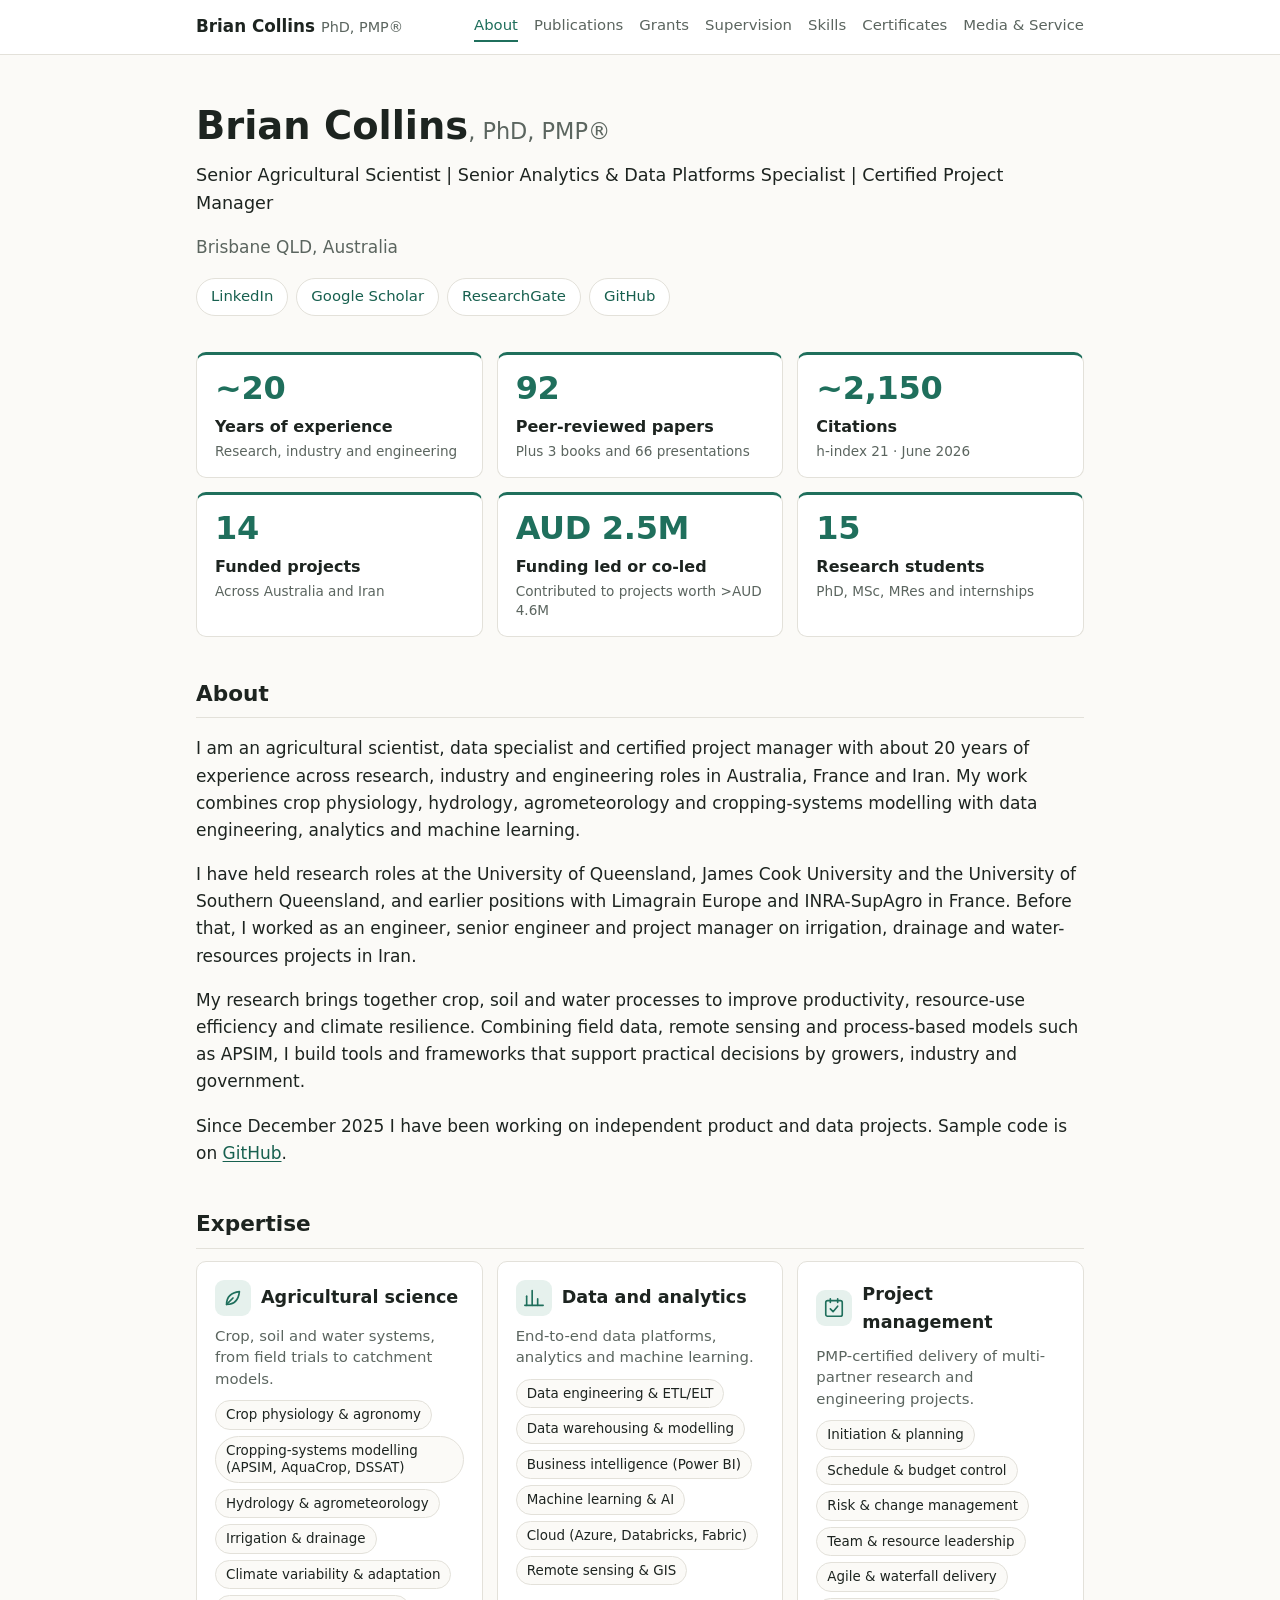
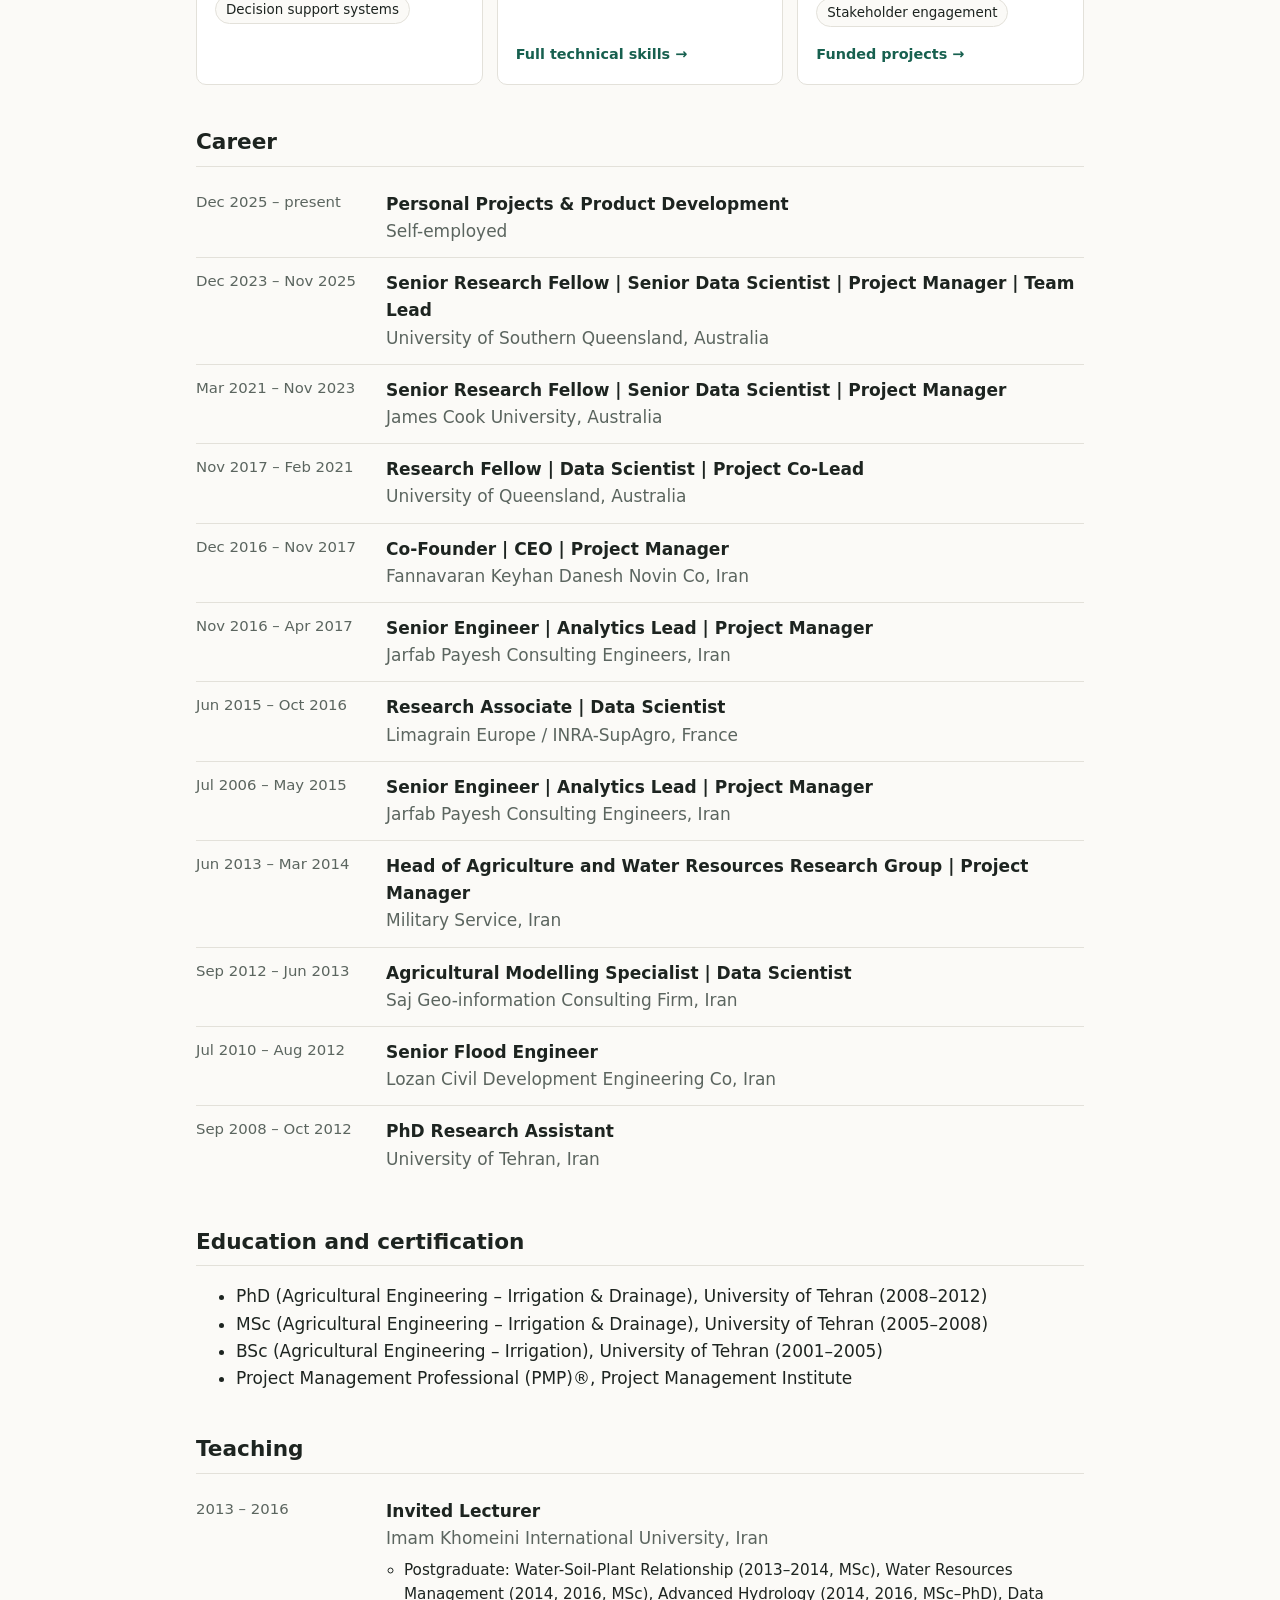
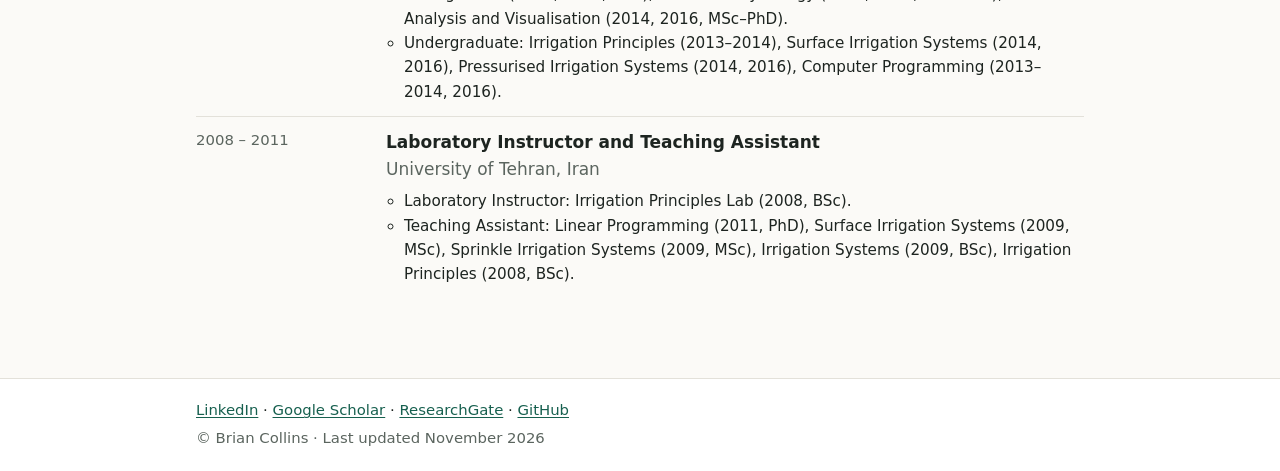
<file: index.html>
<!doctype html>
<html lang="en-AU">
<head>
<meta charset="utf-8">
<meta name="viewport" content="width=device-width, initial-scale=1">
<title>Brian Collins, PhD, PMP®</title>
<meta name="description" content="Brian Collins, PhD, PMP®: Senior Agricultural Scientist | Senior Analytics &amp; Data Platforms Specialist | Certified Project Manager.">
<link rel="canonical" href="https://drbriancollins.github.io/">
<link rel="icon" href="data:image/svg+xml,%3Csvg xmlns='http://www.w3.org/2000/svg' viewBox='0 0 64 64'%3E%3Crect width='64' height='64' rx='14' fill='%231f6f5c'/%3E%3Ctext x='32' y='42' font-family='Arial,sans-serif' font-size='28' font-weight='700' text-anchor='middle' fill='white'%3EBC%3C/text%3E%3C/svg%3E">
<link rel="stylesheet" href="assets/style.css">
</head>
<body>
<a class="skip" href="#main">Skip to content</a>
<header class="site-header">
  <div class="wrap">
    <a class="brand" href="./">Brian Collins<span>PhD, PMP®</span></a>
    <nav aria-label="Main"><a href="" aria-current="page">About</a><a href="publications/">Publications</a><a href="grants/">Grants</a><a href="student-supervision/">Supervision</a><a href="technical-skills/">Skills</a><a href="certificates/">Certificates</a><a href="other/">Media &amp; Service</a></nav>
  </div>
</header>
<main id="main" class="wrap">

<section class="hero">
  <h1>Brian Collins<span class="post">, PhD, PMP®</span></h1>
  <p class="headline">Senior Agricultural Scientist | Senior Analytics &amp; Data Platforms Specialist | Certified Project Manager</p>
  <p class="muted">Brisbane QLD, Australia</p>
  <div class="buttons"><a class="button" href="https://www.linkedin.com/in/drbriancollins" rel="noopener">LinkedIn</a><a class="button" href="https://scholar.google.com/citations?user=UDJ355oAAAAJ" rel="noopener">Google Scholar</a><a class="button" href="https://www.researchgate.net/profile/Brian-Collins-6" rel="noopener">ResearchGate</a><a class="button" href="https://github.com/drbriancollins/MySampleWork" rel="noopener">GitHub</a></div>
</section>
<section class="stats" aria-label="Highlights"><div class="stat"><strong>~20</strong><span class="label">Years of experience</span><span class="sub">Research, industry and engineering</span></div><div class="stat"><strong>92</strong><span class="label">Peer-reviewed papers</span><span class="sub">Plus 3 books and 66 presentations</span></div><div class="stat"><strong>~2,150</strong><span class="label">Citations</span><span class="sub">h-index 21 · June 2026</span></div><div class="stat"><strong>14</strong><span class="label">Funded projects</span><span class="sub">Across Australia and Iran</span></div><div class="stat"><strong>AUD 2.5M</strong><span class="label">Funding led or co-led</span><span class="sub">Contributed to projects worth &gt;AUD 4.6M</span></div><div class="stat"><strong>15</strong><span class="label">Research students</span><span class="sub">PhD, MSc, MRes and internships</span></div></section>
<section><h2>About</h2><p>I am an agricultural scientist, data specialist and certified project manager with about 20 years of experience across research, industry and engineering roles in Australia, France and Iran. My work combines crop physiology, hydrology, agrometeorology and cropping-systems modelling with data engineering, analytics and machine learning.</p><p>I have held research roles at the University of Queensland, James Cook University and the University of Southern Queensland, and earlier positions with Limagrain Europe and INRA-SupAgro in France. Before that, I worked as an engineer, senior engineer and project manager on irrigation, drainage and water-resources projects in Iran.</p><p>My research brings together crop, soil and water processes to improve productivity, resource-use efficiency and climate resilience. Combining field data, remote sensing and process-based models such as APSIM, I build tools and frameworks that support practical decisions by growers, industry and government.</p><p>Since December 2025 I have been working on independent product and data projects. Sample code is on <a href="https://github.com/drbriancollins/MySampleWork" target="_blank" rel="noopener noreferrer">GitHub</a>.</p></section>
<section><h2>Expertise</h2><div class="cards"><div class="card exp"><div class="exp-head"><svg class="icon" viewBox="0 0 24 24" aria-hidden="true" fill="none" stroke="currentColor" stroke-width="1.8" stroke-linecap="round" stroke-linejoin="round"><path d="M5 19c0-8 5-13 14-14-1 9-6 14-14 14z"/><path d="M5 19l7-7"/></svg><h3>Agricultural science</h3></div><p class="exp-sum">Crop, soil and water systems, from field trials to catchment models.</p><ul class="chips"><li>Crop physiology &amp; agronomy</li><li>Cropping-systems modelling (APSIM, AquaCrop, DSSAT)</li><li>Hydrology &amp; agrometeorology</li><li>Irrigation &amp; drainage</li><li>Climate variability &amp; adaptation</li><li>Decision support systems</li></ul></div><div class="card exp"><div class="exp-head"><svg class="icon" viewBox="0 0 24 24" aria-hidden="true" fill="none" stroke="currentColor" stroke-width="1.8" stroke-linecap="round" stroke-linejoin="round"><path d="M4 20V10"/><path d="M10 20V4"/><path d="M16 20v-7"/><path d="M22 20H2"/></svg><h3>Data and analytics</h3></div><p class="exp-sum">End-to-end data platforms, analytics and machine learning.</p><ul class="chips"><li>Data engineering &amp; ETL/ELT</li><li>Data warehousing &amp; modelling</li><li>Business intelligence (Power BI)</li><li>Machine learning &amp; AI</li><li>Cloud (Azure, Databricks, Fabric)</li><li>Remote sensing &amp; GIS</li></ul><a class="more" href="technical-skills/">Full technical skills →</a></div><div class="card exp"><div class="exp-head"><svg class="icon" viewBox="0 0 24 24" aria-hidden="true" fill="none" stroke="currentColor" stroke-width="1.8" stroke-linecap="round" stroke-linejoin="round"><rect x="3" y="4" width="18" height="17" rx="2"/><path d="M8 2v4M16 2v4"/><path d="M8 13l3 3 5-6"/></svg><h3>Project management</h3></div><p class="exp-sum">PMP-certified delivery of multi-partner research and engineering projects.</p><ul class="chips"><li>Initiation &amp; planning</li><li>Schedule &amp; budget control</li><li>Risk &amp; change management</li><li>Team &amp; resource leadership</li><li>Agile &amp; waterfall delivery</li><li>Stakeholder engagement</li></ul><a class="more" href="grants/">Funded projects →</a></div></div></section>
<section><h2>Career</h2><ol class="timeline"><li><span class="dates">Dec 2025 – present</span><div><strong>Personal Projects &amp; Product Development</strong><span class="org">Self-employed</span></div></li><li><span class="dates">Dec 2023 – Nov 2025</span><div><strong>Senior Research Fellow | Senior Data Scientist | Project Manager | Team Lead</strong><span class="org">University of Southern Queensland, Australia</span></div></li><li><span class="dates">Mar 2021 – Nov 2023</span><div><strong>Senior Research Fellow | Senior Data Scientist | Project Manager</strong><span class="org">James Cook University, Australia</span></div></li><li><span class="dates">Nov 2017 – Feb 2021</span><div><strong>Research Fellow | Data Scientist | Project Co-Lead</strong><span class="org">University of Queensland, Australia</span></div></li><li><span class="dates">Dec 2016 – Nov 2017</span><div><strong>Co-Founder | CEO | Project Manager</strong><span class="org">Fannavaran Keyhan Danesh Novin Co, Iran</span></div></li><li><span class="dates">Nov 2016 – Apr 2017</span><div><strong>Senior Engineer | Analytics Lead | Project Manager</strong><span class="org">Jarfab Payesh Consulting Engineers, Iran</span></div></li><li><span class="dates">Jun 2015 – Oct 2016</span><div><strong>Research Associate | Data Scientist</strong><span class="org">Limagrain Europe / INRA-SupAgro, France</span></div></li><li><span class="dates">Jul 2006 – May 2015</span><div><strong>Senior Engineer | Analytics Lead | Project Manager</strong><span class="org">Jarfab Payesh Consulting Engineers, Iran</span></div></li><li><span class="dates">Jun 2013 – Mar 2014</span><div><strong>Head of Agriculture and Water Resources Research Group | Project Manager</strong><span class="org">Military Service, Iran</span></div></li><li><span class="dates">Sep 2012 – Jun 2013</span><div><strong>Agricultural Modelling Specialist | Data Scientist</strong><span class="org">Saj Geo-information Consulting Firm, Iran</span></div></li><li><span class="dates">Jul 2010 – Aug 2012</span><div><strong>Senior Flood Engineer</strong><span class="org">Lozan Civil Development Engineering Co, Iran</span></div></li><li><span class="dates">Sep 2008 – Oct 2012</span><div><strong>PhD Research Assistant</strong><span class="org">University of Tehran, Iran</span></div></li></ol></section>
<section><h2>Education and certification</h2><ul><li>PhD (Agricultural Engineering – Irrigation &amp; Drainage), University of Tehran (2008–2012)</li><li>MSc (Agricultural Engineering – Irrigation &amp; Drainage), University of Tehran (2005–2008)</li><li>BSc (Agricultural Engineering – Irrigation), University of Tehran (2001–2005)</li><li>Project Management Professional (PMP)®, Project Management Institute</li></ul></section>
<section><h2>Teaching</h2><ol class="timeline"><li><span class="dates">2013 – 2016</span><div><strong>Invited Lecturer</strong><span class="org">Imam Khomeini International University, Iran</span><ul class="details"><li>Postgraduate: Water-Soil-Plant Relationship (2013–2014, MSc), Water Resources Management (2014, 2016, MSc), Advanced Hydrology (2014, 2016, MSc–PhD), Data Analysis and Visualisation (2014, 2016, MSc–PhD).</li><li>Undergraduate: Irrigation Principles (2013–2014), Surface Irrigation Systems (2014, 2016), Pressurised Irrigation Systems (2014, 2016), Computer Programming (2013–2014, 2016).</li></ul></div></li><li><span class="dates">2008 – 2011</span><div><strong>Laboratory Instructor and Teaching Assistant</strong><span class="org">University of Tehran, Iran</span><ul class="details"><li>Laboratory Instructor: Irrigation Principles Lab (2008, BSc).</li><li>Teaching Assistant: Linear Programming (2011, PhD), Surface Irrigation Systems (2009, MSc), Sprinkle Irrigation Systems (2009, MSc), Irrigation Systems (2009, BSc), Irrigation Principles (2008, BSc).</li></ul></div></li></ol></section>

</main>
<footer class="site-footer">
  <div class="wrap">
    <p><a href="https://www.linkedin.com/in/drbriancollins" target="_blank" rel="noopener noreferrer">LinkedIn</a> · <a href="https://scholar.google.com/citations?user=UDJ355oAAAAJ" target="_blank" rel="noopener noreferrer">Google Scholar</a> · <a href="https://www.researchgate.net/profile/Brian-Collins-6" target="_blank" rel="noopener noreferrer">ResearchGate</a> · <a href="https://github.com/drbriancollins/MySampleWork" target="_blank" rel="noopener noreferrer">GitHub</a></p>
    <p class="muted">© Brian Collins · Last updated November 2026</p>
  </div>
</footer>
</body>
</html>
</file>
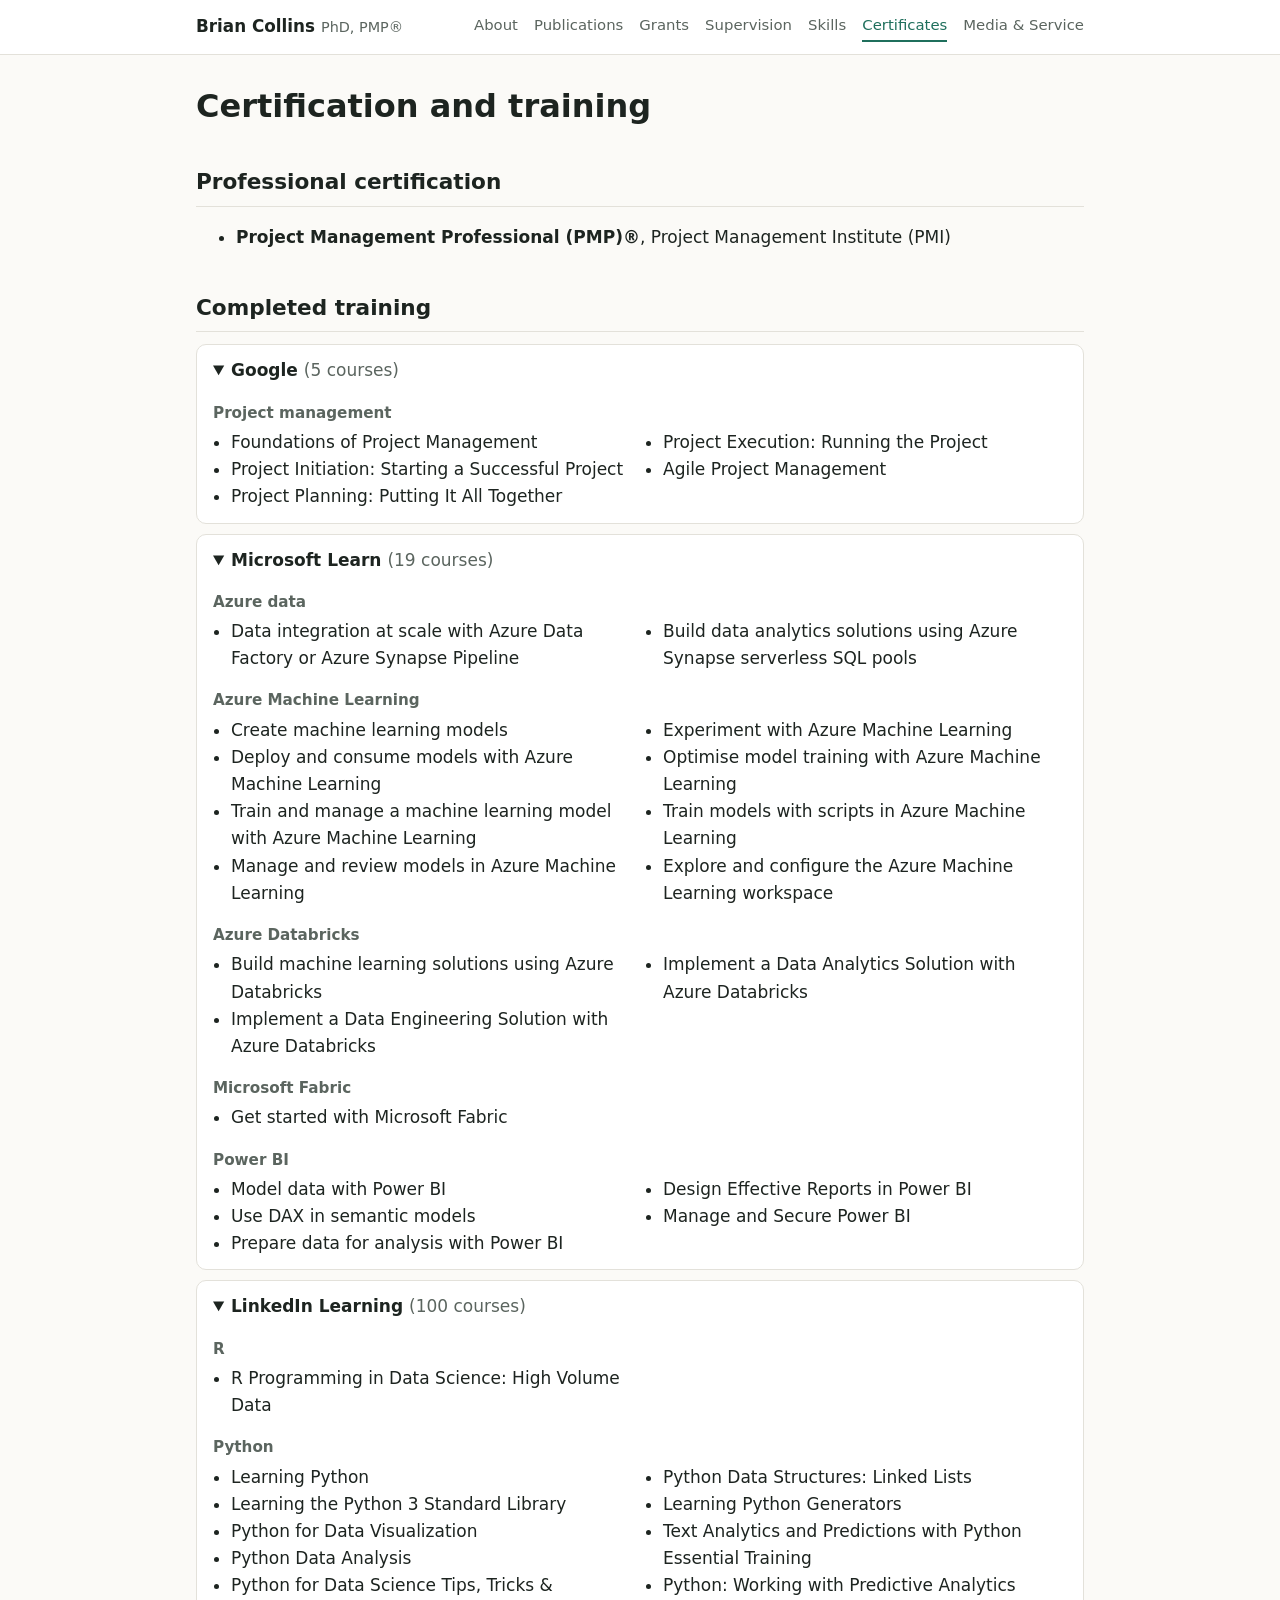
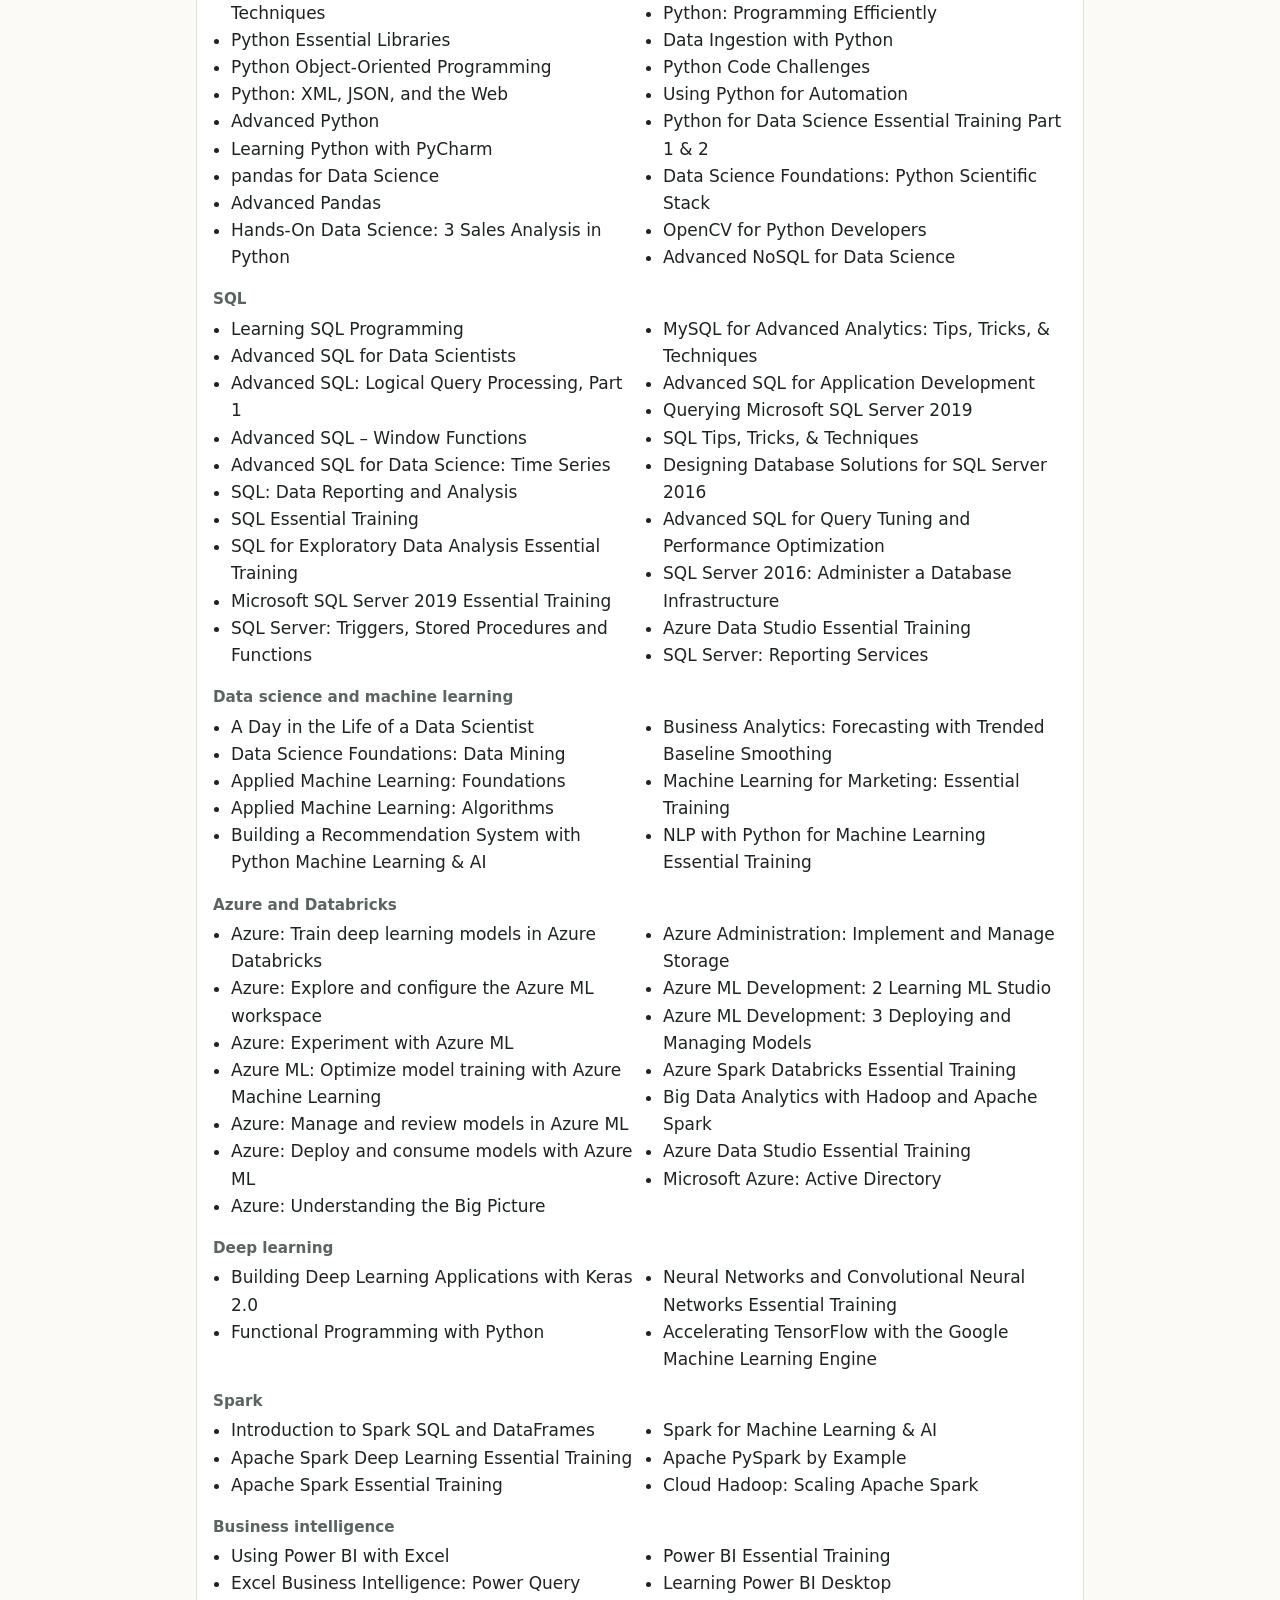
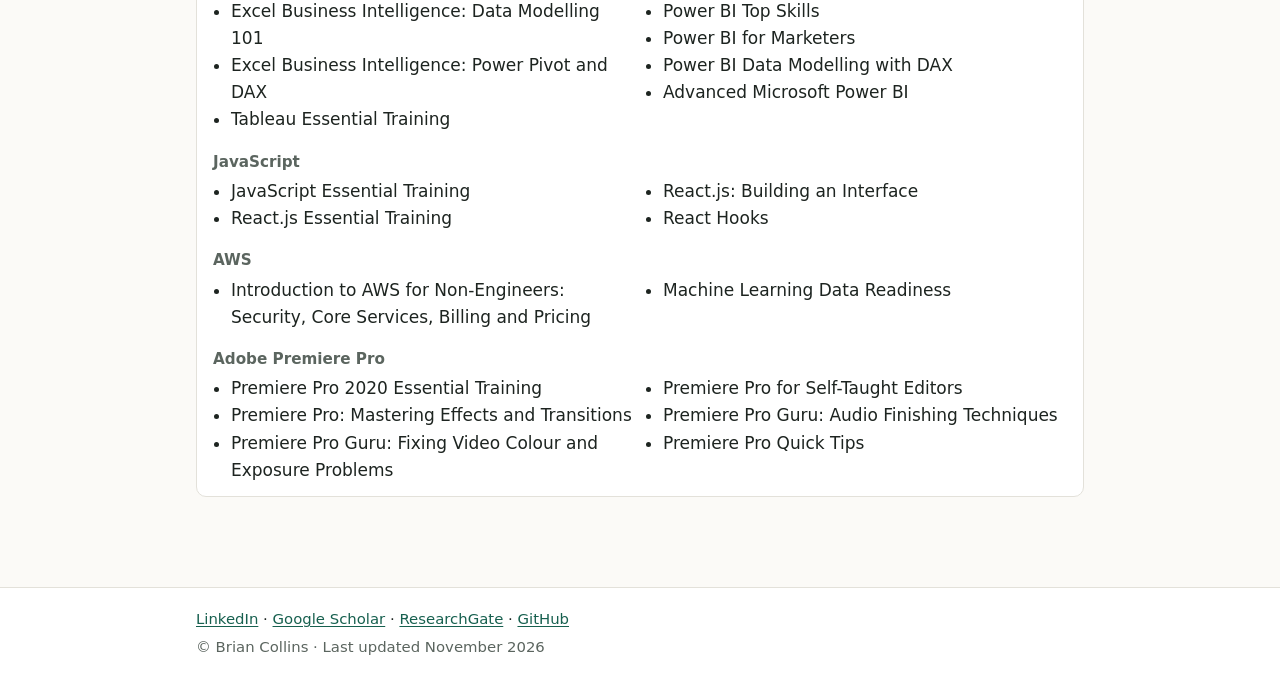
<file: certificates/index.html>
<!doctype html>
<html lang="en-AU">
<head>
<meta charset="utf-8">
<meta name="viewport" content="width=device-width, initial-scale=1">
<title>Certification and training | Brian Collins</title>
<meta name="description" content="Professional certification and training completed by Brian Collins.">
<link rel="canonical" href="https://drbriancollins.github.io/certificates/">
<link rel="icon" href="data:image/svg+xml,%3Csvg xmlns='http://www.w3.org/2000/svg' viewBox='0 0 64 64'%3E%3Crect width='64' height='64' rx='14' fill='%231f6f5c'/%3E%3Ctext x='32' y='42' font-family='Arial,sans-serif' font-size='28' font-weight='700' text-anchor='middle' fill='white'%3EBC%3C/text%3E%3C/svg%3E">
<link rel="stylesheet" href="../assets/style.css">
</head>
<body>
<a class="skip" href="#main">Skip to content</a>
<header class="site-header">
  <div class="wrap">
    <a class="brand" href="../">Brian Collins<span>PhD, PMP®</span></a>
    <nav aria-label="Main"><a href="../">About</a><a href="../publications/">Publications</a><a href="../grants/">Grants</a><a href="../student-supervision/">Supervision</a><a href="../technical-skills/">Skills</a><a href="../certificates/" aria-current="page">Certificates</a><a href="../other/">Media &amp; Service</a></nav>
  </div>
</header>
<main id="main" class="wrap">
<h1>Certification and training</h1><h2>Professional certification</h2><ul><li><strong>Project Management Professional (PMP)®</strong>, Project Management Institute (PMI)</li></ul><h2>Completed training</h2><details open><summary>Google <span class="count">(5 courses)</span></summary><h4>Project management</h4><ul class="courses"><li>Foundations of Project Management</li><li>Project Initiation: Starting a Successful Project</li><li>Project Planning: Putting It All Together</li><li>Project Execution: Running the Project</li><li>Agile Project Management</li></ul></details><details open><summary>Microsoft Learn <span class="count">(19 courses)</span></summary><h4>Azure data</h4><ul class="courses"><li>Data integration at scale with Azure Data Factory or Azure Synapse Pipeline</li><li>Build data analytics solutions using Azure Synapse serverless SQL pools</li></ul><h4>Azure Machine Learning</h4><ul class="courses"><li>Create machine learning models</li><li>Deploy and consume models with Azure Machine Learning</li><li>Train and manage a machine learning model with Azure Machine Learning</li><li>Manage and review models in Azure Machine Learning</li><li>Experiment with Azure Machine Learning</li><li>Optimise model training with Azure Machine Learning</li><li>Train models with scripts in Azure Machine Learning</li><li>Explore and configure the Azure Machine Learning workspace</li></ul><h4>Azure Databricks</h4><ul class="courses"><li>Build machine learning solutions using Azure Databricks</li><li>Implement a Data Engineering Solution with Azure Databricks</li><li>Implement a Data Analytics Solution with Azure Databricks</li></ul><h4>Microsoft Fabric</h4><ul class="courses"><li>Get started with Microsoft Fabric</li></ul><h4>Power BI</h4><ul class="courses"><li>Model data with Power BI</li><li>Use DAX in semantic models</li><li>Prepare data for analysis with Power BI</li><li>Design Effective Reports in Power BI</li><li>Manage and Secure Power BI</li></ul></details><details open><summary>LinkedIn Learning <span class="count">(100 courses)</span></summary><h4>R</h4><ul class="courses"><li>R Programming in Data Science: High Volume Data</li></ul><h4>Python</h4><ul class="courses"><li>Learning Python</li><li>Learning the Python 3 Standard Library</li><li>Python for Data Visualization</li><li>Python Data Analysis</li><li>Python for Data Science Tips, Tricks &amp; Techniques</li><li>Python Essential Libraries</li><li>Python Object-Oriented Programming</li><li>Python: XML, JSON, and the Web</li><li>Advanced Python</li><li>Learning Python with PyCharm</li><li>pandas for Data Science</li><li>Advanced Pandas</li><li>Hands-On Data Science: 3 Sales Analysis in Python</li><li>Python Data Structures: Linked Lists</li><li>Learning Python Generators</li><li>Text Analytics and Predictions with Python Essential Training</li><li>Python: Working with Predictive Analytics</li><li>Python: Programming Efficiently</li><li>Data Ingestion with Python</li><li>Python Code Challenges</li><li>Using Python for Automation</li><li>Python for Data Science Essential Training Part 1 &amp; 2</li><li>Data Science Foundations: Python Scientific Stack</li><li>OpenCV for Python Developers</li><li>Advanced NoSQL for Data Science</li></ul><h4>SQL</h4><ul class="courses"><li>Learning SQL Programming</li><li>Advanced SQL for Data Scientists</li><li>Advanced SQL: Logical Query Processing, Part 1</li><li>Advanced SQL – Window Functions</li><li>Advanced SQL for Data Science: Time Series</li><li>SQL: Data Reporting and Analysis</li><li>SQL Essential Training</li><li>SQL for Exploratory Data Analysis Essential Training</li><li>Microsoft SQL Server 2019 Essential Training</li><li>SQL Server: Triggers, Stored Procedures and Functions</li><li>MySQL for Advanced Analytics: Tips, Tricks, &amp; Techniques</li><li>Advanced SQL for Application Development</li><li>Querying Microsoft SQL Server 2019</li><li>SQL Tips, Tricks, &amp; Techniques</li><li>Designing Database Solutions for SQL Server 2016</li><li>Advanced SQL for Query Tuning and Performance Optimization</li><li>SQL Server 2016: Administer a Database Infrastructure</li><li>Azure Data Studio Essential Training</li><li>SQL Server: Reporting Services</li></ul><h4>Data science and machine learning</h4><ul class="courses"><li>A Day in the Life of a Data Scientist</li><li>Data Science Foundations: Data Mining</li><li>Applied Machine Learning: Foundations</li><li>Applied Machine Learning: Algorithms</li><li>Building a Recommendation System with Python Machine Learning &amp; AI</li><li>Business Analytics: Forecasting with Trended Baseline Smoothing</li><li>Machine Learning for Marketing: Essential Training</li><li>NLP with Python for Machine Learning Essential Training</li></ul><h4>Azure and Databricks</h4><ul class="courses"><li>Azure: Train deep learning models in Azure Databricks</li><li>Azure: Explore and configure the Azure ML workspace</li><li>Azure: Experiment with Azure ML</li><li>Azure ML: Optimize model training with Azure Machine Learning</li><li>Azure: Manage and review models in Azure ML</li><li>Azure: Deploy and consume models with Azure ML</li><li>Azure: Understanding the Big Picture</li><li>Azure Administration: Implement and Manage Storage</li><li>Azure ML Development: 2 Learning ML Studio</li><li>Azure ML Development: 3 Deploying and Managing Models</li><li>Azure Spark Databricks Essential Training</li><li>Big Data Analytics with Hadoop and Apache Spark</li><li>Azure Data Studio Essential Training</li><li>Microsoft Azure: Active Directory</li></ul><h4>Deep learning</h4><ul class="courses"><li>Building Deep Learning Applications with Keras 2.0</li><li>Functional Programming with Python</li><li>Neural Networks and Convolutional Neural Networks Essential Training</li><li>Accelerating TensorFlow with the Google Machine Learning Engine</li></ul><h4>Spark</h4><ul class="courses"><li>Introduction to Spark SQL and DataFrames</li><li>Apache Spark Deep Learning Essential Training</li><li>Apache Spark Essential Training</li><li>Spark for Machine Learning &amp; AI</li><li>Apache PySpark by Example</li><li>Cloud Hadoop: Scaling Apache Spark</li></ul><h4>Business intelligence</h4><ul class="courses"><li>Using Power BI with Excel</li><li>Excel Business Intelligence: Power Query</li><li>Excel Business Intelligence: Data Modelling 101</li><li>Excel Business Intelligence: Power Pivot and DAX</li><li>Tableau Essential Training</li><li>Power BI Essential Training</li><li>Learning Power BI Desktop</li><li>Power BI Top Skills</li><li>Power BI for Marketers</li><li>Power BI Data Modelling with DAX</li><li>Advanced Microsoft Power BI</li></ul><h4>JavaScript</h4><ul class="courses"><li>JavaScript Essential Training</li><li>React.js Essential Training</li><li>React.js: Building an Interface</li><li>React Hooks</li></ul><h4>AWS</h4><ul class="courses"><li>Introduction to AWS for Non-Engineers: Security, Core Services, Billing and Pricing</li><li>Machine Learning Data Readiness</li></ul><h4>Adobe Premiere Pro</h4><ul class="courses"><li>Premiere Pro 2020 Essential Training</li><li>Premiere Pro: Mastering Effects and Transitions</li><li>Premiere Pro Guru: Fixing Video Colour and Exposure Problems</li><li>Premiere Pro for Self-Taught Editors</li><li>Premiere Pro Guru: Audio Finishing Techniques</li><li>Premiere Pro Quick Tips</li></ul></details>
</main>
<footer class="site-footer">
  <div class="wrap">
    <p><a href="https://www.linkedin.com/in/drbriancollins" target="_blank" rel="noopener noreferrer">LinkedIn</a> · <a href="https://scholar.google.com/citations?user=UDJ355oAAAAJ" target="_blank" rel="noopener noreferrer">Google Scholar</a> · <a href="https://www.researchgate.net/profile/Brian-Collins-6" target="_blank" rel="noopener noreferrer">ResearchGate</a> · <a href="https://github.com/drbriancollins/MySampleWork" target="_blank" rel="noopener noreferrer">GitHub</a></p>
    <p class="muted">© Brian Collins · Last updated November 2026</p>
  </div>
</footer>
</body>
</html>
</file>
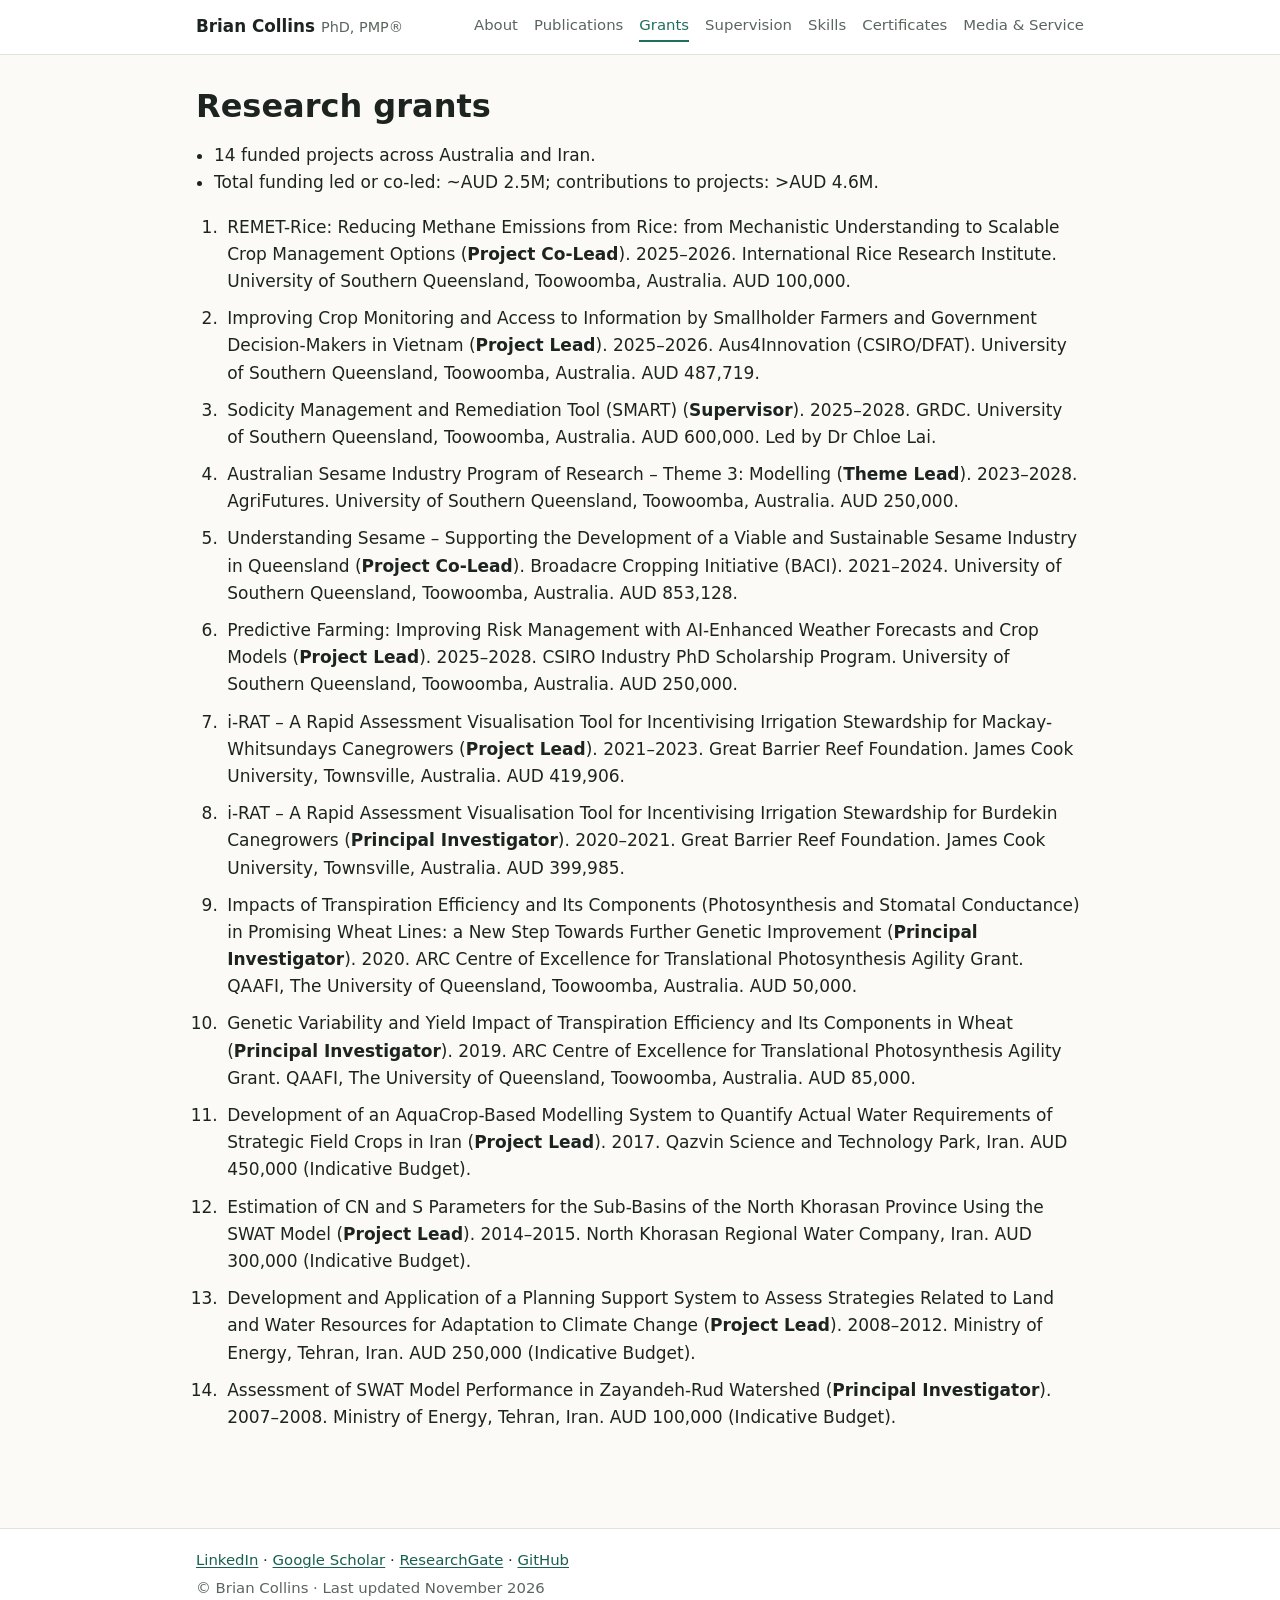
<file: grants/index.html>
<!doctype html>
<html lang="en-AU">
<head>
<meta charset="utf-8">
<meta name="viewport" content="width=device-width, initial-scale=1">
<title>Research grants | Brian Collins</title>
<meta name="description" content="Funded research projects led or contributed to by Brian Collins.">
<link rel="canonical" href="https://drbriancollins.github.io/grants/">
<link rel="icon" href="data:image/svg+xml,%3Csvg xmlns='http://www.w3.org/2000/svg' viewBox='0 0 64 64'%3E%3Crect width='64' height='64' rx='14' fill='%231f6f5c'/%3E%3Ctext x='32' y='42' font-family='Arial,sans-serif' font-size='28' font-weight='700' text-anchor='middle' fill='white'%3EBC%3C/text%3E%3C/svg%3E">
<link rel="stylesheet" href="../assets/style.css">
</head>
<body>
<a class="skip" href="#main">Skip to content</a>
<header class="site-header">
  <div class="wrap">
    <a class="brand" href="../">Brian Collins<span>PhD, PMP®</span></a>
    <nav aria-label="Main"><a href="../">About</a><a href="../publications/">Publications</a><a href="../grants/" aria-current="page">Grants</a><a href="../student-supervision/">Supervision</a><a href="../technical-skills/">Skills</a><a href="../certificates/">Certificates</a><a href="../other/">Media &amp; Service</a></nav>
  </div>
</header>
<main id="main" class="wrap">
<h1>Research grants</h1><ul class="summary"><li>14 funded projects across Australia and Iran.</li><li>Total funding led or co-led: ~AUD 2.5M; contributions to projects: &gt;AUD 4.6M.</li></ul><ol class="entries"><li>REMET-Rice: Reducing Methane Emissions from Rice: from Mechanistic Understanding to Scalable Crop Management Options (<strong>Project Co-Lead</strong>). 2025–2026. International Rice Research Institute. University of Southern Queensland, Toowoomba, Australia. AUD 100,000.</li><li>Improving Crop Monitoring and Access to Information by Smallholder Farmers and Government Decision-Makers in Vietnam (<strong>Project Lead</strong>). 2025–2026. Aus4Innovation (CSIRO/DFAT). University of Southern Queensland, Toowoomba, Australia. AUD 487,719.</li><li>Sodicity Management and Remediation Tool (SMART) (<strong>Supervisor</strong>). 2025–2028. GRDC. University of Southern Queensland, Toowoomba, Australia. AUD 600,000. Led by Dr Chloe Lai.</li><li>Australian Sesame Industry Program of Research – Theme 3: Modelling (<strong>Theme Lead</strong>). 2023–2028. AgriFutures. University of Southern Queensland, Toowoomba, Australia. AUD 250,000.</li><li>Understanding Sesame – Supporting the Development of a Viable and Sustainable Sesame Industry in Queensland (<strong>Project Co-Lead</strong>). Broadacre Cropping Initiative (BACI). 2021–2024. University of Southern Queensland, Toowoomba, Australia. AUD 853,128.</li><li>Predictive Farming: Improving Risk Management with AI-Enhanced Weather Forecasts and Crop Models (<strong>Project Lead</strong>). 2025–2028. CSIRO Industry PhD Scholarship Program. University of Southern Queensland, Toowoomba, Australia. AUD 250,000.</li><li>i-RAT – A Rapid Assessment Visualisation Tool for Incentivising Irrigation Stewardship for Mackay-Whitsundays Canegrowers (<strong>Project Lead</strong>). 2021–2023. Great Barrier Reef Foundation. James Cook University, Townsville, Australia. AUD 419,906.</li><li>i-RAT – A Rapid Assessment Visualisation Tool for Incentivising Irrigation Stewardship for Burdekin Canegrowers (<strong>Principal Investigator</strong>). 2020–2021. Great Barrier Reef Foundation. James Cook University, Townsville, Australia. AUD 399,985.</li><li>Impacts of Transpiration Efficiency and Its Components (Photosynthesis and Stomatal Conductance) in Promising Wheat Lines: a New Step Towards Further Genetic Improvement (<strong>Principal Investigator</strong>). 2020. ARC Centre of Excellence for Translational Photosynthesis Agility Grant. QAAFI, The University of Queensland, Toowoomba, Australia. AUD 50,000.</li><li>Genetic Variability and Yield Impact of Transpiration Efficiency and Its Components in Wheat (<strong>Principal Investigator</strong>). 2019. ARC Centre of Excellence for Translational Photosynthesis Agility Grant. QAAFI, The University of Queensland, Toowoomba, Australia. AUD 85,000.</li><li>Development of an AquaCrop-Based Modelling System to Quantify Actual Water Requirements of Strategic Field Crops in Iran (<strong>Project Lead</strong>). 2017. Qazvin Science and Technology Park, Iran. AUD 450,000 (Indicative Budget).</li><li>Estimation of CN and S Parameters for the Sub-Basins of the North Khorasan Province Using the SWAT Model (<strong>Project Lead</strong>). 2014–2015. North Khorasan Regional Water Company, Iran. AUD 300,000 (Indicative Budget).</li><li>Development and Application of a Planning Support System to Assess Strategies Related to Land and Water Resources for Adaptation to Climate Change (<strong>Project Lead</strong>). 2008–2012. Ministry of Energy, Tehran, Iran. AUD 250,000 (Indicative Budget).</li><li>Assessment of SWAT Model Performance in Zayandeh-Rud Watershed (<strong>Principal Investigator</strong>). 2007–2008. Ministry of Energy, Tehran, Iran. AUD 100,000 (Indicative Budget).</li></ol>
</main>
<footer class="site-footer">
  <div class="wrap">
    <p><a href="https://www.linkedin.com/in/drbriancollins" target="_blank" rel="noopener noreferrer">LinkedIn</a> · <a href="https://scholar.google.com/citations?user=UDJ355oAAAAJ" target="_blank" rel="noopener noreferrer">Google Scholar</a> · <a href="https://www.researchgate.net/profile/Brian-Collins-6" target="_blank" rel="noopener noreferrer">ResearchGate</a> · <a href="https://github.com/drbriancollins/MySampleWork" target="_blank" rel="noopener noreferrer">GitHub</a></p>
    <p class="muted">© Brian Collins · Last updated November 2026</p>
  </div>
</footer>
</body>
</html>
</file>
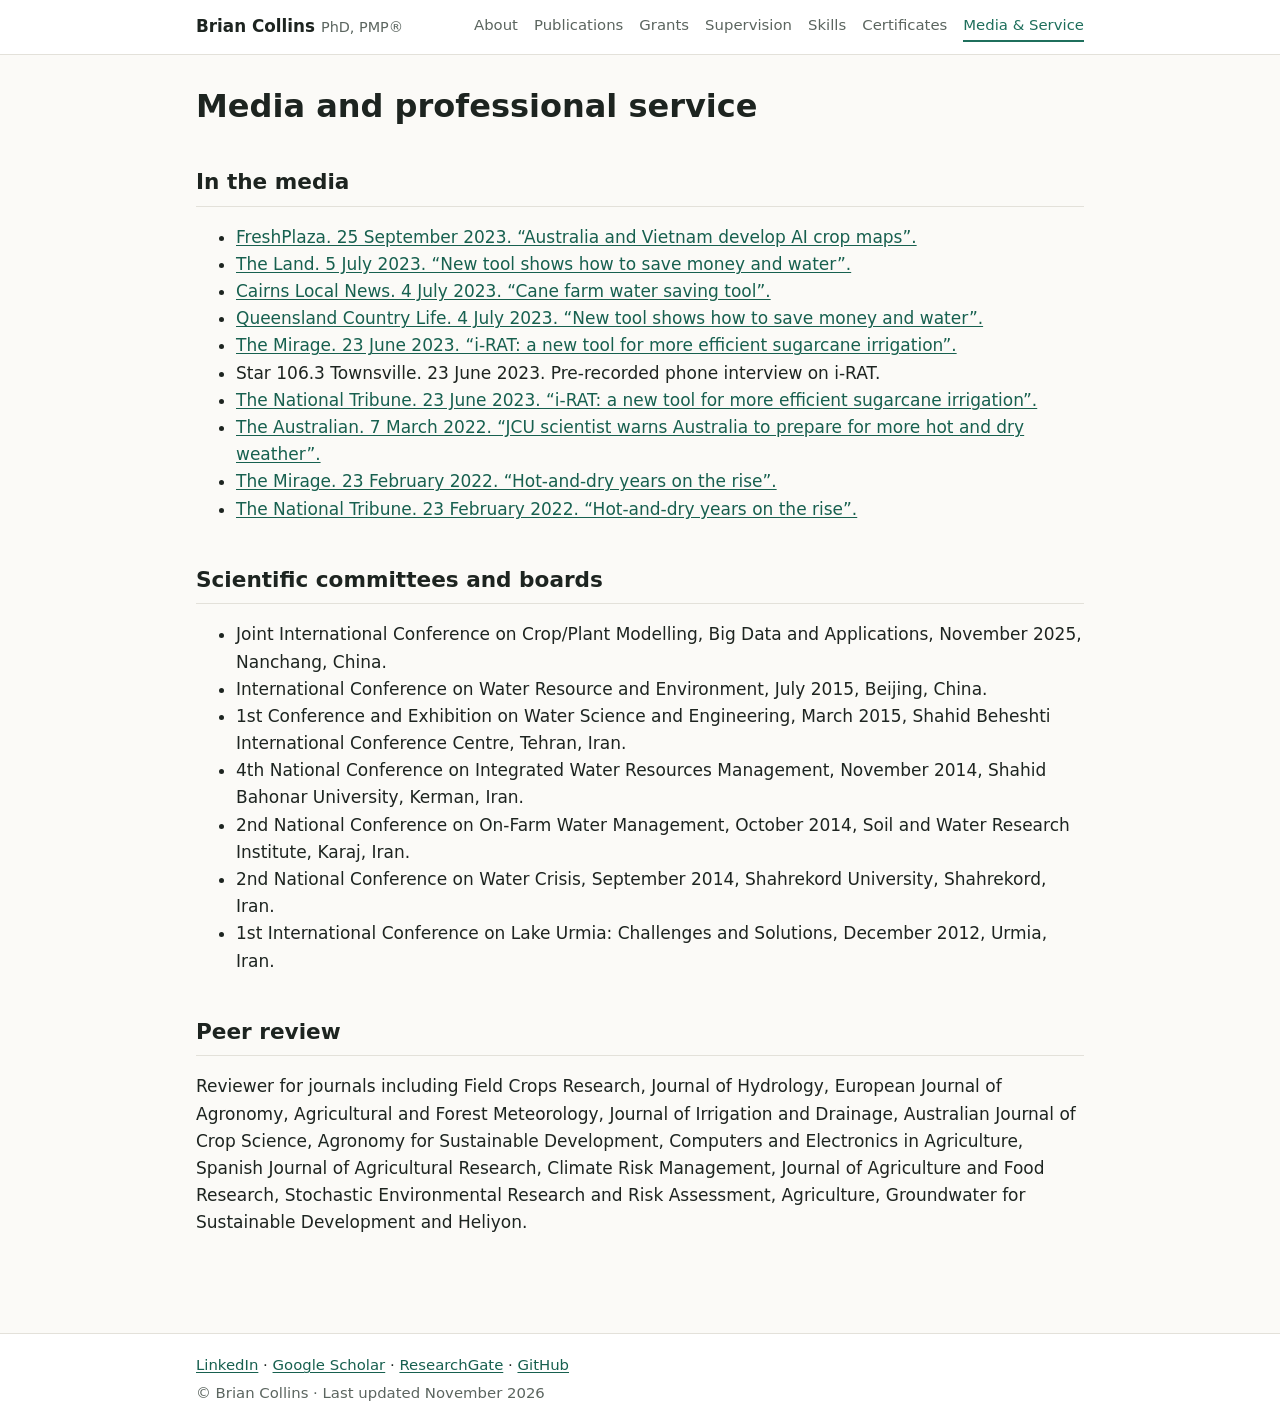
<file: other/index.html>
<!doctype html>
<html lang="en-AU">
<head>
<meta charset="utf-8">
<meta name="viewport" content="width=device-width, initial-scale=1">
<title>Media and service | Brian Collins</title>
<meta name="description" content="Media coverage and professional service of Brian Collins.">
<link rel="canonical" href="https://drbriancollins.github.io/other/">
<link rel="icon" href="data:image/svg+xml,%3Csvg xmlns='http://www.w3.org/2000/svg' viewBox='0 0 64 64'%3E%3Crect width='64' height='64' rx='14' fill='%231f6f5c'/%3E%3Ctext x='32' y='42' font-family='Arial,sans-serif' font-size='28' font-weight='700' text-anchor='middle' fill='white'%3EBC%3C/text%3E%3C/svg%3E">
<link rel="stylesheet" href="../assets/style.css">
</head>
<body>
<a class="skip" href="#main">Skip to content</a>
<header class="site-header">
  <div class="wrap">
    <a class="brand" href="../">Brian Collins<span>PhD, PMP®</span></a>
    <nav aria-label="Main"><a href="../">About</a><a href="../publications/">Publications</a><a href="../grants/">Grants</a><a href="../student-supervision/">Supervision</a><a href="../technical-skills/">Skills</a><a href="../certificates/">Certificates</a><a href="../other/" aria-current="page">Media &amp; Service</a></nav>
  </div>
</header>
<main id="main" class="wrap">
<h1>Media and professional service</h1><h2>In the media</h2><ul><li><a href="https://www.freshplaza.com/latin-america/article/9767701/australia-and-vietnam-develop-ai-crop-maps/" target="_blank" rel="noopener noreferrer">FreshPlaza. 25 September 2023. “Australia and Vietnam develop AI crop maps”.</a></li><li><a href="https://www.theland.com.au/story/8257583/new-tool-compares-irrigation-options/" target="_blank" rel="noopener noreferrer">The Land. 5 July 2023. “New tool shows how to save money and water”.</a></li><li><a href="https://www.cairnslocalnews.com.au/business/canefarm-water-saving-tool" target="_blank" rel="noopener noreferrer">Cairns Local News. 4 July 2023. “Cane farm water saving tool”.</a></li><li><a href="https://www.queenslandcountrylife.com.au/story/8256099/new-tool-compares-irrigation-options/" target="_blank" rel="noopener noreferrer">Queensland Country Life. 4 July 2023. “New tool shows how to save money and water”.</a></li><li><a href="https://www.miragenews.com/i-rat-new-tool-for-more-efficient-sugarcane-1032839/" target="_blank" rel="noopener noreferrer">The Mirage. 23 June 2023. “i-RAT: a new tool for more efficient sugarcane irrigation”.</a></li><li>Star 106.3 Townsville. 23 June 2023. Pre-recorded phone interview on i-RAT.</li><li><a href="https://www.nationaltribune.com.au/i-rat-new-tool-for-more-efficient-sugarcane-irrigation/" target="_blank" rel="noopener noreferrer">The National Tribune. 23 June 2023. “i-RAT: a new tool for more efficient sugarcane irrigation”.</a></li><li><a href="https://www.theaustralian.com.au/higher-education/jcu-scientists-warns-australia-to-prepare-for-more-hot-and-dry-weather/news-story/892bac60c743b972f4927e1b9783205f" target="_blank" rel="noopener noreferrer">The Australian. 7 March 2022. “JCU scientist warns Australia to prepare for more hot and dry weather”.</a></li><li><a href="https://www.miragenews.com/hot-and-dry-days-on-rise-729838/" target="_blank" rel="noopener noreferrer">The Mirage. 23 February 2022. “Hot-and-dry years on the rise”.</a></li><li><a href="https://www.nationaltribune.com.au/hot-and-dry-days-on-rise/" target="_blank" rel="noopener noreferrer">The National Tribune. 23 February 2022. “Hot-and-dry years on the rise”.</a></li></ul><h2>Scientific committees and boards</h2><ul><li>Joint International Conference on Crop/Plant Modelling, Big Data and Applications, November 2025, Nanchang, China.</li><li>International Conference on Water Resource and Environment, July 2015, Beijing, China.</li><li>1st Conference and Exhibition on Water Science and Engineering, March 2015, Shahid Beheshti International Conference Centre, Tehran, Iran.</li><li>4th National Conference on Integrated Water Resources Management, November 2014, Shahid Bahonar University, Kerman, Iran.</li><li>2nd National Conference on On-Farm Water Management, October 2014, Soil and Water Research Institute, Karaj, Iran.</li><li>2nd National Conference on Water Crisis, September 2014, Shahrekord University, Shahrekord, Iran.</li><li>1st International Conference on Lake Urmia: Challenges and Solutions, December 2012, Urmia, Iran.</li></ul><h2>Peer review</h2><p>Reviewer for journals including Field Crops Research, Journal of Hydrology, European Journal of Agronomy, Agricultural and Forest Meteorology, Journal of Irrigation and Drainage, Australian Journal of Crop Science, Agronomy for Sustainable Development, Computers and Electronics in Agriculture, Spanish Journal of Agricultural Research, Climate Risk Management, Journal of Agriculture and Food Research, Stochastic Environmental Research and Risk Assessment, Agriculture, Groundwater for Sustainable Development and Heliyon.</p>
</main>
<footer class="site-footer">
  <div class="wrap">
    <p><a href="https://www.linkedin.com/in/drbriancollins" target="_blank" rel="noopener noreferrer">LinkedIn</a> · <a href="https://scholar.google.com/citations?user=UDJ355oAAAAJ" target="_blank" rel="noopener noreferrer">Google Scholar</a> · <a href="https://www.researchgate.net/profile/Brian-Collins-6" target="_blank" rel="noopener noreferrer">ResearchGate</a> · <a href="https://github.com/drbriancollins/MySampleWork" target="_blank" rel="noopener noreferrer">GitHub</a></p>
    <p class="muted">© Brian Collins · Last updated November 2026</p>
  </div>
</footer>
</body>
</html>
</file>
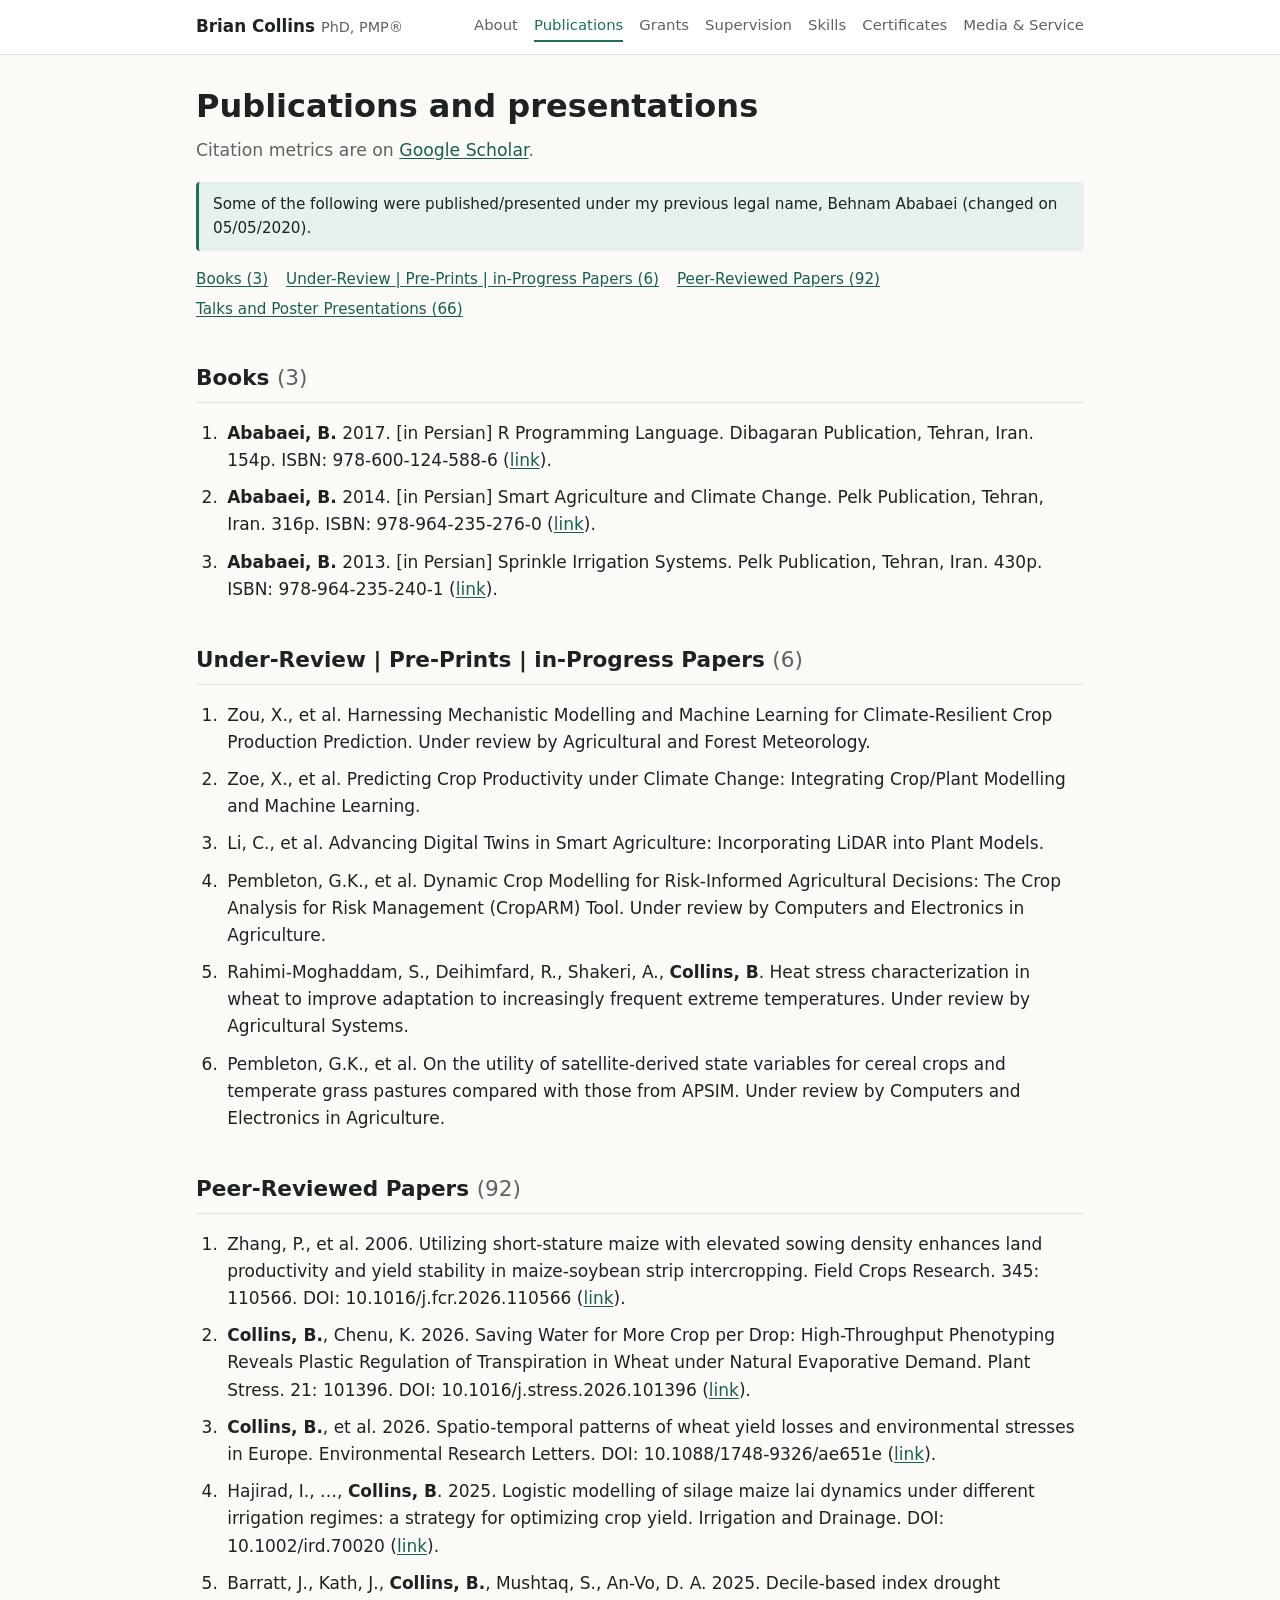
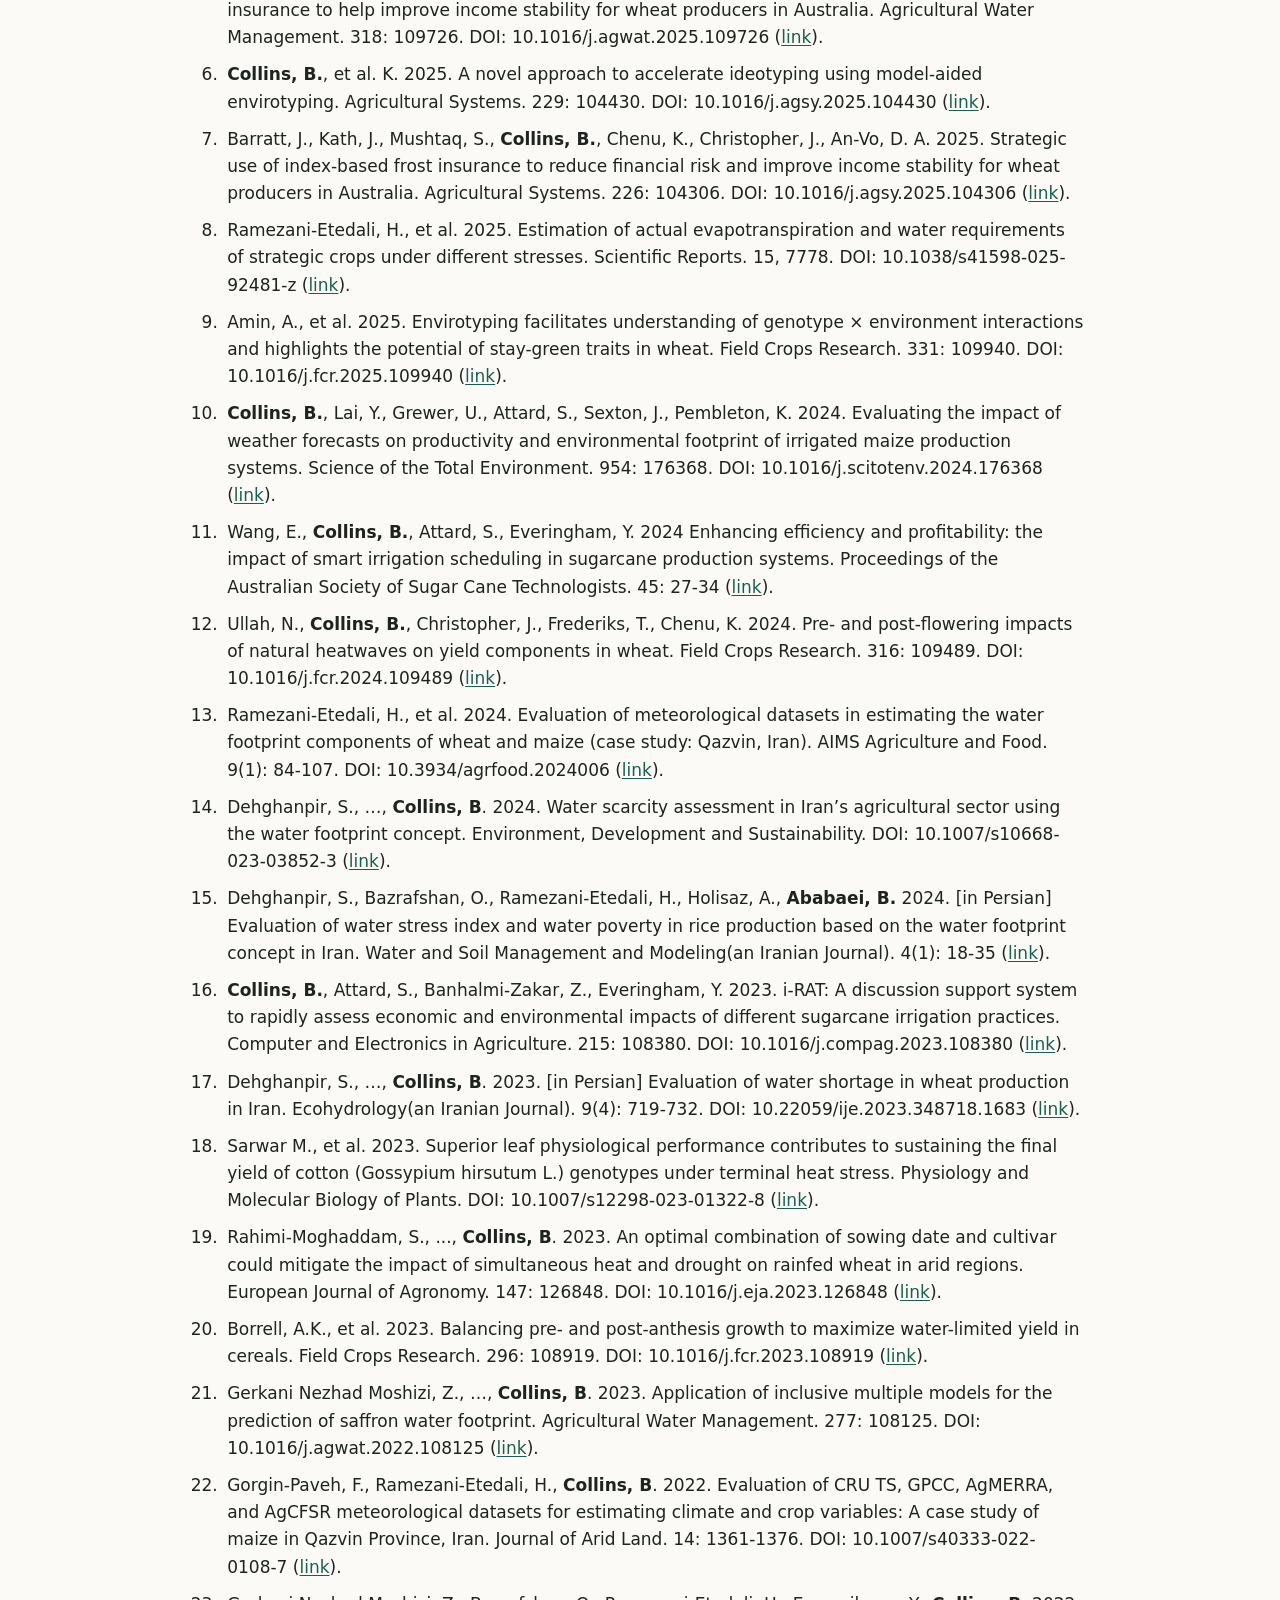
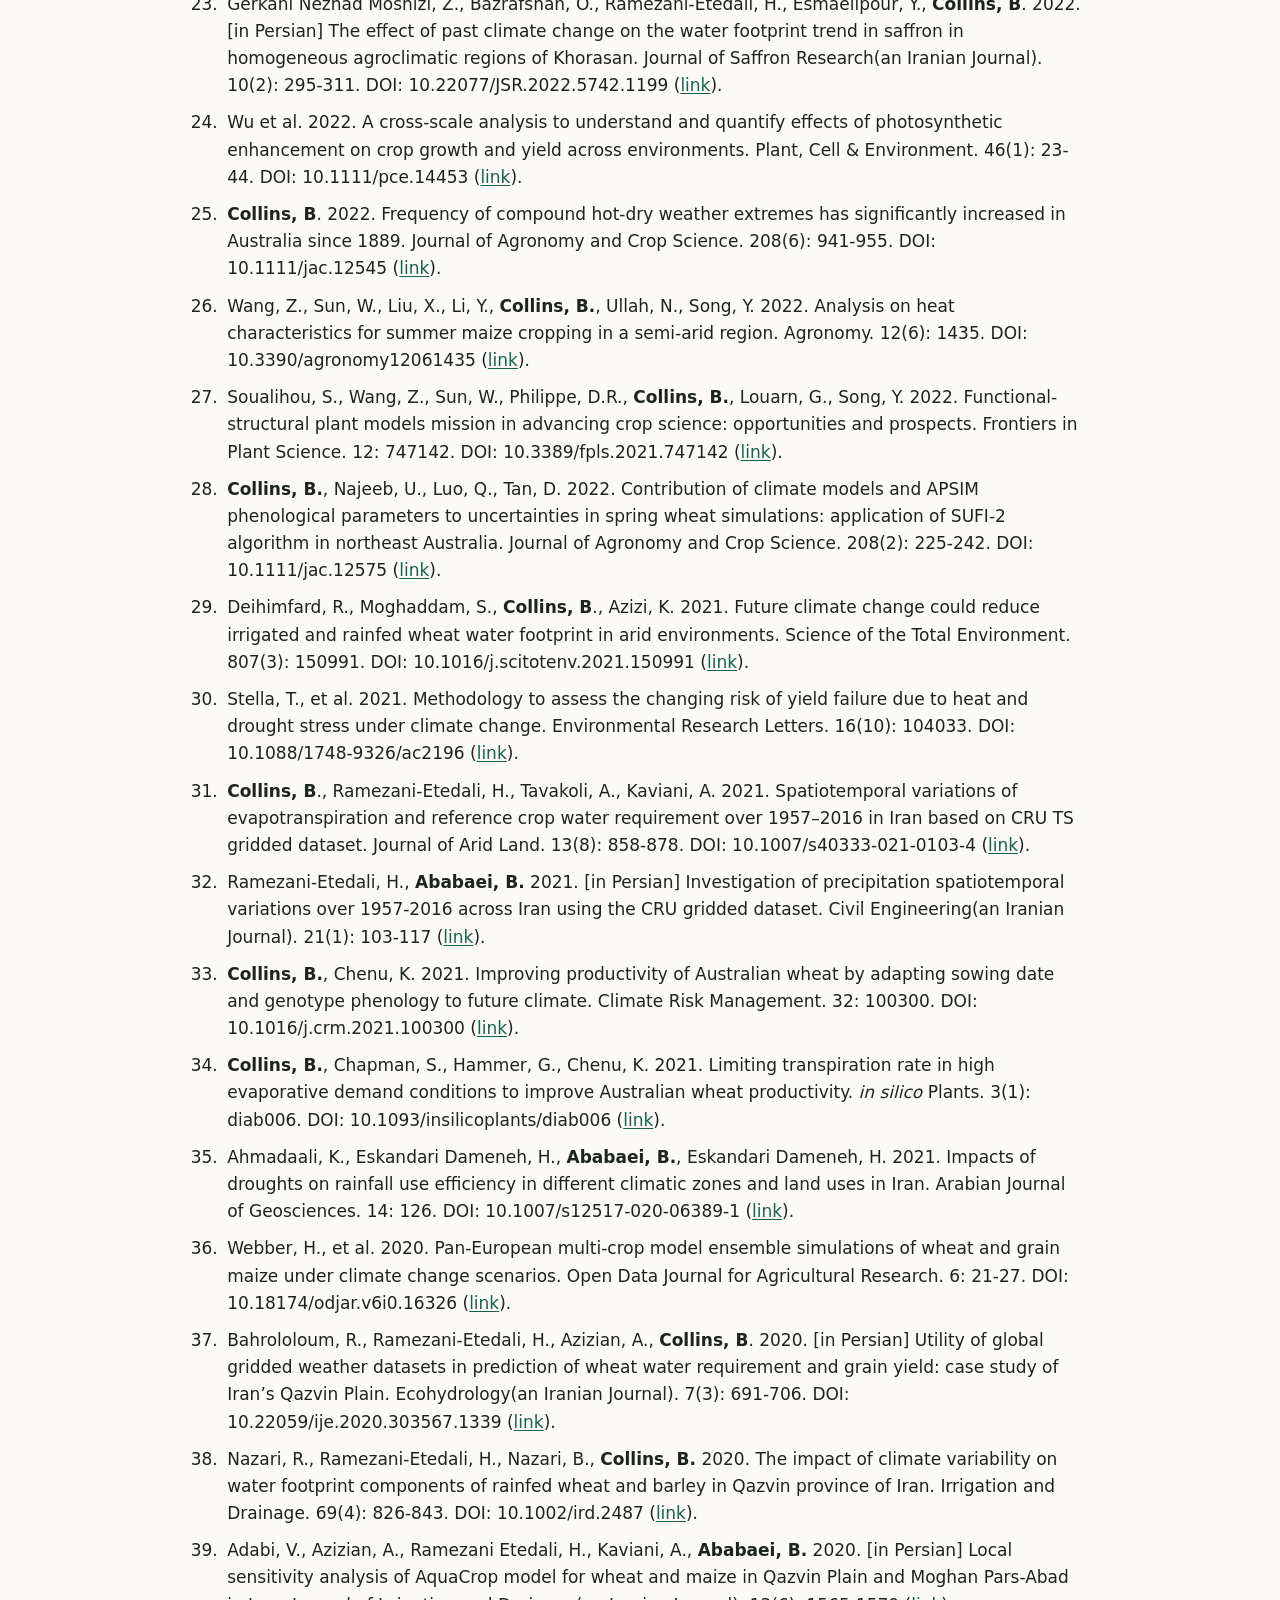
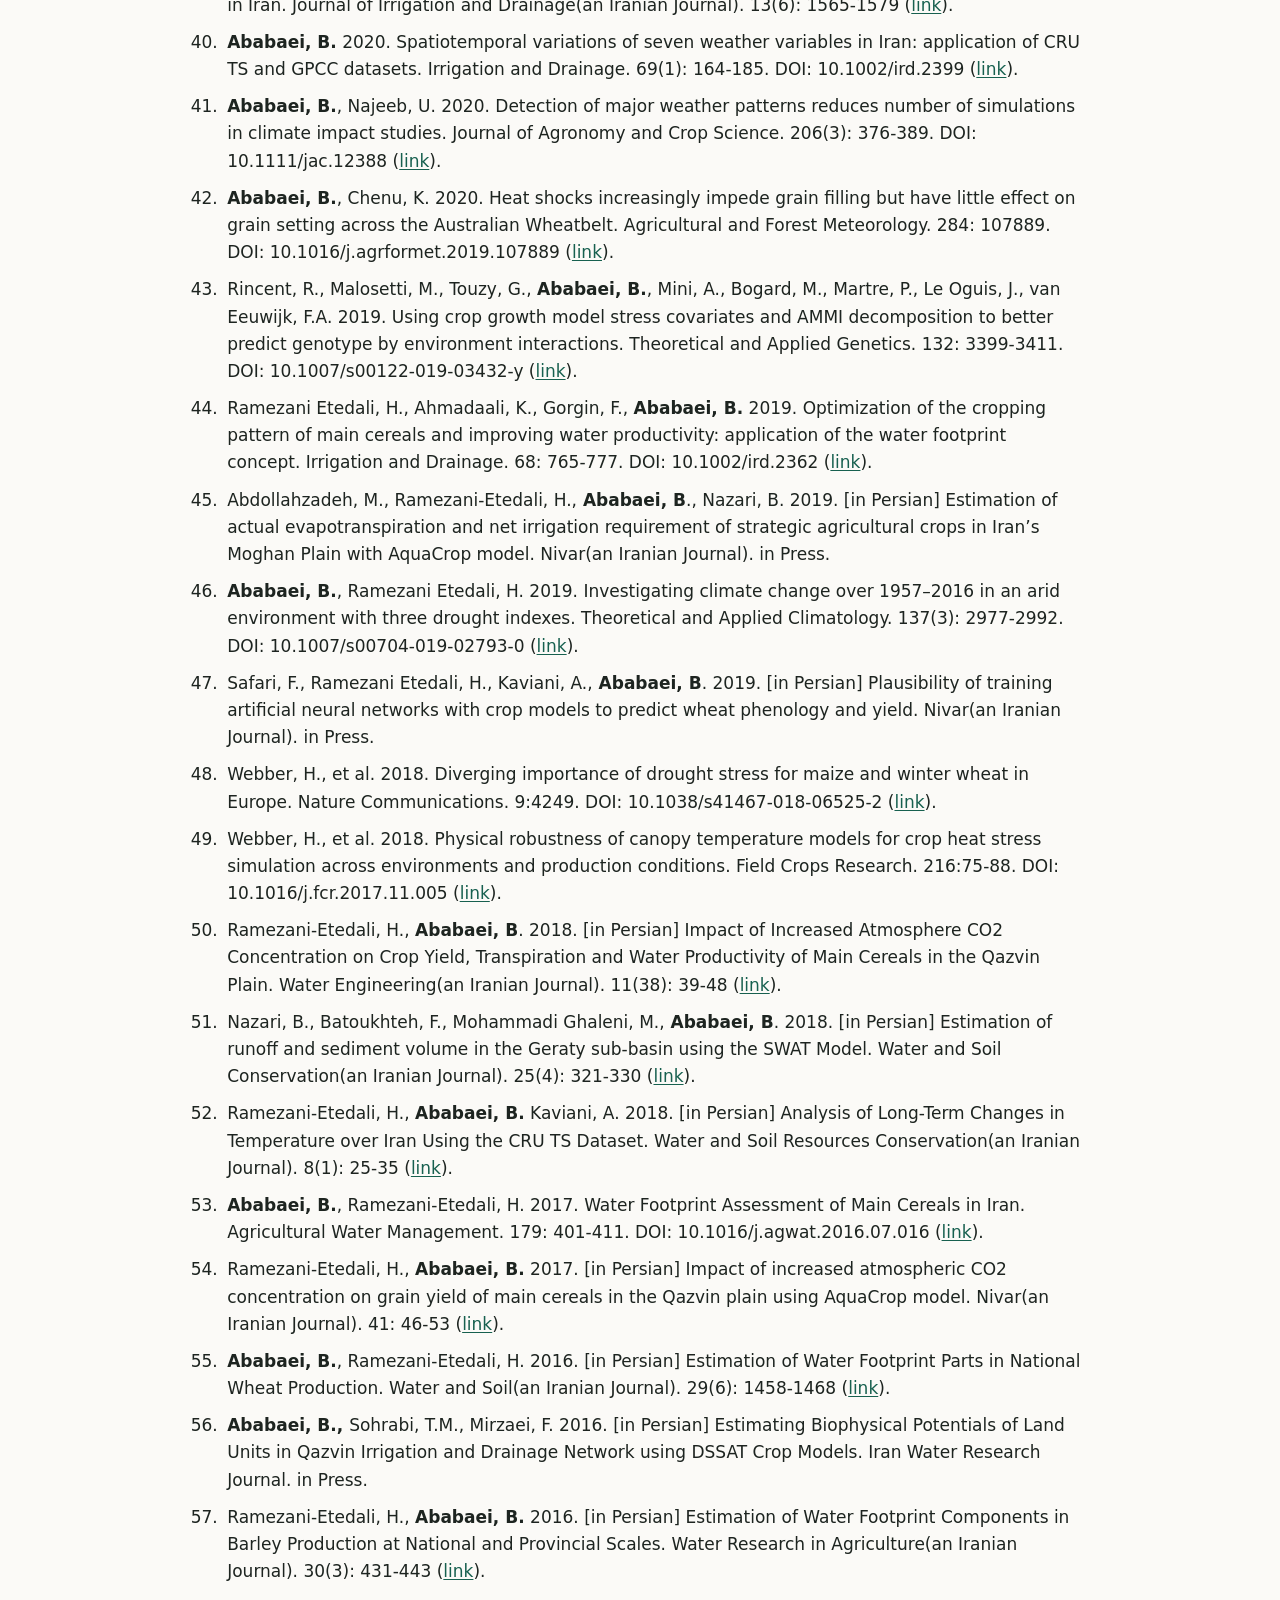
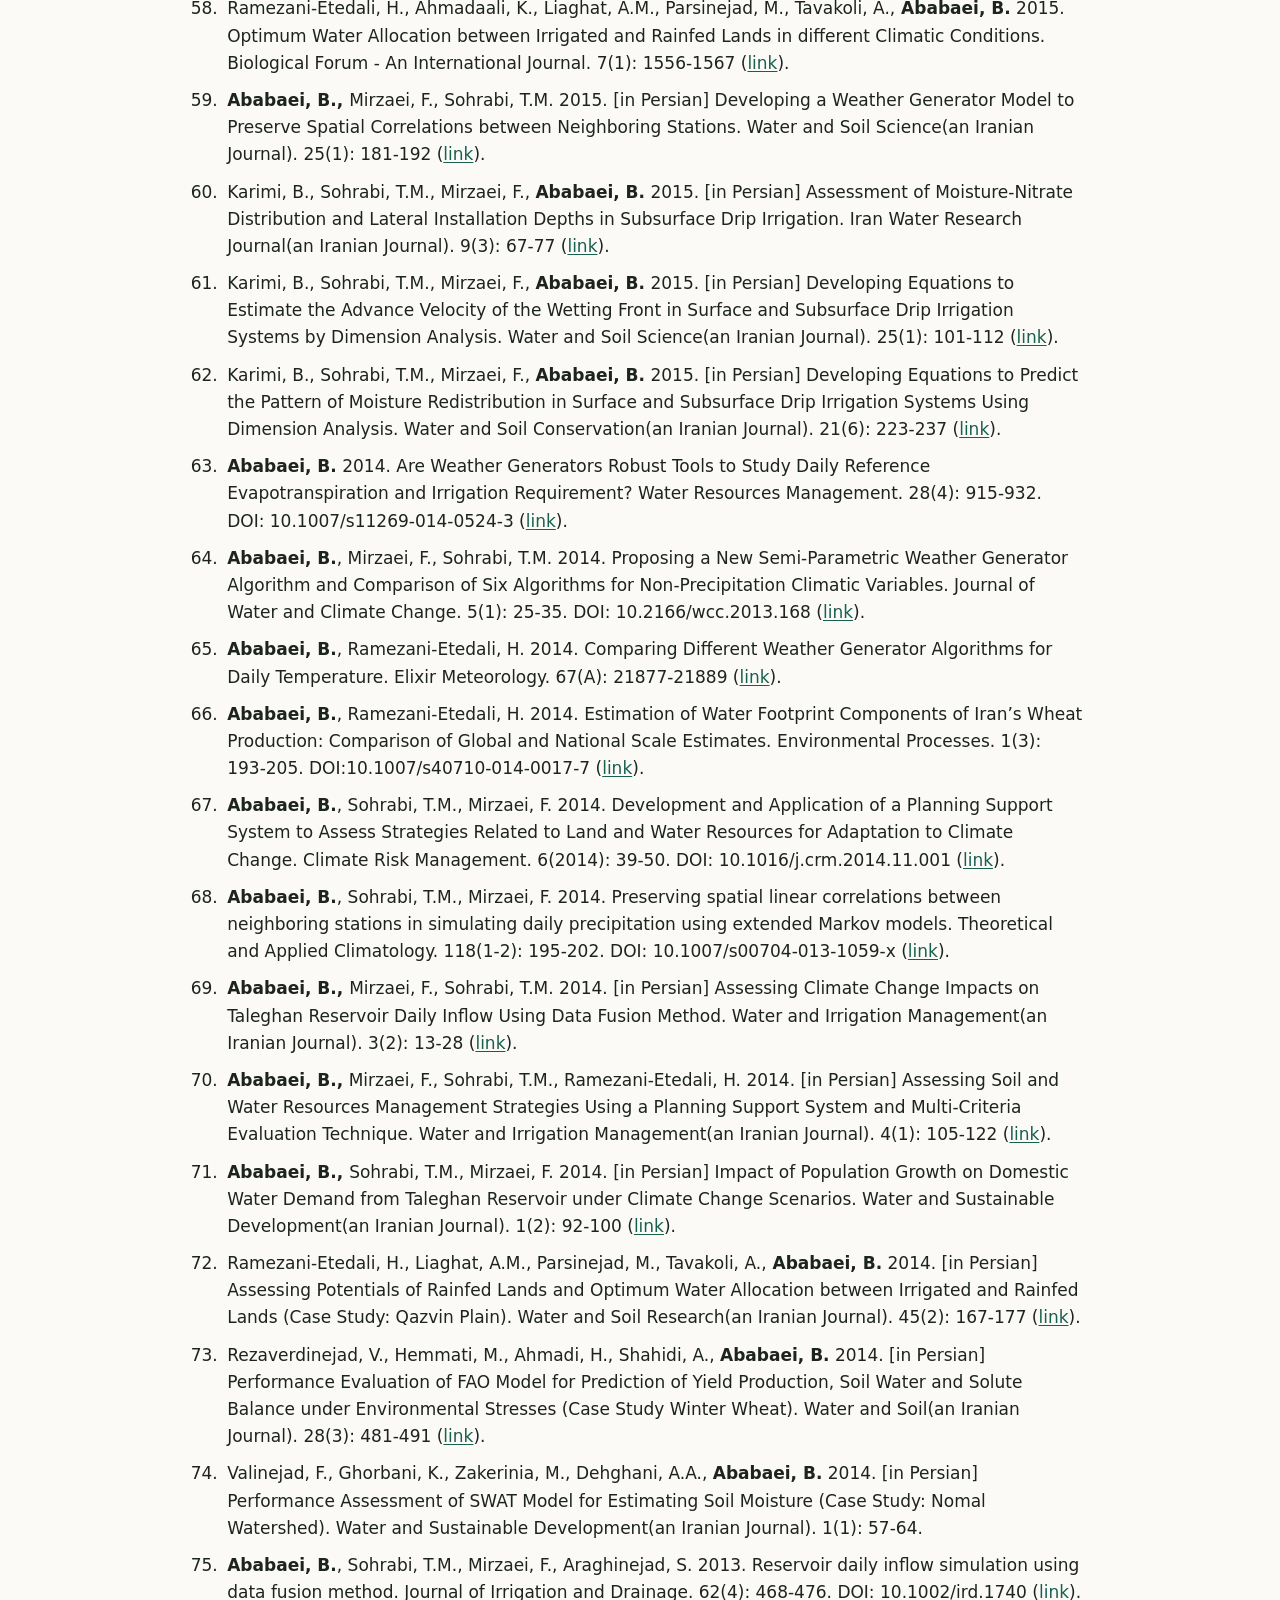
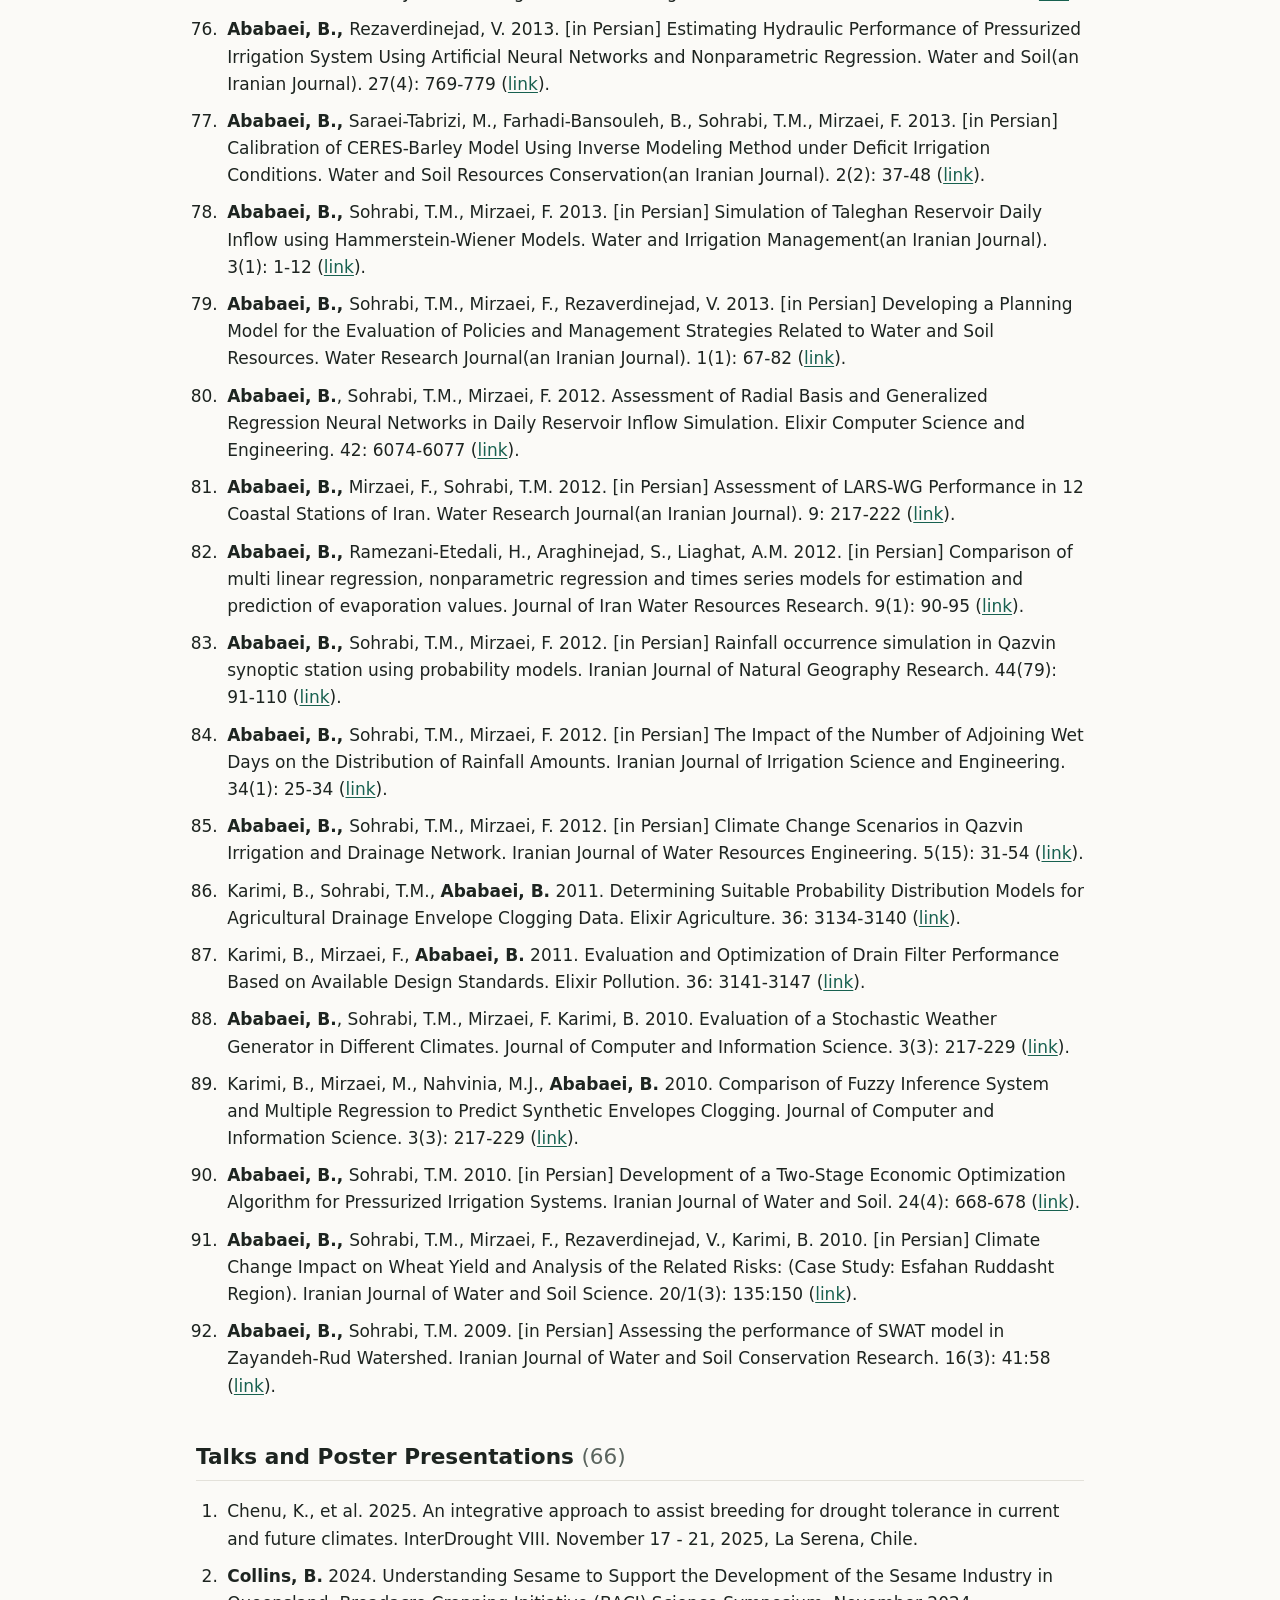
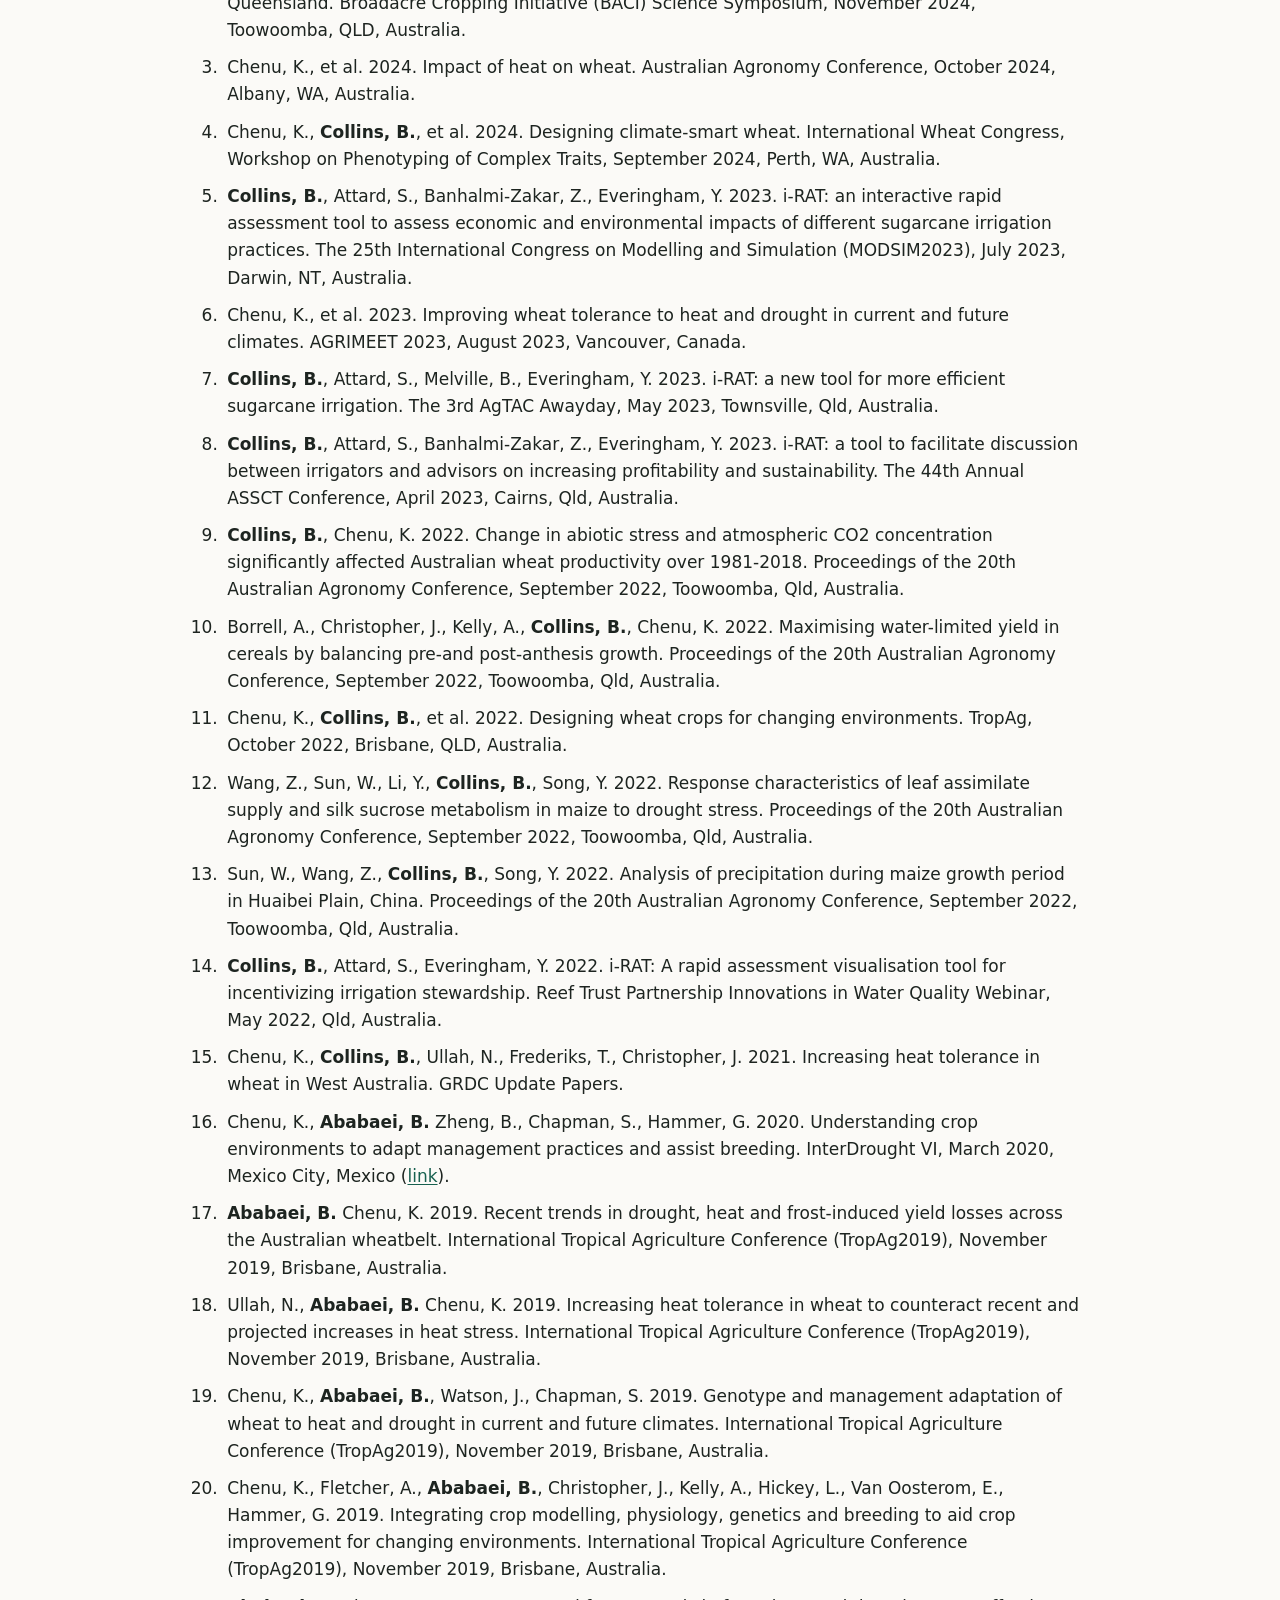
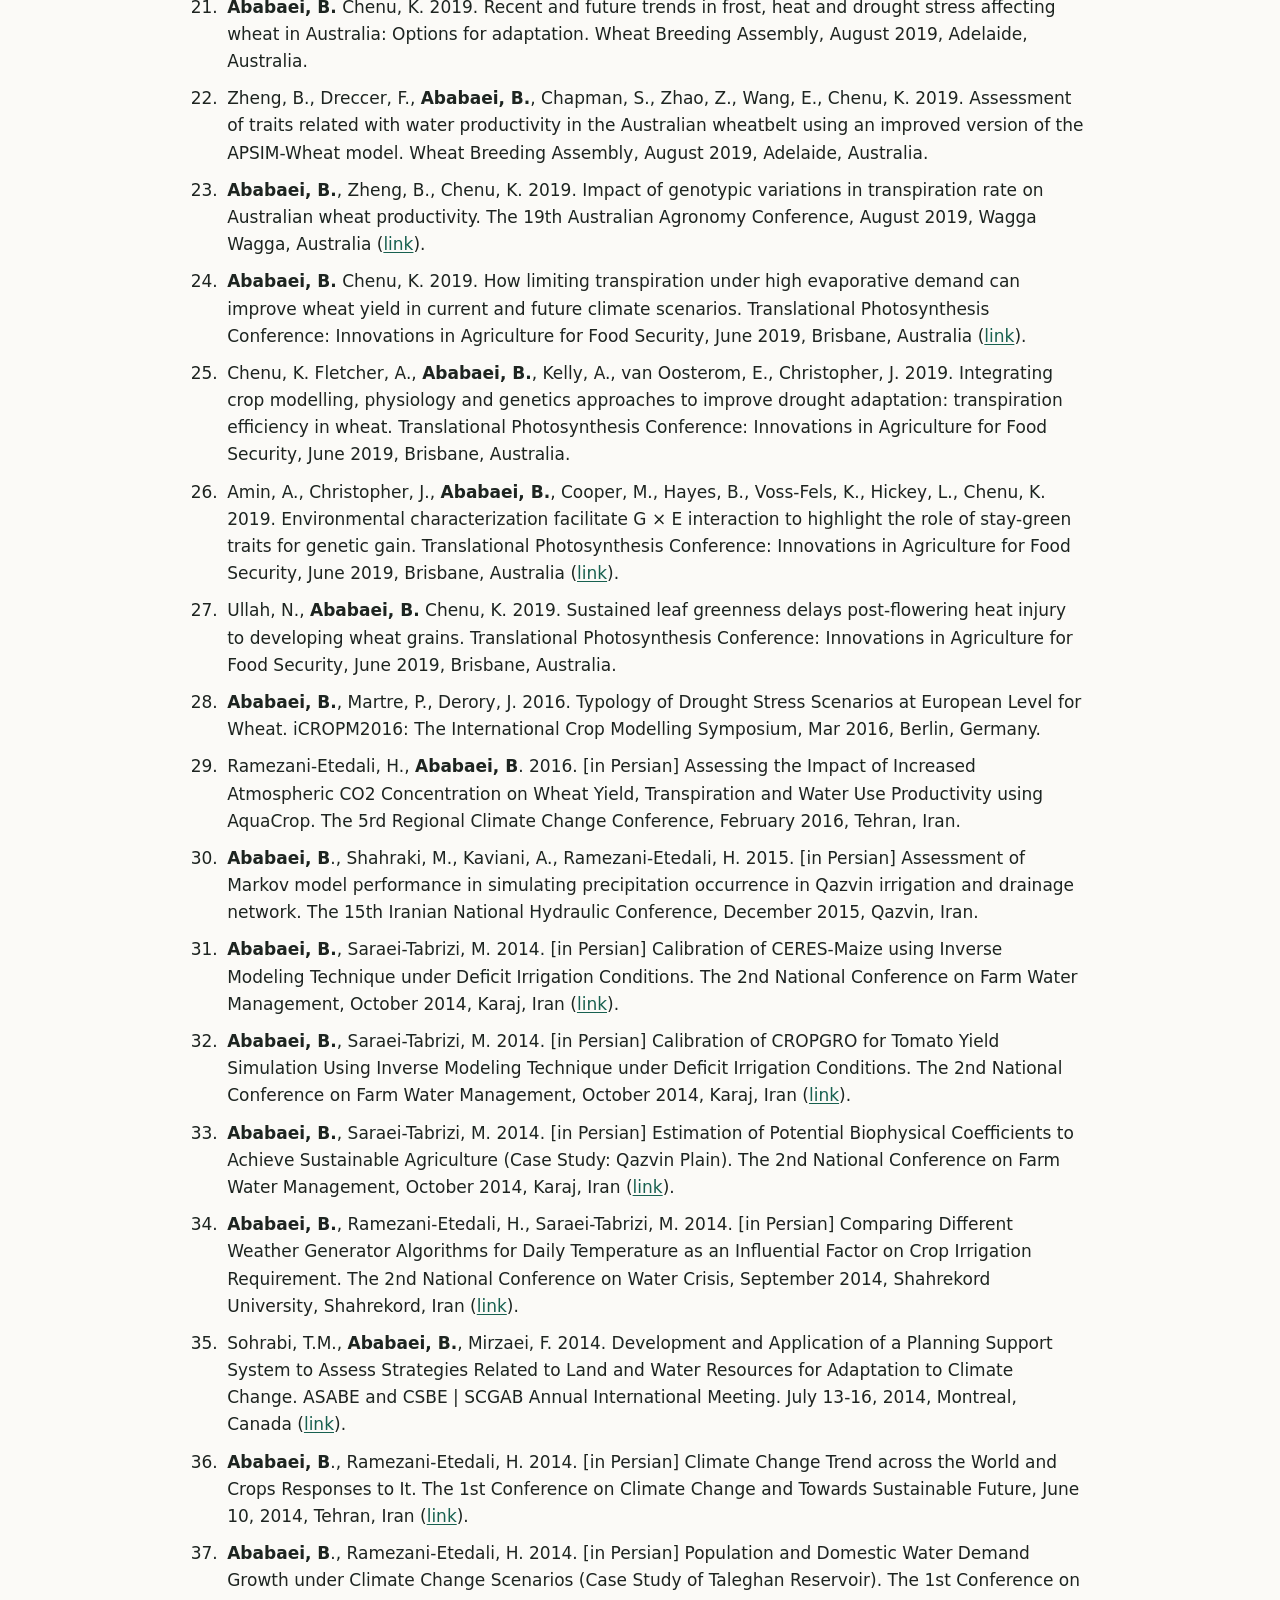
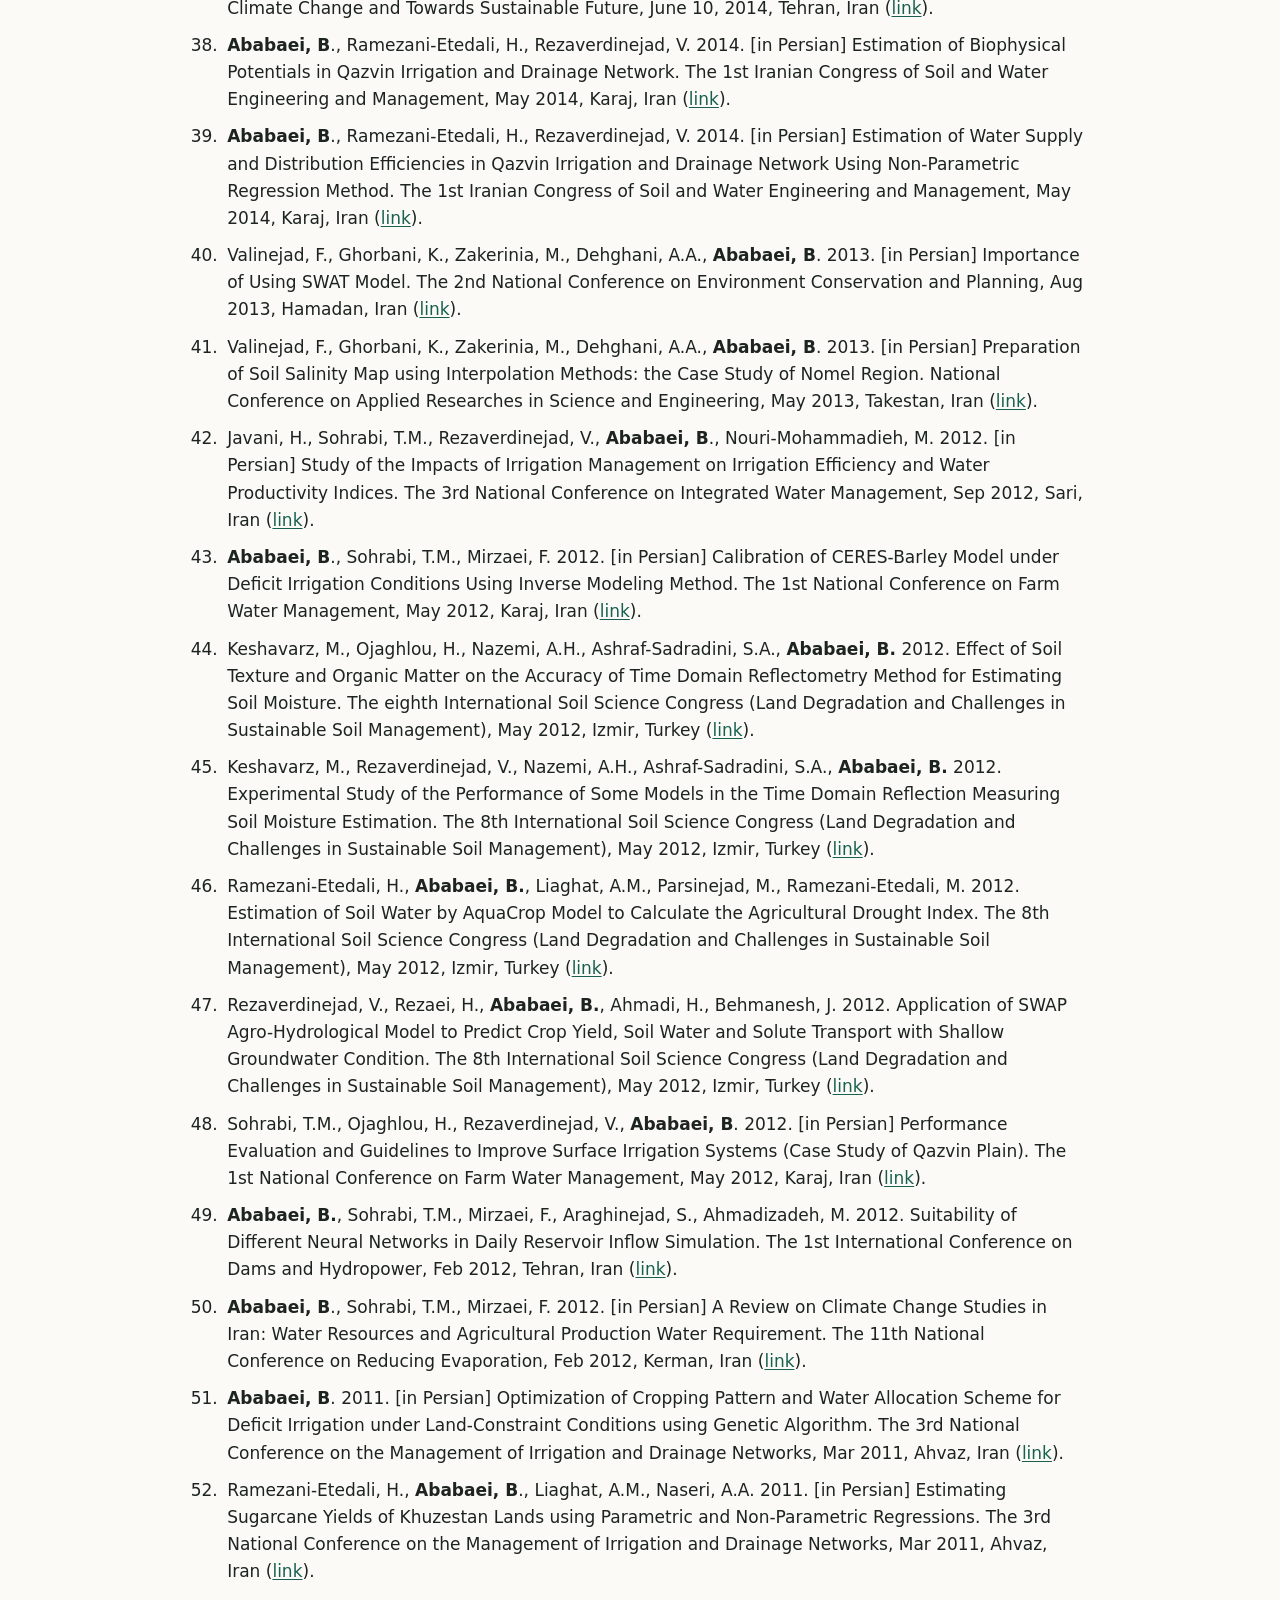
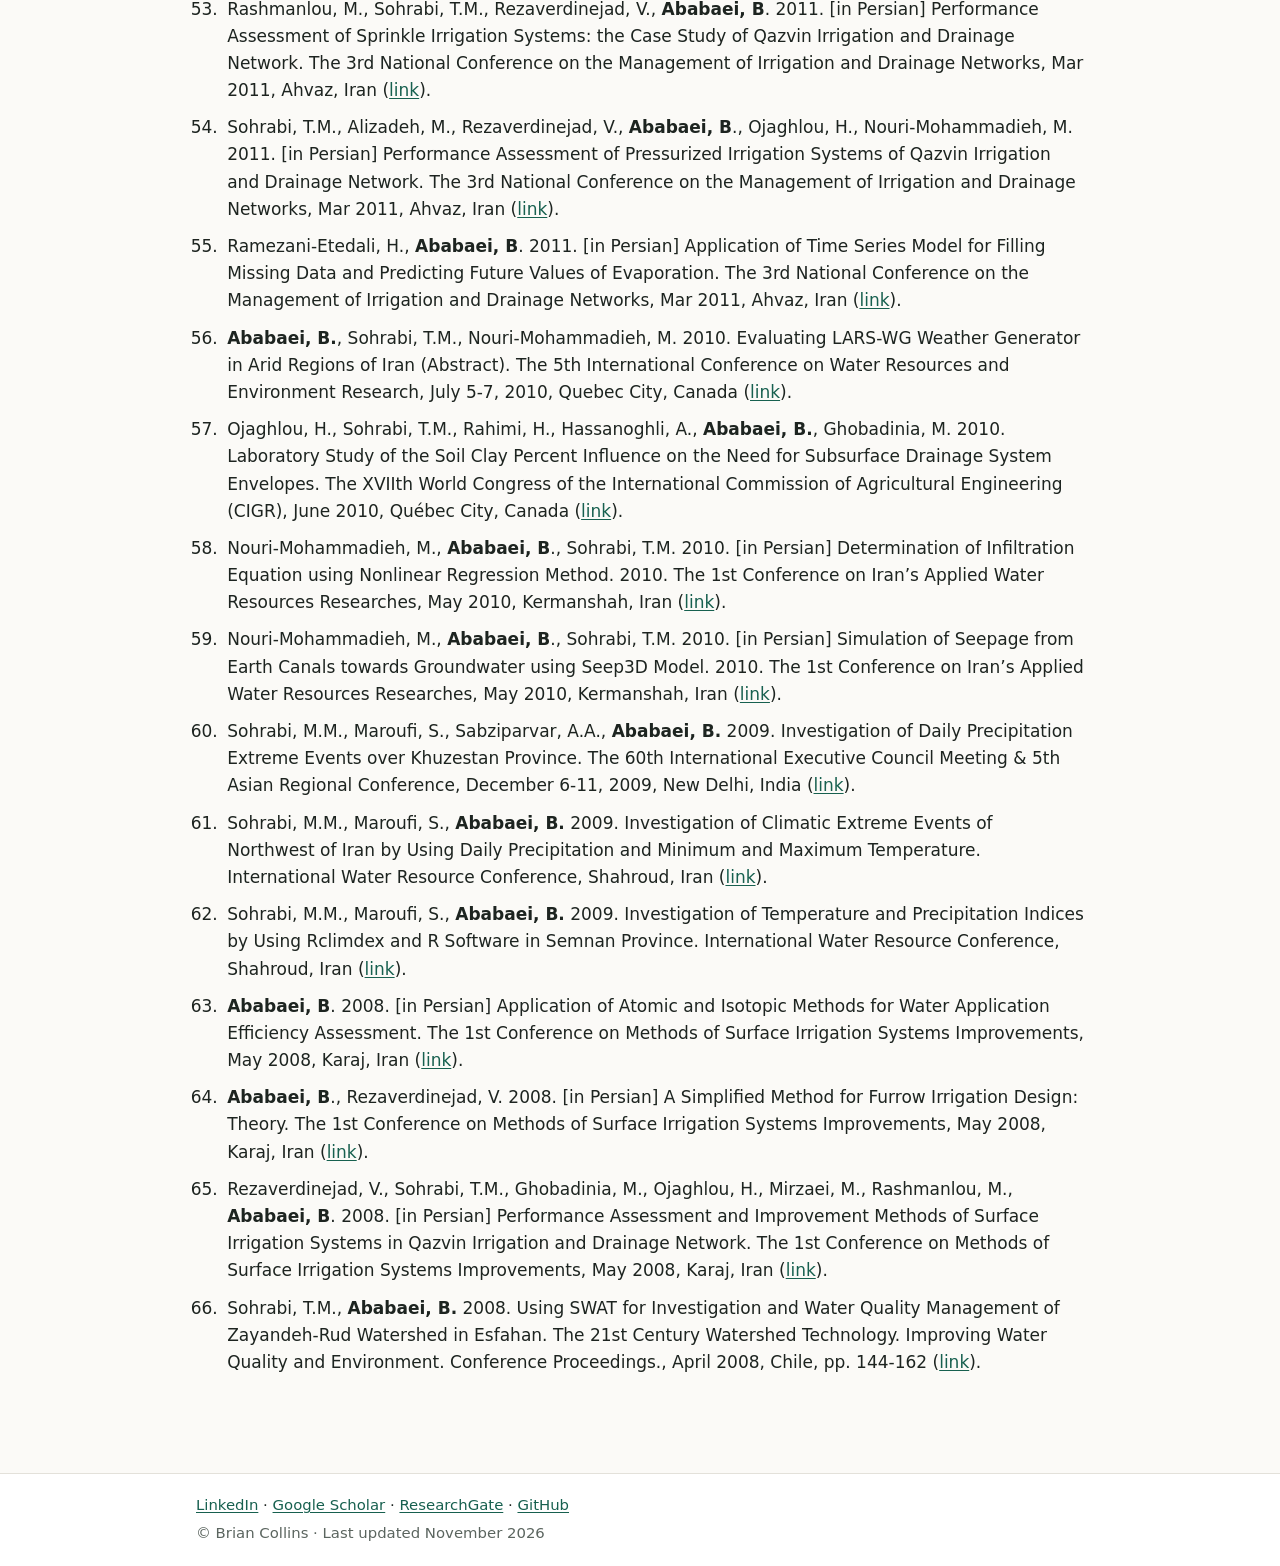
<file: publications/index.html>
<!doctype html>
<html lang="en-AU">
<head>
<meta charset="utf-8">
<meta name="viewport" content="width=device-width, initial-scale=1">
<title>Publications | Brian Collins</title>
<meta name="description" content="Full list of 167 publications and presentations by Brian Collins.">
<link rel="canonical" href="https://drbriancollins.github.io/publications/">
<link rel="icon" href="data:image/svg+xml,%3Csvg xmlns='http://www.w3.org/2000/svg' viewBox='0 0 64 64'%3E%3Crect width='64' height='64' rx='14' fill='%231f6f5c'/%3E%3Ctext x='32' y='42' font-family='Arial,sans-serif' font-size='28' font-weight='700' text-anchor='middle' fill='white'%3EBC%3C/text%3E%3C/svg%3E">
<link rel="stylesheet" href="../assets/style.css">
</head>
<body>
<a class="skip" href="#main">Skip to content</a>
<header class="site-header">
  <div class="wrap">
    <a class="brand" href="../">Brian Collins<span>PhD, PMP®</span></a>
    <nav aria-label="Main"><a href="../">About</a><a href="../publications/" aria-current="page">Publications</a><a href="../grants/">Grants</a><a href="../student-supervision/">Supervision</a><a href="../technical-skills/">Skills</a><a href="../certificates/">Certificates</a><a href="../other/">Media &amp; Service</a></nav>
  </div>
</header>
<main id="main" class="wrap">
<h1>Publications and presentations</h1><p class="lead">Citation metrics are on <a href="https://scholar.google.com/citations?user=UDJ355oAAAAJ" target="_blank" rel="noopener noreferrer">Google Scholar</a>.</p><p class="note">Some of the following were published/presented under my previous legal name, Behnam Ababaei (changed on 05/05/2020).</p><nav class="toc" aria-label="Sections"><a href="#books">Books (3)</a><a href="#under-review-pre-prints-in-progress-papers">Under-Review | Pre-Prints | in-Progress Papers (6)</a><a href="#peer-reviewed-papers">Peer-Reviewed Papers (92)</a><a href="#talks-and-poster-presentations">Talks and Poster Presentations (66)</a></nav><section id="books"><h2>Books <span class="count">(3)</span></h2><ol class="entries"><li><strong>Ababaei, B.</strong> 2017. [in Persian] R Programming Language. Dibagaran Publication, Tehran, Iran. 154p. ISBN: 978-600-124-588-6 (<a href="https://www.researchgate.net/publication/317031004" target="_blank" rel="noopener noreferrer">link</a>).</li><li><strong>Ababaei, B.</strong> 2014. [in Persian] Smart Agriculture and Climate Change. Pelk Publication, Tehran, Iran. 316p. ISBN: 978-964-235-276-0 (<a href="https://www.researchgate.net/publication/356158613" target="_blank" rel="noopener noreferrer">link</a>).</li><li><strong>Ababaei, B.</strong> 2013. [in Persian] Sprinkle Irrigation Systems. Pelk Publication, Tehran, Iran. 430p. ISBN: 978-964-235-240-1‬‬ (<a href="https://www.researchgate.net/publication/317031139" target="_blank" rel="noopener noreferrer">link</a>).</li></ol></section><section id="under-review-pre-prints-in-progress-papers"><h2>Under-Review | Pre-Prints | in-Progress Papers <span class="count">(6)</span></h2><ol class="entries"><li>Zou, X., et al. Harnessing Mechanistic Modelling and Machine Learning for Climate-Resilient Crop Production Prediction. Under review by Agricultural and Forest Meteorology.</li><li>Zoe, X., et al. Predicting Crop Productivity under Climate Change: Integrating Crop/Plant Modelling and Machine Learning.</li><li>Li, C., et al. Advancing Digital Twins in Smart Agriculture: Incorporating LiDAR into Plant Models.</li><li>Pembleton, G.K., et al. Dynamic Crop Modelling for Risk-Informed Agricultural Decisions: The Crop Analysis for Risk Management (CropARM) Tool. Under review by Computers and Electronics in Agriculture.</li><li>Rahimi-Moghaddam, S., Deihimfard, R., Shakeri, A., <strong>Collins, B</strong>. Heat stress characterization in wheat to improve adaptation to increasingly frequent extreme temperatures. Under review by Agricultural Systems.</li><li>Pembleton, G.K., et al. On the utility of satellite-derived state variables for cereal crops and temperate grass pastures compared with those from APSIM. Under review by Computers and Electronics in Agriculture.</li></ol></section><section id="peer-reviewed-papers"><h2>Peer-Reviewed Papers <span class="count">(92)</span></h2><ol class="entries"><li>Zhang, P., et al. 2006. Utilizing short-stature maize with elevated sowing density enhances land productivity and yield stability in maize-soybean strip intercropping. Field Crops Research. 345: 110566. DOI: 10.1016/j.fcr.2026.110566 (<a href="https://doi.org/10.1016/j.fcr.2026.110566" target="_blank" rel="noopener noreferrer">link</a>).</li><li><strong>Collins, B.</strong>, Chenu, K. 2026. Saving Water for More Crop per Drop: High-Throughput Phenotyping Reveals Plastic Regulation of Transpiration in Wheat under Natural Evaporative Demand. Plant Stress. 21: 101396. DOI: 10.1016/j.stress.2026.101396 (<a href="https://doi.org/10.1016/j.stress.2026.101396" target="_blank" rel="noopener noreferrer">link</a>).</li><li><strong>Collins, B.</strong>, et al. 2026. Spatio-temporal patterns of wheat yield losses and environmental stresses in Europe. Environmental Research Letters. DOI: 10.1088/1748-9326/ae651e (<a href="https://iopscience.iop.org/article/10.1088/1748-9326/ae651e" target="_blank" rel="noopener noreferrer">link</a>).</li><li>Hajirad, I., …, <strong>Collins, B</strong>. 2025. Logistic modelling of silage maize lai dynamics under different irrigation regimes: a strategy for optimizing crop yield. Irrigation and Drainage. DOI: 10.1002/ird.70020 (<a href="https://doi.org/10.1002/ird.70020" target="_blank" rel="noopener noreferrer">link</a>).</li><li>Barratt, J., Kath, J., <strong>Collins, B.</strong>, Mushtaq, S., An-Vo, D. A. 2025. Decile-based index drought insurance to help improve income stability for wheat producers in Australia. Agricultural Water Management. 318: 109726. DOI: 10.1016/j.agwat.2025.109726 (<a href="https://doi.org/10.1016/j.agwat.2025.109726" target="_blank" rel="noopener noreferrer">link</a>).</li><li><strong>Collins, B.</strong>, et al. K. 2025. A novel approach to accelerate ideotyping using model-aided envirotyping. Agricultural Systems. 229: 104430. DOI: 10.1016/j.agsy.2025.104430 (<a href="https://doi.org/10.1016/j.agsy.2025.104430" target="_blank" rel="noopener noreferrer">link</a>).</li><li>Barratt, J., Kath, J., Mushtaq, S., <strong>Collins, B.</strong>, Chenu, K., Christopher, J., An-Vo, D. A. 2025. Strategic use of index-based frost insurance to reduce financial risk and improve income stability for wheat producers in Australia. Agricultural Systems. 226: 104306. DOI: 10.1016/j.agsy.2025.104306 (<a href="https://doi.org/10.1016/j.agsy.2025.104306" target="_blank" rel="noopener noreferrer">link</a>).</li><li>Ramezani-Etedali, H., et al. 2025. Estimation of actual evapotranspiration and water requirements of strategic crops under different stresses. Scientific Reports. 15, 7778. DOI: 10.1038/s41598-025-92481-z (<a href="https://doi.org/10.1038/s41598-025-92481-z" target="_blank" rel="noopener noreferrer">link</a>).</li><li>Amin, A., et al. 2025. Envirotyping facilitates understanding of genotype × environment interactions and highlights the potential of stay-green traits in wheat. Field Crops Research. 331: 109940. DOI: 10.1016/j.fcr.2025.109940 (<a href="https://www.sciencedirect.com/science/article/pii/S0378429025002059" target="_blank" rel="noopener noreferrer">link</a>).</li><li><strong>Collins, B.</strong>, Lai, Y., Grewer, U., Attard, S., Sexton, J., Pembleton, K. 2024. Evaluating the impact of weather forecasts on productivity and environmental footprint of irrigated maize production systems. Science of the Total Environment. 954: 176368. DOI: 10.1016/j.scitotenv.2024.176368 (<a href="https://doi.org/10.1016/j.scitotenv.2024.176368" target="_blank" rel="noopener noreferrer">link</a>).</li><li>Wang, E., <strong>Collins, B.</strong>, Attard, S., Everingham, Y. 2024 Enhancing efficiency and profitability: the impact of smart irrigation scheduling in sugarcane production systems. Proceedings of the Australian Society of Sugar Cane Technologists. 45: 27-34 (<a href="https://sugarresearch.com.au/sugar_files/2024/07/Wang-Collins-Attard-Everingham.pdf" target="_blank" rel="noopener noreferrer">link</a>).</li><li>Ullah, N., <strong>Collins, B.</strong>, Christopher, J., Frederiks, T., Chenu, K. 2024. Pre- and post-flowering impacts of natural heatwaves on yield components in wheat. Field Crops Research. 316: 109489. DOI: 10.1016/j.fcr.2024.109489 (<a href="https://doi.org/10.1016/j.fcr.2024.109489" target="_blank" rel="noopener noreferrer">link</a>).</li><li>Ramezani-Etedali, H., et al. 2024. Evaluation of meteorological datasets in estimating the water footprint components of wheat and maize (case study: Qazvin, Iran). AIMS Agriculture and Food. 9(1): 84-107. DOI: 10.3934/agrfood.2024006 (<a href="https://www.aimspress.com/article/doi/10.3934/agrfood.2024006" target="_blank" rel="noopener noreferrer">link</a>).</li><li>Dehghanpir, S., …, <strong>Collins, B</strong>. 2024. Water scarcity assessment in Iran’s agricultural sector using the water footprint concept. Environment, Development and Sustainability. DOI: 10.1007/s10668-023-03852-3 (<a href="https://link.springer.com/article/10.1007/s10668-023-03852-3" target="_blank" rel="noopener noreferrer">link</a>).</li><li>Dehghanpir, S., Bazrafshan, O., Ramezani-Etedali, H., Holisaz, A., <strong>Ababaei, B.</strong> 2024. [in Persian] Evaluation of water stress index and water poverty in rice production based on the water footprint concept in Iran. Water and Soil Management and Modeling(an Iranian Journal). 4(1): 18-35 (<a href="https://mmws.uma.ac.ir/article_2053.html?lang=en" target="_blank" rel="noopener noreferrer">link</a>).</li><li><strong>Collins, B.</strong>, Attard, S., Banhalmi-Zakar, Z., Everingham, Y. 2023. i-RAT: A discussion support system to rapidly assess economic and environmental impacts of different sugarcane irrigation practices. Computer and Electronics in Agriculture. 215: 108380. DOI: 10.1016/j.compag.2023.108380 (<a href="https://doi.org/10.1016/j.compag.2023.108380" target="_blank" rel="noopener noreferrer">link</a>).</li><li>Dehghanpir, S., …, <strong>Collins, B</strong>. 2023. [in Persian] Evaluation of water shortage in wheat production in Iran. Ecohydrology(an Iranian Journal). 9(4): 719-732. DOI: 10.22059/ije.2023.348718.1683 (<a href="https://ije.ut.ac.ir/article_90911.html?lang=en" target="_blank" rel="noopener noreferrer">link</a>).</li><li>Sarwar M., et al. 2023. Superior leaf physiological performance contributes to sustaining the final yield of cotton (Gossypium hirsutum L.) genotypes under terminal heat stress. Physiology and Molecular Biology of Plants. DOI: 10.1007/s12298-023-01322-8 (<a href="https://link.springer.com/article/10.1007/s12298-023-01322-8" target="_blank" rel="noopener noreferrer">link</a>).</li><li>Rahimi-Moghaddam, S., ..., <strong>Collins, B</strong>. 2023. An optimal combination of sowing date and cultivar could mitigate the impact of simultaneous heat and drought on rainfed wheat in arid regions. European Journal of Agronomy. 147: 126848. DOI: 10.1016/j.eja.2023.126848 (<a href="https://doi.org/10.1016/j.eja.2023.126848" target="_blank" rel="noopener noreferrer">link</a>).</li><li>Borrell, A.K., et al. 2023. Balancing pre- and post-anthesis growth to maximize water-limited yield in cereals. Field Crops Research. 296: 108919. DOI: 10.1016/j.fcr.2023.108919 (<a href="https://doi.org/10.1016/j.fcr.2023.108919" target="_blank" rel="noopener noreferrer">link</a>).</li><li>Gerkani Nezhad Moshizi, Z., …, <strong>Collins, B</strong>. 2023. Application of inclusive multiple models for the prediction of saffron water footprint. Agricultural Water Management. 277: 108125. DOI: 10.1016/j.agwat.2022.108125 (<a href="https://doi.org/10.1016/j.agwat.2022.108125" target="_blank" rel="noopener noreferrer">link</a>).</li><li>Gorgin-Paveh, F., Ramezani-Etedali, H., <strong>Collins, B</strong>. 2022. Evaluation of CRU TS, GPCC, AgMERRA, and AgCFSR meteorological datasets for estimating climate and crop variables: A case study of maize in Qazvin Province, Iran. Journal of Arid Land. 14: 1361-1376. DOI: 10.1007/s40333-022-0108-7 (<a href="https://link.springer.com/article/10.1007/s40333-022-0108-7" target="_blank" rel="noopener noreferrer">link</a>).</li><li>Gerkani Nezhad Moshizi, Z., Bazrafshan, O., Ramezani-Etedali, H., Esmaeilpour, Y., <strong>Collins, B</strong>. 2022. [in Persian] The effect of past climate change on the water footprint trend in saffron in homogeneous agroclimatic regions of Khorasan. Journal of Saffron Research(an Iranian Journal). 10(2): 295-311. DOI: 10.22077/JSR.2022.5742.1199 (<a href="https://jsr.birjand.ac.ir/article_2305.html?lang=en" target="_blank" rel="noopener noreferrer">link</a>).</li><li>Wu et al. 2022. A cross-scale analysis to understand and quantify effects of photosynthetic enhancement on crop growth and yield across environments. Plant, Cell &amp; Environment. 46(1): 23-44. DOI: 10.1111/pce.14453 (<a href="https://onlinelibrary.wiley.com/doi/full/10.1111/pce.14453" target="_blank" rel="noopener noreferrer">link</a>).</li><li><strong>Collins, B</strong>. 2022. Frequency of compound hot-dry weather extremes has significantly increased in Australia since 1889. Journal of Agronomy and Crop Science. 208(6): 941-955. DOI: 10.1111/jac.12545 (<a href="https://onlinelibrary.wiley.com/doi/10.1111/jac.12545" target="_blank" rel="noopener noreferrer">link</a>).</li><li>Wang, Z., Sun, W., Liu, X., Li, Y., <strong>Collins, B.</strong>, Ullah, N., Song, Y. 2022. Analysis on heat characteristics for summer maize cropping in a semi-arid region. Agronomy. 12(6): 1435. DOI: 10.3390/agronomy12061435 (<a href="https://www.mdpi.com/2073-4395/12/6/1435" target="_blank" rel="noopener noreferrer">link</a>).</li><li>Soualihou, S., Wang, Z., Sun, W., Philippe, D.R., <strong>Collins, B.</strong>, Louarn, G., Song, Y. 2022. Functional-structural plant models mission in advancing crop science: opportunities and prospects. Frontiers in Plant Science. 12: 747142. DOI: 10.3389/fpls.2021.747142 (<a href="https://www.frontiersin.org/articles/10.3389/fpls.2021.747142/full" target="_blank" rel="noopener noreferrer">link</a>).</li><li><strong>Collins, B.</strong>, Najeeb, U., Luo, Q., Tan, D. 2022. Contribution of climate models and APSIM phenological parameters to uncertainties in spring wheat simulations: application of SUFI-2 algorithm in northeast Australia. Journal of Agronomy and Crop Science. 208(2): 225-242. DOI: 10.1111/jac.12575 (<a href="https://onlinelibrary.wiley.com/doi/10.1111/jac.12575" target="_blank" rel="noopener noreferrer">link</a>).</li><li>Deihimfard, R., Moghaddam, S., <strong>Collins, B</strong>., Azizi, K. 2021. Future climate change could reduce irrigated and rainfed wheat water footprint in arid environments. Science of the Total Environment. 807(3): 150991. DOI: 10.1016/j.scitotenv.2021.150991 (<a href="https://doi.org/10.1016/j.scitotenv.2021.150991" target="_blank" rel="noopener noreferrer">link</a>).</li><li>Stella, T., et al. 2021. Methodology to assess the changing risk of yield failure due to heat and drought stress under climate change. Environmental Research Letters. 16(10): 104033. DOI: 10.1088/1748-9326/ac2196 (<a href="https://iopscience.iop.org/article/10.1088/1748-9326/ac2196" target="_blank" rel="noopener noreferrer">link</a>).</li><li><strong>Collins, B</strong>., Ramezani-Etedali, H., Tavakoli, A., Kaviani, A. 2021. Spatiotemporal variations of evapotranspiration and reference crop water requirement over 1957–2016 in Iran based on CRU TS gridded dataset. Journal of Arid Land. 13(8): 858-878. DOI: 10.1007/s40333-021-0103-4 (<a href="https://link.springer.com/article/10.1007/s40333-021-0103-4" target="_blank" rel="noopener noreferrer">link</a>).</li><li>Ramezani-Etedali, H., <strong>Ababaei, B.</strong> 2021. [in Persian] Investigation of precipitation spatiotemporal variations over 1957-2016 across Iran using the CRU gridded dataset. Civil Engineering(an Iranian Journal). 21(1): 103-117 (<a href="https://www.researchgate.net/publication/353971006" target="_blank" rel="noopener noreferrer">link</a>).</li><li><strong>Collins, B.</strong>, Chenu, K. 2021. Improving productivity of Australian wheat by adapting sowing date and genotype phenology to future climate. Climate Risk Management. 32: 100300. DOI: 10.1016/j.crm.2021.100300 (<a href="https://www.sciencedirect.com/science/article/pii/S2212096321000292" target="_blank" rel="noopener noreferrer">link</a>).</li><li><strong>Collins, B.</strong>, Chapman, S., Hammer, G., Chenu, K. 2021. Limiting transpiration rate in high evaporative demand conditions to improve Australian wheat productivity. <em>in silico</em> Plants. 3(1): diab006. DOI: 10.1093/insilicoplants/diab006 (<a href="http://dx.doi.org/10.1093/insilicoplants/diab006" target="_blank" rel="noopener noreferrer">link</a>).</li><li>Ahmadaali, K., Eskandari Dameneh, H., <strong>Ababaei, B.</strong>, Eskandari Dameneh, H. 2021. Impacts of droughts on rainfall use efficiency in different climatic zones and land uses in Iran. Arabian Journal of Geosciences. 14: 126. DOI: 10.1007/s12517-020-06389-1 (<a href="https://link.springer.com/article/10.1007/s12517-020-06389-1" target="_blank" rel="noopener noreferrer">link</a>).</li><li>Webber, H., et al. 2020. Pan-European multi-crop model ensemble simulations of wheat and grain maize under climate change scenarios. Open Data Journal for Agricultural Research. 6: 21-27. DOI: 10.18174/odjar.v6i0.16326 (<a href="https://odjar.org/article/view/16326" target="_blank" rel="noopener noreferrer">link</a>).</li><li>Bahrololoum, R., Ramezani-Etedali, H., Azizian, A., <strong>Collins, B</strong>. 2020. [in Persian] Utility of global gridded weather datasets in prediction of wheat water requirement and grain yield: case study of Iran’s Qazvin Plain. Ecohydrology(an Iranian Journal). 7(3): 691-706. DOI: 10.22059/ije.2020.303567.1339 (<a href="https://ije.ut.ac.ir/article_77575.html" target="_blank" rel="noopener noreferrer">link</a>).</li><li>Nazari, R., Ramezani-Etedali, H., Nazari, B., <strong>Collins, B.</strong> 2020. The impact of climate variability on water footprint components of rainfed wheat and barley in Qazvin province of Iran. Irrigation and Drainage. 69(4): 826-843. DOI: 10.1002/ird.2487 (<a href="https://onlinelibrary.wiley.com/doi/abs/10.1002/ird.2487" target="_blank" rel="noopener noreferrer">link</a>).</li><li>Adabi, V., Azizian, A., Ramezani Etedali, H., Kaviani, A., <strong>Ababaei, B.</strong> 2020. [in Persian] Local sensitivity analysis of AquaCrop model for wheat and maize in Qazvin Plain and Moghan Pars-Abad in Iran. Journal of Irrigation and Drainage(an Iranian Journal). 13(6): 1565-1579 (<a href="https://www.researchgate.net/publication/335826687" target="_blank" rel="noopener noreferrer">link</a>).</li><li><strong>Ababaei, B.</strong> 2020. Spatiotemporal variations of seven weather variables in Iran: application of CRU TS and GPCC datasets. Irrigation and Drainage. 69(1): 164-185. DOI: 10.1002/ird.2399 (<a href="https://onlinelibrary.wiley.com/doi/abs/10.1002/ird.2399" target="_blank" rel="noopener noreferrer">link</a>).</li><li><strong>Ababaei, B.</strong>, Najeeb, U. 2020. Detection of major weather patterns reduces number of simulations in climate impact studies. Journal of Agronomy and Crop Science. 206(3): 376-389. DOI: 10.1111/jac.12388 (<a href="https://onlinelibrary.wiley.com/doi/abs/10.1111/jac.12388" target="_blank" rel="noopener noreferrer">link</a>).</li><li><strong>Ababaei, B.</strong>, Chenu, K. 2020. Heat shocks increasingly impede grain filling but have little effect on grain setting across the Australian Wheatbelt. Agricultural and Forest Meteorology. 284: 107889. DOI: 10.1016/j.agrformet.2019.107889 (<a href="https://www.sciencedirect.com/science/article/pii/S0168192319305052" target="_blank" rel="noopener noreferrer">link</a>).</li><li>Rincent, R., Malosetti, M., Touzy, G., <strong>Ababaei, B.</strong>, Mini, A., Bogard, M., Martre, P., Le Oguis, J., van Eeuwijk, F.A. 2019. Using crop growth model stress covariates and AMMI decomposition to better predict genotype by environment interactions. Theoretical and Applied Genetics. 132: 3399-3411. DOI: 10.1007/s00122-019-03432-y (<a href="https://link.springer.com/article/10.1007/s00122-019-03432-y" target="_blank" rel="noopener noreferrer">link</a>).</li><li>Ramezani Etedali, H., Ahmadaali, K., Gorgin, F., <strong>Ababaei, B.</strong> 2019. Optimization of the cropping pattern of main cereals and improving water productivity: application of the water footprint concept. Irrigation and Drainage. 68: 765-777. DOI: 10.1002/ird.2362 (<a href="https://onlinelibrary.wiley.com/doi/abs/10.1002/ird.2362" target="_blank" rel="noopener noreferrer">link</a>).</li><li>Abdollahzadeh, M., Ramezani-Etedali, H.,<strong> Ababaei, B</strong>., Nazari, B. 2019. [in Persian] Estimation of actual evapotranspiration and net irrigation requirement of strategic agricultural crops in Iran’s Moghan Plain with AquaCrop model. Nivar(an Iranian Journal). in Press.</li><li><strong>Ababaei, B.</strong>, Ramezani Etedali, H. 2019. Investigating climate change over 1957–2016 in an arid environment with three drought indexes. Theoretical and Applied Climatology. 137(3): 2977-2992. DOI: 10.1007/s00704-019-02793-0 (<a href="https://link.springer.com/article/10.1007/s00704-019-02793-0" target="_blank" rel="noopener noreferrer">link</a>).</li><li>Safari, F., Ramezani Etedali, H., Kaviani, A.,<strong> Ababaei, B</strong>. 2019. [in Persian] Plausibility of training artificial neural networks with crop models to predict wheat phenology and yield. Nivar(an Iranian Journal). in Press.</li><li>Webber, H., et al. 2018. Diverging importance of drought stress for maize and winter wheat in Europe. Nature Communications. 9:4249. DOI: 10.1038/s41467-018-06525-2 (<a href="https://www.nature.com/articles/s41467-018-06525-2" target="_blank" rel="noopener noreferrer">link</a>).</li><li>Webber, H., et al. 2018. Physical robustness of canopy temperature models for crop heat stress simulation across environments and production conditions. Field Crops Research. 216:75-88. DOI: 10.1016/j.fcr.2017.11.005 (<a href="http://www.sciencedirect.com/science/article/pii/S0378429017313011" target="_blank" rel="noopener noreferrer">link</a>).</li><li>Ramezani-Etedali, H., <strong>Ababaei, B</strong>. 2018. [in Persian] Impact of Increased Atmosphere CO2 Concentration on Crop Yield, Transpiration and Water Productivity of Main Cereals in the Qazvin Plain. Water Engineering(an Iranian Journal). 11(38): 39-48 (<a href="https://www.researchgate.net/publication/330661170" target="_blank" rel="noopener noreferrer">link</a>).</li><li>Nazari, B., Batoukhteh, F., Mohammadi Ghaleni, M.,<strong> Ababaei, B</strong>. 2018. [in Persian] Estimation of runoff and sediment volume in the Geraty sub-basin using the SWAT Model. Water and Soil Conservation(an Iranian Journal). 25(4): 321-330 (<a href="http://jwsc.gau.ac.ir/article_4344_en.html" target="_blank" rel="noopener noreferrer">link</a>).</li><li>Ramezani-Etedali, H., <strong>Ababaei, B.</strong> Kaviani, A. 2018. [in Persian] Analysis of Long-Term Changes in Temperature over Iran Using the CRU TS Dataset. Water and Soil Resources Conservation(an Iranian Journal). 8(1): 25-35 (<a href="https://www.researchgate.net/publication/329738404" target="_blank" rel="noopener noreferrer">link</a>).</li><li><strong>Ababaei, B.</strong>, Ramezani-Etedali, H. 2017. Water Footprint Assessment of Main Cereals in Iran. Agricultural Water Management. 179: 401-411. DOI: 10.1016/j.agwat.2016.07.016 (<a href="https://www.researchgate.net/publication/305497154" target="_blank" rel="noopener noreferrer">link</a>).</li><li>Ramezani-Etedali, H., <strong>Ababaei, B.</strong> 2017. [in Persian] Impact of increased atmospheric CO2 concentration on grain yield of main cereals in the Qazvin plain using AquaCrop model. Nivar(an Iranian Journal). 41: 46-53 (<a href="https://www.researchgate.net/publication/318316201" target="_blank" rel="noopener noreferrer">link</a>).</li><li><strong>Ababaei, B.</strong>, Ramezani-Etedali, H. 2016. [in Persian] Estimation of Water Footprint Parts in National Wheat Production. Water and Soil(an Iranian Journal). 29(6): 1458-1468 (<a href="https://www.researchgate.net/publication/301204507" target="_blank" rel="noopener noreferrer">link</a>).</li><li><strong>Ababaei, B., </strong>Sohrabi, T.M., Mirzaei, F. 2016. [in Persian] Estimating Biophysical Potentials of Land Units in Qazvin Irrigation and Drainage Network using DSSAT Crop Models. Iran Water Research Journal. in Press.</li><li>Ramezani-Etedali, H., <strong>Ababaei, B.</strong> 2016. [in Persian] Estimation of Water Footprint Components in Barley Production at National and Provincial Scales. Water Research in Agriculture(an Iranian Journal). 30(3): 431-443 (<a href="https://www.researchgate.net/publication/310912233" target="_blank" rel="noopener noreferrer">link</a>).</li><li>Ramezani-Etedali, H., Ahmadaali, K., Liaghat, A.M., Parsinejad, M., Tavakoli, A.,<strong> Ababaei, B.</strong> 2015. Optimum Water Allocation between Irrigated and Rainfed Lands in different Climatic Conditions. Biological Forum - An International Journal. 7(1): 1556-1567 (<a href="https://www.researchgate.net/publication/277775450" target="_blank" rel="noopener noreferrer">link</a>).</li><li><strong>Ababaei, B., </strong>Mirzaei, F., Sohrabi, T.M. 2015. [in Persian] Developing a Weather Generator Model to Preserve Spatial Correlations between Neighboring Stations. Water and Soil Science(an Iranian Journal). 25(1): 181-192 (<a href="https://www.researchgate.net/publication/282440112" target="_blank" rel="noopener noreferrer">link</a>).</li><li>Karimi, B., Sohrabi, T.M., Mirzaei, F., <strong>Ababaei, B.</strong> 2015. [in Persian] Assessment of Moisture-Nitrate Distribution and Lateral Installation Depths in Subsurface Drip Irrigation. Iran Water Research Journal(an Iranian Journal). 9(3): 67-77 (<a href="https://www.researchgate.net/publication/301566521" target="_blank" rel="noopener noreferrer">link</a>).</li><li>Karimi, B., Sohrabi, T.M., Mirzaei, F., <strong>Ababaei, B.</strong> 2015. [in Persian] Developing Equations to Estimate the Advance Velocity of the Wetting Front in Surface and Subsurface Drip Irrigation Systems by Dimension Analysis. Water and Soil Science(an Iranian Journal). 25(1): 101-112 (<a href="https://www.researchgate.net/publication/277556194" target="_blank" rel="noopener noreferrer">link</a>).</li><li>Karimi, B., Sohrabi, T.M., Mirzaei, F., <strong>Ababaei, B.</strong> 2015. [in Persian] Developing Equations to Predict the Pattern of Moisture Redistribution in Surface and Subsurface Drip Irrigation Systems Using Dimension Analysis. Water and Soil Conservation(an Iranian Journal). 21(6): 223-237 (<a href="https://www.researchgate.net/publication/244990338" target="_blank" rel="noopener noreferrer">link</a>).</li><li><strong>Ababaei, B.</strong> 2014. Are Weather Generators Robust Tools to Study Daily Reference Evapotranspiration and Irrigation Requirement? Water Resources Management. 28(4): 915-932. DOI: 10.1007/s11269-014-0524-3 (<a href="http://link.springer.com/article/10.1007%2Fs11269-014-0524-3" target="_blank" rel="noopener noreferrer">link</a>).</li><li><strong>Ababaei, B.</strong>, Mirzaei, F., Sohrabi, T.M. 2014. Proposing a New Semi-Parametric Weather Generator Algorithm and Comparison of Six Algorithms for Non-Precipitation Climatic Variables. Journal of Water and Climate Change. 5(1): 25-35. DOI: 10.2166/wcc.2013.168 (<a href="http://www.iwaponline.com/jwc/up/jwc2013168.htm" target="_blank" rel="noopener noreferrer">link</a>).</li><li><strong>Ababaei, B.</strong>, Ramezani-Etedali, H. 2014. Comparing Different Weather Generator Algorithms for Daily Temperature. Elixir Meteorology. 67(A): 21877-21889 (<a href="https://www.researchgate.net/publication/266393135_Comparing_Different_Weather_Generator_Algorithms_for_Daily_Temperature?ev=prf_pub" target="_blank" rel="noopener noreferrer">link</a>).</li><li><strong>Ababaei, B.</strong>, Ramezani-Etedali, H. 2014. Estimation of Water Footprint Components of Iran’s Wheat Production: Comparison of Global and National Scale Estimates. Environmental Processes. 1(3): 193-205. DOI:10.1007/s40710-014-0017-7 (<a href="http://link.springer.com/article/10.1007%2Fs40710-014-0017-7" target="_blank" rel="noopener noreferrer">link</a>).</li><li><strong>Ababaei, B.</strong>, Sohrabi, T.M., Mirzaei, F. 2014. Development and Application of a Planning Support System to Assess Strategies Related to Land and Water Resources for Adaptation to Climate Change. Climate Risk Management. 6(2014): 39-50. DOI: 10.1016/j.crm.2014.11.001 (<a href="https://www.researchgate.net/publication/271211949" target="_blank" rel="noopener noreferrer">link</a>).</li><li><strong>Ababaei, B.</strong>, Sohrabi, T.M., Mirzaei, F. 2014. Preserving spatial linear correlations between neighboring stations in simulating daily precipitation using extended Markov models. Theoretical and Applied Climatology. 118(1-2): 195-202. DOI: 10.1007/s00704-013-1059-x (<a href="http://link.springer.com/article/10.1007%2Fs00704-013-1059-x" target="_blank" rel="noopener noreferrer">link</a>).</li><li><strong>Ababaei, B., </strong>Mirzaei, F., Sohrabi, T.M. 2014. [in Persian] Assessing Climate Change Impacts on Taleghan Reservoir Daily Inflow Using Data Fusion Method. Water and Irrigation Management(an Iranian Journal). 3(2): 13-28 (<a href="https://www.researchgate.net/publication/261711275_Assessing_Climate_Change_Impacts_on_Taleghan_Reservoir_Daily_Inflow_Using_Data_Fusion_Method_%28in_Farsi%29?ev=prf_pub" target="_blank" rel="noopener noreferrer">link</a>).</li><li><strong>Ababaei, B.,</strong> Mirzaei, F., Sohrabi, T.M., Ramezani-Etedali, H. 2014. [in Persian] Assessing Soil and Water Resources Management Strategies Using a Planning Support System and Multi-Criteria Evaluation Technique. Water and Irrigation Management(an Iranian Journal). 4(1): 105-122 (<a href="https://www.researchgate.net/publication/266075514_Assessing_Soil_and_Water_Resources_Management_Strategies_using_a_Planning_Support_System_and_Multi-Criteria_Evaluation_Technique_%28in_Farsi%29?ev=prf_pub" target="_blank" rel="noopener noreferrer">link</a>).</li><li><strong>Ababaei, B., </strong>Sohrabi, T.M., Mirzaei, F. 2014. [in Persian] Impact of Population Growth on Domestic Water Demand from Taleghan Reservoir under Climate Change Scenarios. Water and Sustainable Development(an Iranian Journal). 1(2): 92-100 (<a href="https://www.researchgate.net/publication/266389684_The_impact_of_population_growth_on_domestic_water_demand_from_Taleghan_reservoir_under_climate_change_scenarios_%28in_Farsi%29?ev=prf_pub" target="_blank" rel="noopener noreferrer">link</a>).</li><li>Ramezani-Etedali, H., Liaghat, A.M., Parsinejad, M., Tavakoli, A.,<strong> Ababaei, B.</strong> 2014. [in Persian] Assessing Potentials of Rainfed Lands and Optimum Water Allocation between Irrigated and Rainfed Lands (Case Study: Qazvin Plain). Water and Soil Research(an Iranian Journal). 45(2): 167-177 (<a href="https://www.researchgate.net/publication/266392686_Assessing_potentials_of_rainfed_lands_and_optimum_water_allocation_between_irrigated_and_rainfed_lands_%28Case_Study_Qazvin_Plain%29_%28in_Farsi%29?ev=prf_pub" target="_blank" rel="noopener noreferrer">link</a>).</li><li>Rezaverdinejad, V., Hemmati, M., Ahmadi, H., Shahidi, A., <strong>Ababaei, B.</strong> 2014. [in Persian] Performance Evaluation of FAO Model for Prediction of Yield Production, Soil Water and Solute Balance under Environmental Stresses (Case Study Winter Wheat). Water and Soil(an Iranian Journal). 28(3): 481-491 (<a href="https://www.researchgate.net/publication/266392786_Performance_Evaluation_of_FAO_Model_for_Prediction_of_Yield_Production_Soil_Water_and_Solute_Balance_under_Environmental_Stresses_%28Case_Study_Winter_Wheat%29_%28in_Farsi%29?ev=prf_pub" target="_blank" rel="noopener noreferrer">link</a>).</li><li>Valinejad, F., Ghorbani, K., Zakerinia, M., Dehghani, A.A., <strong>Ababaei, B.</strong> 2014. [in Persian] Performance Assessment of SWAT Model for Estimating Soil Moisture (Case Study: Nomal Watershed). Water and Sustainable Development(an Iranian Journal). 1(1): 57-64.</li><li><strong>Ababaei, B.</strong>, Sohrabi, T.M., Mirzaei, F., Araghinejad, S. 2013. Reservoir daily inflow simulation using data fusion method. Journal of Irrigation and Drainage. 62(4): 468-476. DOI: 10.1002/ird.1740 (<a href="http://onlinelibrary.wiley.com/doi/10.1002/ird.1740/abstract" target="_blank" rel="noopener noreferrer">link</a>).</li><li><strong>Ababaei, B., </strong>Rezaverdinejad, V. 2013. [in Persian] Estimating Hydraulic Performance of Pressurized Irrigation System Using Artificial Neural Networks and Nonparametric Regression. Water and Soil(an Iranian Journal). 27(4): 769-779 (<a href="https://www.researchgate.net/publication/258764840_Estimating_Hydraulic_Performance_of_Pressurized_Irrigation_System_Using_Artificial_Neural_Networks_and_Nonparametric_Regression_%28in_Farsi%29?ev=prf_pub" target="_blank" rel="noopener noreferrer">link</a>).</li><li><strong>Ababaei, B.,</strong> Saraei-Tabrizi, M., Farhadi-Bansouleh, B., Sohrabi, T.M., Mirzaei, F. 2013. [in Persian] Calibration of CERES-Barley Model Using Inverse Modeling Method under Deficit Irrigation Conditions. Water and Soil Resources Conservation(an Iranian Journal). 2(2): 37-48 (<a href="https://www.researchgate.net/publication/258764659_Calibration_of_CERES-Barley_Model_using_Inverse_Modeling_Method_under_Deficit_Irrigation_Conditions_%28in_Farsi%29?ev=prf_pub" target="_blank" rel="noopener noreferrer">link</a>).</li><li><strong>Ababaei, B., </strong>Sohrabi, T.M., Mirzaei, F. 2013. [in Persian] Simulation of Taleghan Reservoir Daily Inflow using Hammerstein-Wiener Models. Water and Irrigation Management(an Iranian Journal). 3(1): 1-12 (<a href="https://www.researchgate.net/publication/266392672_Simulation_of_Taleghan_Reservoir_Daily_Inflow_using_Hammerstein-Wiener_Models_%28in_Farsi%29?ev=prf_pub" target="_blank" rel="noopener noreferrer">link</a>).</li><li><strong>Ababaei, B., </strong>Sohrabi, T.M., Mirzaei, F., Rezaverdinejad, V. 2013. [in Persian] Developing a Planning Model for the Evaluation of Policies and Management Strategies Related to Water and Soil Resources. Water Research Journal(an Iranian Journal). 1(1): 67-82 (<a href="https://www.researchgate.net/publication/266392772_Developing_a_planning_model_for_the_evaluation_of_policies_and_management_strategies_related_to_water_and_soil_resources_%28in_Farsi%29?ev=prf_pub" target="_blank" rel="noopener noreferrer">link</a>).</li><li><strong>Ababaei, B.</strong>, Sohrabi, T.M., Mirzaei, F. 2012. Assessment of Radial Basis and Generalized Regression Neural Networks in Daily Reservoir Inflow Simulation. Elixir Computer Science and Engineering. 42: 6074-6077 (<a href="https://www.researchgate.net/publication/266393038_Assessment_of_Radial_Basis_and_Generalized_Regression_Neural_Networks_in_Daily_Reservoir_Inflow_Simulation?ev=prf_pub" target="_blank" rel="noopener noreferrer">link</a>).</li><li><strong>Ababaei, B.,</strong> Mirzaei, F., Sohrabi, T.M. 2012. [in Persian] Assessment of LARS-WG Performance in 12 Coastal Stations of Iran. Water Research Journal(an Iranian Journal). 9: 217-222 (<a href="https://www.researchgate.net/publication/234001960_Assessment_of_LARS-WG_Performance_in_12_Coastal_Stations_of_Iran_%28in_Farsi%29?ev=prf_pub" target="_blank" rel="noopener noreferrer">link</a>).</li><li><strong>Ababaei, B., </strong>Ramezani-Etedali, H., Araghinejad, S., Liaghat, A.M. 2012. [in Persian] Comparison of multi linear regression, nonparametric regression and times series models for estimation and prediction of evaporation values. Journal of Iran Water Resources Research. 9(1): 90-95 (<a href="https://www.researchgate.net/publication/255485043_Comparison_of_Multi_Linear_Regression_Nonparametric_Regression_and_Times_Series_Models_for_Estimation_and_Prediction_of_Evaporation_Values_(in_Farsi)" target="_blank" rel="noopener noreferrer">link</a>).</li><li><strong>Ababaei, B., </strong>Sohrabi, T.M., Mirzaei, F. 2012. [in Persian] Rainfall occurrence simulation in Qazvin synoptic station using probability models. Iranian Journal of Natural Geography Research. 44(79): 91-110 (<a href="https://www.researchgate.net/publication/255484947_Simulation_of_Rainfall_Occurrence_in_Qazvin_Synoptic_Station_Using_Probability_Models_%28in_Farsi%29?ev=prf_pub" target="_blank" rel="noopener noreferrer">link</a>).</li><li><strong>Ababaei, B., </strong>Sohrabi, T.M., Mirzaei, F. 2012. [in Persian] The Impact of the Number of Adjoining Wet Days on the Distribution of Rainfall Amounts. Iranian Journal of Irrigation Science and Engineering. 34(1): 25-34 (<a href="https://www.researchgate.net/publication/234026901_The_Impact_of_the_Number_of_Adjoining_Wet_Days_on_the_Distribution_of_Rainfall_Amounts_%28in_Farsi%29?ev=prf_pub" target="_blank" rel="noopener noreferrer">link</a>).</li><li><strong>Ababaei, B., </strong>Sohrabi, T.M., Mirzaei, F. 2012. [in Persian] Climate Change Scenarios in Qazvin Irrigation and Drainage Network. Iranian Journal of Water Resources Engineering. 5(15): 31-54 (<a href="https://www.researchgate.net/publication/244990258_Climate_Change_Scenarios_in_Qazvin_Irrigation_and_Drainage_Network_%28in_Farsi%29?ev=prf_pub" target="_blank" rel="noopener noreferrer">link</a>).</li><li>Karimi, B., Sohrabi, T.M., <strong>Ababaei, B.</strong> 2011. Determining Suitable Probability Distribution Models for Agricultural Drainage Envelope Clogging Data. Elixir Agriculture. 36: 3134-3140 (<a href="https://www.researchgate.net/publication/235760528_Determining_Suitable_Probability_Distribution_Models_for_Agricultural_Drainage_Envelope_Clogging_Data?ev=prf_pub" target="_blank" rel="noopener noreferrer">link</a>).</li><li>Karimi, B., Mirzaei, F., <strong>Ababaei, B.</strong> 2011. Evaluation and Optimization of Drain Filter Performance Based on ‎Available Design Standards. Elixir Pollution. 36: 3141-3147 (<a href="https://www.researchgate.net/publication/235760520_Evaluation_and_Optimization_of_Drain_Filter_Performance_Based_on_Available_Design_Standards?ev=prf_pub" target="_blank" rel="noopener noreferrer">link</a>).</li><li><strong>Ababaei, B.</strong>, Sohrabi, T.M., Mirzaei, F. Karimi, B. 2010. Evaluation of a Stochastic Weather Generator in Different Climates. Journal of Computer and Information Science. 3(3): 217-229 (<a href="http://www.ccsenet.org/journal/index.php/cis/article/view/5456" target="_blank" rel="noopener noreferrer">link</a>).</li><li>Karimi, B., Mirzaei, M., Nahvinia, M.J., <strong>Ababaei, B.</strong> 2010. Comparison of Fuzzy Inference System and Multiple Regression to Predict Synthetic Envelopes Clogging. Journal of Computer and Information Science. 3(3): 217-229 (<a href="https://www.researchgate.net/publication/45363379_Comparison_of_Fuzzy_Inference_System_and_Multiple_Regression_to_Predict_Synthetic_Envelopes_Clogging?ev=prf_pub" target="_blank" rel="noopener noreferrer">link</a>).</li><li><strong>Ababaei, B.,</strong> Sohrabi, T.M. 2010. [in Persian] Development of a Two-Stage Economic Optimization Algorithm for Pressurized Irrigation Systems. Iranian Journal of Water and Soil. 24(4): 668-678 (<a href="https://www.researchgate.net/publication/235789203_Development_of_a_Two-Stage_Economic_Optimization_Algorithm_for_Pressurized_Irrigation_Systems_%28in_Farsi%29?ev=prf_pub" target="_blank" rel="noopener noreferrer">link</a>).</li><li><strong>Ababaei, B., </strong>Sohrabi, T.M., Mirzaei, F., Rezaverdinejad, V., Karimi, B. 2010. [in Persian] Climate Change Impact on Wheat Yield and Analysis of the Related Risks: (Case Study: Esfahan Ruddasht Region). Iranian Journal of Water and Soil Science. 20/1(3): 135:150 (<a href="https://www.researchgate.net/publication/234109588_Climate_Change_Impact_on_Wheat_Yield_and_Analysis_of_the_Related_Risks_%28Case_Study_Esfahan_Ruddasht_Region%29_%28in_Farsi%29?ev=prf_pub" target="_blank" rel="noopener noreferrer">link</a>).</li><li><strong>Ababaei, B.,</strong> Sohrabi, T.M. 2009. [in Persian] Assessing the performance of SWAT model in Zayandeh-Rud Watershed. Iranian Journal of Water and Soil Conservation Research. 16(3): 41:58 (<a href="https://www.researchgate.net/publication/234001970_Assessing_the_performance_of_SWAT_model_in_Zayandeh_Rud_watershed_%28in_Farsi%29?ev=prf_pub" target="_blank" rel="noopener noreferrer">link</a>).</li></ol></section><section id="talks-and-poster-presentations"><h2>Talks and Poster Presentations <span class="count">(66)</span></h2><ol class="entries"><li>Chenu, K., et al. 2025. An integrative approach to assist breeding for drought tolerance in current and future climates. InterDrought VIII. November 17 - 21, 2025, La Serena, Chile.</li><li><strong>Collins, B.</strong> 2024. Understanding Sesame to Support the Development of the Sesame Industry in Queensland. Broadacre Cropping Initiative (BACI) Science Symposium, November 2024, Toowoomba, QLD, Australia.</li><li>Chenu, K., et al. 2024. Impact of heat on wheat. Australian Agronomy Conference, October 2024, Albany, WA, Australia.</li><li>Chenu, K., <strong>Collins, B.</strong>, et al. 2024. Designing climate-smart wheat. International Wheat Congress, Workshop on Phenotyping of Complex Traits, September 2024, Perth, WA, Australia.</li><li><strong>Collins, B.</strong>, Attard, S., Banhalmi-Zakar, Z., Everingham, Y. 2023. i-RAT: an interactive rapid assessment tool to assess economic and environmental impacts of different sugarcane irrigation practices. The 25th International Congress on Modelling and Simulation (MODSIM2023), July 2023, Darwin, NT, Australia.</li><li>Chenu, K., et al. 2023. Improving wheat tolerance to heat and drought in current and future climates. AGRIMEET 2023, August 2023, Vancouver, Canada.</li><li><strong>Collins, B.</strong>, Attard, S., Melville, B., Everingham, Y. 2023. i-RAT: a new tool for more efficient sugarcane irrigation. The 3rd AgTAC Awayday, May 2023, Townsville, Qld, Australia.</li><li><strong>Collins, B.</strong>, Attard, S., Banhalmi-Zakar, Z., Everingham, Y. 2023. i-RAT: a tool to facilitate discussion between irrigators and advisors on increasing profitability and sustainability. The 44th Annual ASSCT Conference, April 2023, Cairns, Qld, Australia.</li><li><strong>Collins, B.</strong>, Chenu, K. 2022. Change in abiotic stress and atmospheric CO2 concentration significantly affected Australian wheat productivity over 1981-2018. Proceedings of the 20th Australian Agronomy Conference, September 2022, Toowoomba, Qld, Australia.</li><li>Borrell, A., Christopher, J., Kelly, A., <strong>Collins, B.</strong>, Chenu, K. 2022. Maximising water-limited yield in cereals by balancing pre-and post-anthesis growth. Proceedings of the 20th Australian Agronomy Conference, September 2022, Toowoomba, Qld, Australia.</li><li>Chenu, K., <strong>Collins, B.</strong>, et al. 2022. Designing wheat crops for changing environments. TropAg, October 2022, Brisbane, QLD, Australia.</li><li>Wang, Z., Sun, W., Li, Y., <strong>Collins, B.</strong>, Song, Y. 2022. Response characteristics of leaf assimilate supply and silk sucrose metabolism in maize to drought stress. Proceedings of the 20th Australian Agronomy Conference, September 2022, Toowoomba, Qld, Australia.</li><li>Sun, W., Wang, Z., <strong>Collins, B.</strong>, Song, Y. 2022. Analysis of precipitation during maize growth period in Huaibei Plain, China. Proceedings of the 20th Australian Agronomy Conference, September 2022, Toowoomba, Qld, Australia.</li><li><strong>Collins, B.</strong>, Attard, S., Everingham, Y. 2022. i-RAT: A rapid assessment visualisation tool for incentivizing irrigation stewardship. Reef Trust Partnership Innovations in Water Quality Webinar, May 2022, Qld, Australia.</li><li>Chenu, K., <strong>Collins, B.</strong>, Ullah, N., Frederiks, T., Christopher, J. 2021. Increasing heat tolerance in wheat in West Australia. GRDC Update Papers.</li><li>Chenu, K., <strong>Ababaei, B.</strong> Zheng, B., Chapman, S., Hammer, G. 2020. Understanding crop environments to adapt management practices and assist breeding. InterDrought VI, March 2020, Mexico City, Mexico (<a href="https://interdrought2020.cimmyt.org/wp-content/uploads/sites/62/2020/05/InterdroughtVI-Abstracts_2020.pdf" target="_blank" rel="noopener noreferrer">link</a>).</li><li><strong>Ababaei, B.</strong> Chenu, K. 2019. Recent trends in drought, heat and frost-induced yield losses across the Australian wheatbelt. International Tropical Agriculture Conference (TropAg2019), November 2019, Brisbane, Australia.</li><li>Ullah, N., <strong>Ababaei, B.</strong> Chenu, K. 2019. Increasing heat tolerance in wheat to counteract recent and projected increases in heat stress. International Tropical Agriculture Conference (TropAg2019), November 2019, Brisbane, Australia.</li><li>Chenu, K., <strong>Ababaei, B.</strong>, Watson, J., Chapman, S. 2019. Genotype and management adaptation of wheat to heat and drought in current and future climates. International Tropical Agriculture Conference (TropAg2019), November 2019, Brisbane, Australia.</li><li>Chenu, K., Fletcher, A., <strong>Ababaei, B.</strong>, Christopher, J., Kelly, A., Hickey, L., Van Oosterom, E., Hammer, G. 2019. Integrating crop modelling, physiology, genetics and breeding to aid crop improvement for changing environments. International Tropical Agriculture Conference (TropAg2019), November 2019, Brisbane, Australia.</li><li><strong>Ababaei, B.</strong> Chenu, K. 2019. Recent and future trends in frost, heat and drought stress affecting wheat in Australia: Options for adaptation. Wheat Breeding Assembly, August 2019, Adelaide, Australia.</li><li>Zheng, B., Dreccer, F., <strong>Ababaei, B.</strong>, Chapman, S., Zhao, Z., Wang, E., Chenu, K. 2019. Assessment of traits related with water productivity in the Australian wheatbelt using an improved version of the APSIM-Wheat model. Wheat Breeding Assembly, August 2019, Adelaide, Australia.</li><li><strong>Ababaei, B.</strong>, Zheng, B., Chenu, K. 2019. Impact of genotypic variations in transpiration rate on Australian wheat productivity. The 19th Australian Agronomy Conference, August 2019, Wagga Wagga, Australia (<a href="https://www.researchgate.net/publication/336578283" target="_blank" rel="noopener noreferrer">link</a>).</li><li><strong>Ababaei, B.</strong> Chenu, K. 2019. How limiting transpiration under high evaporative demand can improve wheat yield in current and future climate scenarios. Translational Photosynthesis Conference: Innovations in Agriculture for Food Security, June 2019, Brisbane, Australia (<a href="https://www.researchgate.net/publication/334193975" target="_blank" rel="noopener noreferrer">link</a>).</li><li>Chenu, K. Fletcher, A., <strong>Ababaei, B.</strong>, Kelly, A., van Oosterom, E., Christopher, J. 2019. Integrating crop modelling, physiology and genetics approaches to improve drought adaptation: transpiration efficiency in wheat. Translational Photosynthesis Conference: Innovations in Agriculture for Food Security, June 2019, Brisbane, Australia.</li><li>Amin, A., Christopher, J., <strong>Ababaei, B.</strong>, Cooper, M., Hayes, B., Voss-Fels, K., Hickey, L., Chenu, K. 2019. Environmental characterization facilitate G × E interaction to highlight the role of stay-green traits for genetic gain. Translational Photosynthesis Conference: Innovations in Agriculture for Food Security, June 2019, Brisbane, Australia (<a href="https://www.researchgate.net/publication/334360374" target="_blank" rel="noopener noreferrer">link</a>).</li><li>Ullah, N., <strong>Ababaei, B.</strong> Chenu, K. 2019. Sustained leaf greenness delays post-flowering heat injury to developing wheat grains. Translational Photosynthesis Conference: Innovations in Agriculture for Food Security, June 2019, Brisbane, Australia.</li><li><strong>Ababaei, B.</strong>, Martre, P., Derory, J. 2016. Typology of Drought Stress Scenarios at European Level for Wheat. iCROPM2016: The International Crop Modelling Symposium, Mar 2016, Berlin, Germany.</li><li>Ramezani-Etedali, H., <strong>Ababaei, B</strong>. 2016. [in Persian] Assessing the Impact of Increased Atmospheric CO2 Concentration on Wheat Yield, Transpiration and Water Use Productivity using AquaCrop. The 5rd Regional Climate Change Conference, February 2016, Tehran, Iran.</li><li><strong>Ababaei, B</strong>., Shahraki, M., Kaviani, A., Ramezani-Etedali, H. 2015. [in Persian] Assessment of Markov model performance in simulating precipitation occurrence in Qazvin irrigation and drainage network. The 15th Iranian National Hydraulic Conference, December 2015, Qazvin, Iran.</li><li><strong>Ababaei, B.</strong>, Saraei-Tabrizi, M. 2014. [in Persian] Calibration of CERES-Maize using Inverse Modeling Technique under Deficit Irrigation Conditions. The 2nd National Conference on Farm Water Management, October 2014, Karaj, Iran (<a href="https://www.researchgate.net/publication/266393504_Calibration_of_Ceres-Maize_using_Inverse_Modeling_Technique_under_Deficit_Irrigation_Conditions_(in_Farsi)" target="_blank" rel="noopener noreferrer">link</a>).</li><li><strong>Ababaei, B.</strong>, Saraei-Tabrizi, M. 2014. [in Persian] Calibration of CROPGRO for Tomato Yield Simulation Using Inverse Modeling Technique under Deficit Irrigation Conditions. The 2nd National Conference on Farm Water Management, October 2014, Karaj, Iran (<a href="https://www.researchgate.net/publication/266393509_Calibration_of_CROPGRO_for_Tomato_Yield_Simulation_using_Inverse_Modeling_Technique_under_Deficit_Irrigation_Conditions_(in_Farsi)" target="_blank" rel="noopener noreferrer">link</a>).</li><li><strong>Ababaei, B.</strong>, Saraei-Tabrizi, M. 2014. [in Persian] Estimation of Potential Biophysical Coefficients to Achieve Sustainable Agriculture (Case Study: Qazvin Plain). The 2nd National Conference on Farm Water Management, October 2014, Karaj, Iran (<a href="https://www.researchgate.net/publication/277020079" target="_blank" rel="noopener noreferrer">link</a>).</li><li><strong>Ababaei, B.</strong>, Ramezani-Etedali, H., Saraei-Tabrizi, M. 2014. [in Persian] Comparing Different Weather Generator Algorithms for Daily Temperature as an Influential Factor on Crop Irrigation Requirement. The 2nd National Conference on Water Crisis, September 2014, Shahrekord University, Shahrekord, Iran (<a href="https://www.researchgate.net/publication/265683566_Comparing_Different_Weather_Generator_Algorithms_for_Daily_Temperature_as_an_Influential_Factor_on_Crop_Irrigation_Requirement?ev=prf_pub" target="_blank" rel="noopener noreferrer">link</a>).</li><li>Sohrabi, T.M., <strong>Ababaei, B.</strong>, Mirzaei, F. 2014. Development and Application of a Planning Support System to Assess Strategies Related to Land and Water Resources for Adaptation to Climate Change. ASABE and CSBE | SCGAB Annual International Meeting. July 13-16, 2014, Montreal, Canada (<a href="https://www.researchgate.net/publication/266392927_Development_and_Application_of_a_Planning_Support_System_to_Assess_Strategies_Related_to_Land_and_Water_Resources_for_Adaptation_to_Climate_Change?ev=prf_pub" target="_blank" rel="noopener noreferrer">link</a>).</li><li><strong>Ababaei, B</strong>., Ramezani-Etedali, H. 2014. [in Persian] Climate Change Trend across the World and Crops Responses to It. The 1st Conference on Climate Change and Towards Sustainable Future, June 10, 2014, Tehran, Iran (<a href="https://www.researchgate.net/publication/263466442_Climate_Change_Trend_across_the_World_and_Crops_Responses_to_It_%28in_Farsi%29?ev=prf_pub" target="_blank" rel="noopener noreferrer">link</a>).</li><li><strong>Ababaei, B</strong>., Ramezani-Etedali, H. 2014. [in Persian] Population and Domestic Water Demand Growth under Climate Change Scenarios (Case Study of Taleghan Reservoir). The 1st Conference on Climate Change and Towards Sustainable Future, June 10, 2014, Tehran, Iran (<a href="https://www.researchgate.net/publication/263466434_Population_and_Domestic_Water_Demand_Growth_under_Climate_Change_Scenarios_%28case_study_of_Taleghan_Reservoir%29_%28in_Farsi%29?ev=prf_pub" target="_blank" rel="noopener noreferrer">link</a>).</li><li><strong>Ababaei, B</strong>., Ramezani-Etedali, H., Rezaverdinejad, V. 2014. [in Persian] Estimation of Biophysical Potentials in Qazvin Irrigation and Drainage Network. The 1st Iranian Congress of Soil and Water Engineering and Management, May 2014, Karaj, Iran (<a href="https://www.researchgate.net/publication/266461337_Estimation_of_biophysical_potentials_in_Qazvin_irrigation_and_drainage_network_(in_Farsi)" target="_blank" rel="noopener noreferrer">link</a>).</li><li><strong>Ababaei, B</strong>., Ramezani-Etedali, H., Rezaverdinejad, V. 2014. [in Persian] Estimation of Water Supply and Distribution Efficiencies in Qazvin Irrigation and Drainage Network Using Non-Parametric Regression Method. The 1st Iranian Congress of Soil and Water Engineering and Management, May 2014, Karaj, Iran (<a href="https://www.researchgate.net/publication/266462188_Estimation_of_water_supply_and_distribution_efficiencies_in_Qazvin_irrigation_and_drainage_network_using_non-parametric_regression_method_(in_Farsi)" target="_blank" rel="noopener noreferrer">link</a>).</li><li>Valinejad, F., Ghorbani, K., Zakerinia, M., Dehghani, A.A., <strong>Ababaei, B</strong>. 2013. [in Persian] Importance of Using SWAT Model. The 2nd National Conference on Environment Conservation and Planning, Aug 2013, Hamadan, Iran (<a href="https://www.researchgate.net/publication/266500781_Importance_of_Using_SWAT_Model_(in_Farsi)" target="_blank" rel="noopener noreferrer">link</a>).</li><li>Valinejad, F., Ghorbani, K., Zakerinia, M., Dehghani, A.A., <strong>Ababaei, B</strong>. 2013. [in Persian] Preparation of Soil Salinity Map using Interpolation Methods: the Case Study of Nomel Region. National Conference on Applied Researches in Science and Engineering, May 2013, Takestan, Iran (<a href="https://www.researchgate.net/publication/266500089_Preparation_of_Soil_Salinity_Map_using_Interpolation_Methods_the_Case_Study_of_Nomel_Region_(in_Farsi)" target="_blank" rel="noopener noreferrer">link</a>).</li><li>Javani, H., Sohrabi, T.M., Rezaverdinejad, V., <strong>Ababaei, B</strong>., Nouri-Mohammadieh, M. 2012. [in Persian] Study of the Impacts of Irrigation Management on Irrigation Efficiency and Water Productivity Indices. The 3rd National Conference on Integrated Water Management, Sep 2012, Sari, Iran (<a href="https://www.researchgate.net/publication/266495176_Study_of_the_Impacts_of_Irrigation_Management_on_Irrigation_Efficiency_and_Water_Productivity_Indices_(in_Farsi)?fulltextDialog=true" target="_blank" rel="noopener noreferrer">link</a>).</li><li><strong>Ababaei, B</strong>., Sohrabi, T.M., Mirzaei, F. 2012. [in Persian] Calibration of CERES-Barley Model under Deficit Irrigation Conditions Using Inverse Modeling Method. The 1st National Conference on Farm Water Management, May 2012, Karaj, Iran (<a href="https://www.researchgate.net/publication/266393547_Calibration_of_CERES-Barley_Model_under_Deficit_Irrigation_Conditions_Using_Inverse_Modeling_Method_(in_Farsi)" target="_blank" rel="noopener noreferrer">link</a>).</li><li>Keshavarz, M., Ojaghlou, H., Nazemi, A.H., Ashraf-Sadradini, S.A., <strong>Ababaei, B.</strong> 2012. Effect of Soil Texture and Organic Matter on the Accuracy of Time Domain Reflectometry Method for Estimating Soil Moisture. The eighth International Soil Science Congress (Land Degradation and Challenges in Sustainable Soil Management), May 2012, Izmir, Turkey (<a href="https://www.researchgate.net/publication/236145729_Effect_of_soil_texture_and_organic_matter_on_the_accuracy_of_Time_domain_reflectometry_method_for_estimating_soil_moisture?ev=prf_pub" target="_blank" rel="noopener noreferrer">link</a>).</li><li>Keshavarz, M., Rezaverdinejad, V., Nazemi, A.H., Ashraf-Sadradini, S.A., <strong>Ababaei, B.</strong> 2012. Experimental Study of the Performance of Some Models in the Time Domain Reflection Measuring Soil Moisture Estimation. The 8th International Soil Science Congress (Land Degradation and Challenges in Sustainable Soil Management), May 2012, Izmir, Turkey (<a href="https://www.researchgate.net/publication/236145734_Experimental_Study_of_the_Performance_of_Some_Models_in_the_Time_Domain_Reflection_Measuring_Soil_Moisture_Estimation?ev=prf_pub" target="_blank" rel="noopener noreferrer">link</a>).</li><li>Ramezani-Etedali, H., <strong>Ababaei, B.</strong>, Liaghat, A.M., Parsinejad, M., Ramezani-Etedali, M. 2012. Estimation of Soil Water by AquaCrop Model to Calculate the Agricultural Drought Index. The 8th International Soil Science Congress (Land Degradation and Challenges in Sustainable Soil Management), May 2012, Izmir, Turkey (<a href="https://www.researchgate.net/publication/236145694_Estimation_of_Soil_Water_by_AquaCrop_Model_to_Calculate_the_Agricultural_Drought_Index?ev=prf_pub" target="_blank" rel="noopener noreferrer">link</a>).</li><li>Rezaverdinejad, V., Rezaei, H., <strong>Ababaei, B.</strong>, Ahmadi, H., Behmanesh, J. 2012. Application of SWAP Agro-Hydrological Model to Predict Crop Yield, Soil Water and Solute Transport with Shallow Groundwater Condition. The 8th International Soil Science Congress (Land Degradation and Challenges in Sustainable Soil Management), May 2012, Izmir, Turkey (<a href="https://www.researchgate.net/publication/236145704_Application_of_SWAP_agro-hydrological_model_to_predict_crop_Yield_soil_water_and_solute_transport_with_shallow_groundwater_condition?ev=prf_pub" target="_blank" rel="noopener noreferrer">link</a>).</li><li>Sohrabi, T.M., Ojaghlou, H., Rezaverdinejad, V., <strong>Ababaei, B</strong>. 2012. [in Persian] Performance Evaluation and Guidelines to Improve Surface Irrigation Systems (Case Study of Qazvin Plain). The 1st National Conference on Farm Water Management, May 2012, Karaj, Iran (<a href="https://www.researchgate.net/publication/266393405_Performance_Evaluation_and_Guidelines_to_Improve_Surface_Irrigation_Systems_(Case_Study_of_Qazvin_Plain)_(in_Farsi)" target="_blank" rel="noopener noreferrer">link</a>).</li><li><strong>Ababaei, B.</strong>, Sohrabi, T.M., Mirzaei, F., Araghinejad, S., Ahmadizadeh, M. 2012. Suitability of Different Neural Networks in Daily Reservoir Inflow Simulation. The 1st International Conference on Dams and Hydropower, Feb 2012, Tehran, Iran (<a href="https://www.researchgate.net/publication/234001939_Suitability_of_different_neural_networks_in_daily_reservoir_inflow_simulation?ev=prf_pub" target="_blank" rel="noopener noreferrer">link</a>).</li><li><strong>Ababaei, B</strong>., Sohrabi, T.M., Mirzaei, F. 2012. [in Persian] A Review on Climate Change Studies in Iran: Water Resources and Agricultural Production Water Requirement. The 11th National Conference on Reducing Evaporation, Feb 2012, Kerman, Iran (<a href="https://www.researchgate.net/publication/266393542_A_Review_on_Climate_Change_Studies_in_Iran_Water_Resources_and_Agricultural_Production_Water_Requirement_(in_Farsi)" target="_blank" rel="noopener noreferrer">link</a>).</li><li><strong>Ababaei, B</strong>. 2011. [in Persian] Optimization of Cropping Pattern and Water Allocation Scheme for Deficit Irrigation under Land-Constraint Conditions using Genetic Algorithm. The 3rd National Conference on the Management of Irrigation and Drainage Networks, Mar 2011, Ahvaz, Iran (<a href="https://www.researchgate.net/publication/266488827_Optimization_of_Cropping_Pattern_and_Water_Allocation_Scheme_for_Deficit_Irrigation_under_Land-Constraint_Conditions_using_Genetic_Algorithm_(in_Farsi)" target="_blank" rel="noopener noreferrer">link</a>).</li><li>Ramezani-Etedali, H., <strong>Ababaei, B</strong>., Liaghat, A.M., Naseri, A.A. 2011. [in Persian] Estimating Sugarcane Yields of Khuzestan Lands using Parametric and Non-Parametric Regressions. The 3rd National Conference on the Management of Irrigation and Drainage Networks, Mar 2011, Ahvaz, Iran (<a href="https://www.researchgate.net/publication/266491620_Estimating_Sugarcane_Yields_of_Khuzestan_Lands_using_Parametric_and_Non-Parametric_Regressions_(in_Farsi)" target="_blank" rel="noopener noreferrer">link</a>).</li><li>Rashmanlou, M., Sohrabi, T.M., Rezaverdinejad, V., <strong>Ababaei, B</strong>. 2011. [in Persian] Performance Assessment of Sprinkle Irrigation Systems: the Case Study of Qazvin Irrigation and Drainage Network. The 3rd National Conference on the Management of Irrigation and Drainage Networks, Mar 2011, Ahvaz, Iran (<a href="https://www.researchgate.net/publication/266492527_Performance_Assessment_of_Sprinkle_Irrigation_Systems_the_Case_Study_of_Qazvin_Irrigation_and_Drainage_Network_(in_Farsi)" target="_blank" rel="noopener noreferrer">link</a>).</li><li>Sohrabi, T.M., Alizadeh, M., Rezaverdinejad, V., <strong>Ababaei, B</strong>., Ojaghlou, H., Nouri-Mohammadieh, M. 2011. [in Persian] Performance Assessment of Pressurized Irrigation Systems of Qazvin Irrigation and Drainage Network. The 3rd National Conference on the Management of Irrigation and Drainage Networks, Mar 2011, Ahvaz, Iran (<a href="https://www.researchgate.net/publication/266463419_Performance_Assessment_of_Pressurized_Irrigation_Systems_of_Qazvin_Irrigation_and_Drainage_Network_(in_Farsi)" target="_blank" rel="noopener noreferrer">link</a>).</li><li>Ramezani-Etedali, H., <strong>Ababaei, B</strong>. 2011. [in Persian] Application of Time Series Model for Filling Missing Data and Predicting Future Values of Evaporation. The 3rd National Conference on the Management of Irrigation and Drainage Networks, Mar 2011, Ahvaz, Iran (<a href="https://www.researchgate.net/publication/266489396_Application_of_Time_Series_Model_for_Filling_Missing_Data_and_Predicting_Future_Values_of_Evaporation_(in_Farsi)" target="_blank" rel="noopener noreferrer">link</a>).</li><li><strong>Ababaei, B.</strong>, Sohrabi, T.M., Nouri-Mohammadieh, M. 2010. Evaluating LARS-WG Weather Generator in Arid Regions of Iran (Abstract). The 5th International Conference on Water Resources and Environment Research, July 5-7, 2010, Quebec City, Canada (<a href="https://www.researchgate.net/publication/266393083" target="_blank" rel="noopener noreferrer">link</a>).</li><li>Ojaghlou, H., Sohrabi, T.M., Rahimi, H., Hassanoghli, A., <strong>Ababaei, B.</strong>, Ghobadinia, M. 2010. Laboratory Study of the Soil Clay Percent Influence on the Need for Subsurface Drainage System Envelopes. The XVIIth World Congress of the International Commission of Agricultural Engineering (CIGR), June 2010, Québec City, Canada (<a href="https://www.researchgate.net/publication/236017348_Laboratory_Study_of_the_Soil_Clay_Percent_Influence_on_the_Need_for_Subsurface_Drainage_System_Envelopes?ev=prf_pub" target="_blank" rel="noopener noreferrer">link</a>).</li><li>Nouri-Mohammadieh, M., <strong>Ababaei, B</strong>., Sohrabi, T.M. 2010. [in Persian] Determination of Infiltration Equation using Nonlinear Regression Method. 2010. The 1st Conference on Iran’s Applied Water Resources Researches, May 2010, Kermanshah, Iran (<a href="https://www.researchgate.net/publication/266496602_Determination_of_Infiltration_Equation_using_Nonlinear_Regression_Method" target="_blank" rel="noopener noreferrer">link</a>).</li><li>Nouri-Mohammadieh, M., <strong>Ababaei, B</strong>., Sohrabi, T.M. 2010. [in Persian] Simulation of Seepage from Earth Canals towards Groundwater using Seep3D Model. 2010. The 1st Conference on Iran’s Applied Water Resources Researches, May 2010, Kermanshah, Iran (<a href="https://www.researchgate.net/publication/266497641_Simulation_of_Seepage_from_Earth_Canals_towards_Groundwater_using_Seep3D_Model_(in_Farsi)" target="_blank" rel="noopener noreferrer">link</a>).</li><li>Sohrabi, M.M., Maroufi, S., Sabziparvar, A.A., <strong>Ababaei, B.</strong> 2009. Investigation of Daily Precipitation Extreme Events over Khuzestan Province. The 60th International Executive Council Meeting &amp; 5th Asian Regional Conference, December 6-11, 2009, New Delhi, India (<a href="https://www.researchgate.net/publication/255485034_Investigation_of_Daily_Precipitation_Extreme_Events_over_Khuzestan_Province?ev=prf_pub" target="_blank" rel="noopener noreferrer">link</a>).</li><li>Sohrabi, M.M., Maroufi, S., <strong>Ababaei, B.</strong> 2009. Investigation of Climatic Extreme Events of Northwest of Iran by Using Daily Precipitation and Minimum and Maximum Temperature. International Water Resource Conference, Shahroud, Iran (<a href="https://www.researchgate.net/publication/235622595_Investigation_of_climatic_extreme_events_of_Northwest_of_Iran_by_using_daily_precipitation_and_minimum_and_maximum_temperature?ev=prf_pub" target="_blank" rel="noopener noreferrer">link</a>).</li><li>Sohrabi, M.M., Maroufi, S., <strong>Ababaei, B.</strong> 2009. Investigation of Temperature and Precipitation Indices by Using Rclimdex and R Software in Semnan Province. International Water Resource Conference, Shahroud, Iran (<a href="https://www.researchgate.net/publication/235622599_Investigation_of_temperature_and_precipitation_indices_by_using_RClimDex_and_R_software_in_Semnan_province?ev=prf_pub" target="_blank" rel="noopener noreferrer">link</a>).</li><li><strong>Ababaei, B</strong>. 2008. [in Persian] Application of Atomic and Isotopic Methods for Water Application Efficiency Assessment. The 1st Conference on Methods of Surface Irrigation Systems Improvements, May 2008, Karaj, Iran (<a href="https://www.researchgate.net/publication/266393382_Application_of_Atomic_and_Isotopic_Methods_for_Water_Application_Efficiency_Assessment_(in_Farsi)" target="_blank" rel="noopener noreferrer">link</a>).</li><li><strong>Ababaei, B</strong>., Rezaverdinejad, V. 2008. [in Persian] A Simplified Method for Furrow Irrigation Design: Theory. The 1st Conference on Methods of Surface Irrigation Systems Improvements, May 2008, Karaj, Iran (<a href="https://www.researchgate.net/publication/266393390_A_Simplified_Method_for_Furrow_Irrigation_Design_Theory_%28in_Farsi%29?ev=prf_pub" target="_blank" rel="noopener noreferrer">link</a>).</li><li>Rezaverdinejad, V., Sohrabi, T.M., Ghobadinia, M., Ojaghlou, H., Mirzaei, M., Rashmanlou, M., <strong>Ababaei, B</strong>. 2008. [in Persian] Performance Assessment and Improvement Methods of Surface Irrigation Systems in Qazvin Irrigation and Drainage Network. The 1st Conference on Methods of Surface Irrigation Systems Improvements, May 2008, Karaj, Iran (<a href="https://www.researchgate.net/publication/266393291_Performance_Assessment_and_Improvement_Methods_of_Surface_Irrigation_Systems_in_Qazvin_Irrigation_and_Drainage_Network" target="_blank" rel="noopener noreferrer">link</a>).</li><li>Sohrabi, T.M., <strong>Ababaei, B.</strong> 2008. Using SWAT for Investigation and Water Quality Management of Zayandeh-Rud Watershed in Esfahan. The 21st Century Watershed Technology. Improving Water Quality and Environment. Conference Proceedings., April 2008, Chile, pp. 144-162 (<a href="https://www.researchgate.net/publication/235622593_Using_SWAT_for_investigation_and_water_quality_management_of_zayandeh-Roud_watershed_in_Esfahan?ev=prf_pub" target="_blank" rel="noopener noreferrer">link</a>).</li></ol></section>
</main>
<footer class="site-footer">
  <div class="wrap">
    <p><a href="https://www.linkedin.com/in/drbriancollins" target="_blank" rel="noopener noreferrer">LinkedIn</a> · <a href="https://scholar.google.com/citations?user=UDJ355oAAAAJ" target="_blank" rel="noopener noreferrer">Google Scholar</a> · <a href="https://www.researchgate.net/profile/Brian-Collins-6" target="_blank" rel="noopener noreferrer">ResearchGate</a> · <a href="https://github.com/drbriancollins/MySampleWork" target="_blank" rel="noopener noreferrer">GitHub</a></p>
    <p class="muted">© Brian Collins · Last updated November 2026</p>
  </div>
</footer>
</body>
</html>
</file>
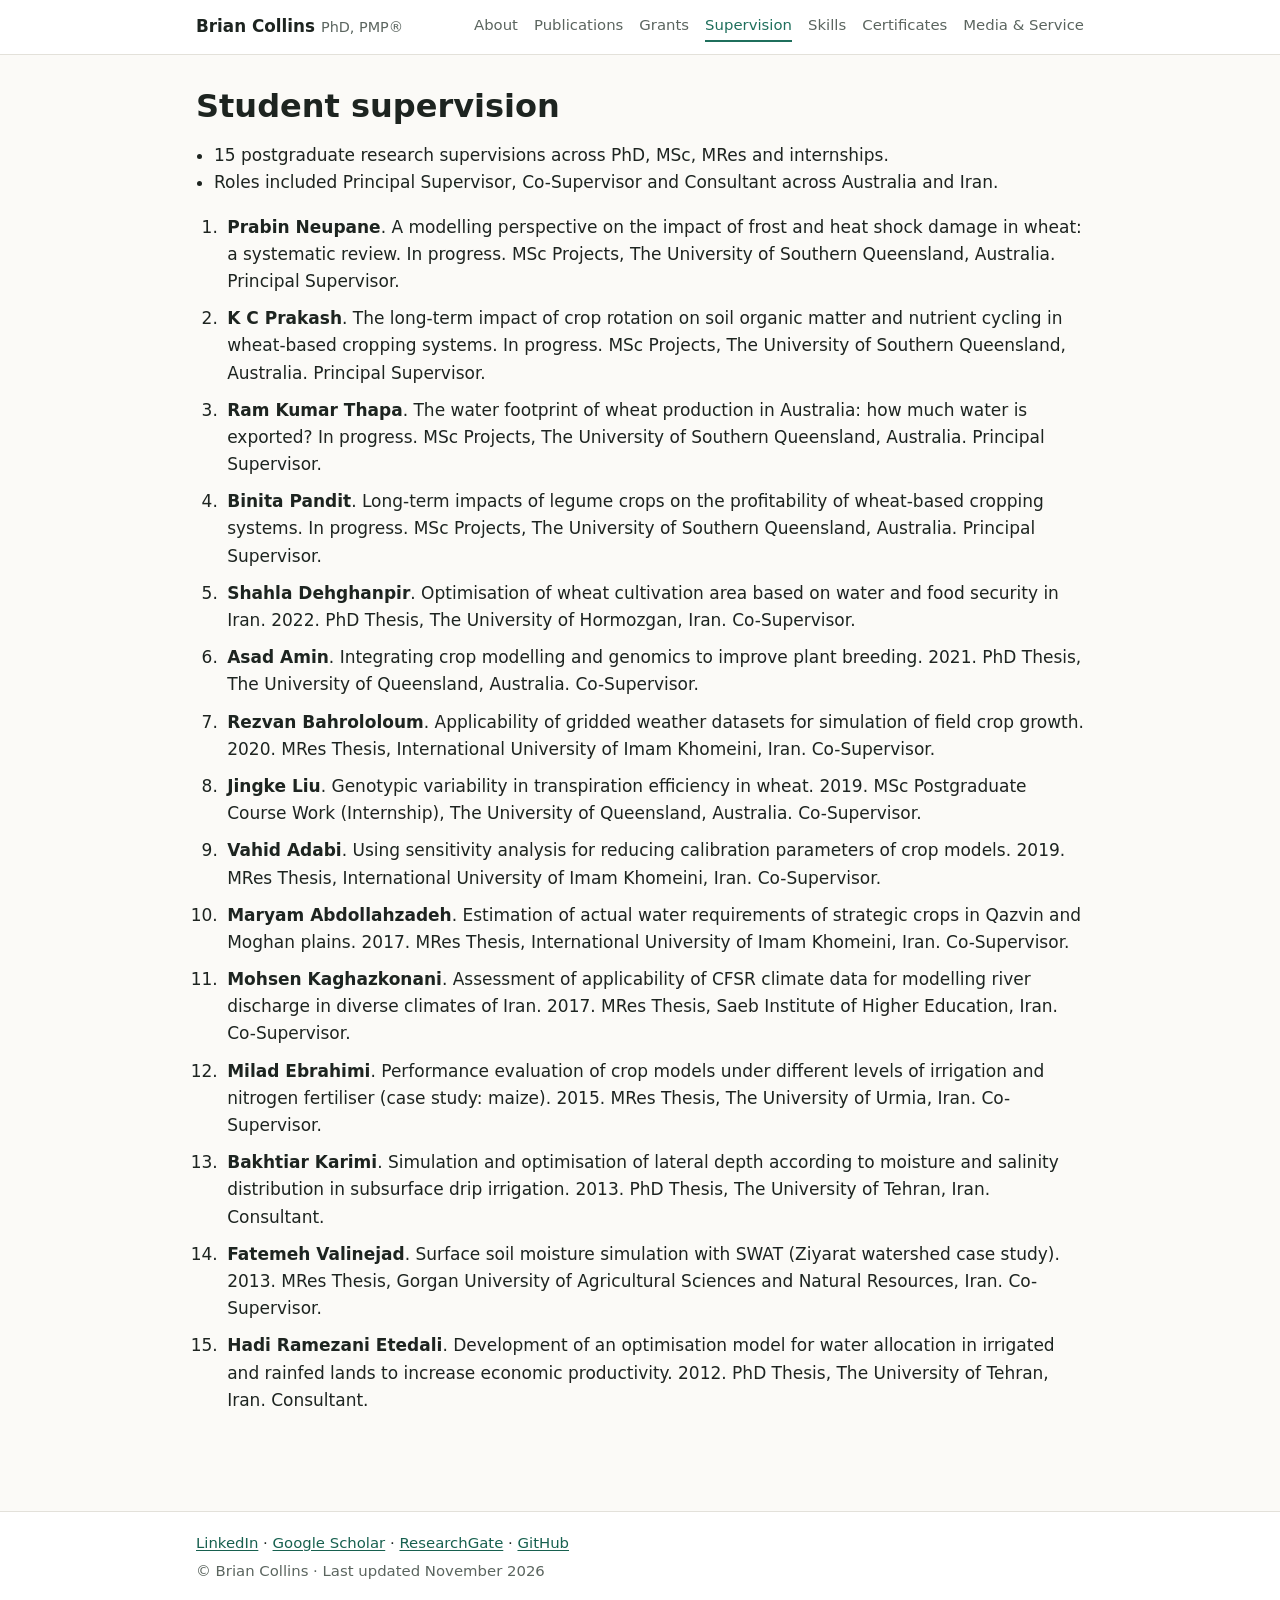
<file: student-supervision/index.html>
<!doctype html>
<html lang="en-AU">
<head>
<meta charset="utf-8">
<meta name="viewport" content="width=device-width, initial-scale=1">
<title>Student supervision | Brian Collins</title>
<meta name="description" content="Postgraduate research supervision by Brian Collins.">
<link rel="canonical" href="https://drbriancollins.github.io/student-supervision/">
<link rel="icon" href="data:image/svg+xml,%3Csvg xmlns='http://www.w3.org/2000/svg' viewBox='0 0 64 64'%3E%3Crect width='64' height='64' rx='14' fill='%231f6f5c'/%3E%3Ctext x='32' y='42' font-family='Arial,sans-serif' font-size='28' font-weight='700' text-anchor='middle' fill='white'%3EBC%3C/text%3E%3C/svg%3E">
<link rel="stylesheet" href="../assets/style.css">
</head>
<body>
<a class="skip" href="#main">Skip to content</a>
<header class="site-header">
  <div class="wrap">
    <a class="brand" href="../">Brian Collins<span>PhD, PMP®</span></a>
    <nav aria-label="Main"><a href="../">About</a><a href="../publications/">Publications</a><a href="../grants/">Grants</a><a href="../student-supervision/" aria-current="page">Supervision</a><a href="../technical-skills/">Skills</a><a href="../certificates/">Certificates</a><a href="../other/">Media &amp; Service</a></nav>
  </div>
</header>
<main id="main" class="wrap">
<h1>Student supervision</h1><ul class="summary"><li>15 postgraduate research supervisions across PhD, MSc, MRes and internships.</li><li>Roles included Principal Supervisor, Co-Supervisor and Consultant across Australia and Iran.</li></ul><ol class="entries"><li><strong>Prabin Neupane</strong>. A modelling perspective on the impact of frost and heat shock damage in wheat: a systematic review. In progress. MSc Projects, The University of Southern Queensland, Australia. Principal Supervisor.</li><li><strong>K C Prakash</strong>. The long-term impact of crop rotation on soil organic matter and nutrient cycling in wheat-based cropping systems. In progress. MSc Projects, The University of Southern Queensland, Australia. Principal Supervisor.</li><li><strong>Ram Kumar Thapa</strong>. The water footprint of wheat production in Australia: how much water is exported? In progress. MSc Projects, The University of Southern Queensland, Australia. Principal Supervisor.</li><li><strong>Binita Pandit</strong>. Long-term impacts of legume crops on the profitability of wheat-based cropping systems. In progress. MSc Projects, The University of Southern Queensland, Australia. Principal Supervisor.</li><li><strong>Shahla Dehghanpir</strong>. Optimisation of wheat cultivation area based on water and food security in Iran. 2022. PhD Thesis, The University of Hormozgan, Iran. Co-Supervisor.</li><li><strong>Asad Amin</strong>. Integrating crop modelling and genomics to improve plant breeding. 2021. PhD Thesis, The University of Queensland, Australia. Co-Supervisor.</li><li><strong>Rezvan Bahrololoum</strong>. Applicability of gridded weather datasets for simulation of field crop growth. 2020. MRes Thesis, International University of Imam Khomeini, Iran. Co-Supervisor.</li><li><strong>Jingke Liu</strong>. Genotypic variability in transpiration efficiency in wheat. 2019. MSc Postgraduate Course Work (Internship), The University of Queensland, Australia. Co-Supervisor.</li><li><strong>Vahid Adabi</strong>. Using sensitivity analysis for reducing calibration parameters of crop models. 2019. MRes Thesis, International University of Imam Khomeini, Iran. Co-Supervisor.</li><li><strong>Maryam Abdollahzadeh</strong>. Estimation of actual water requirements of strategic crops in Qazvin and Moghan plains. 2017. MRes Thesis, International University of Imam Khomeini, Iran. Co-Supervisor.</li><li><strong>Mohsen Kaghazkonani</strong>. Assessment of applicability of CFSR climate data for modelling river discharge in diverse climates of Iran. 2017. MRes Thesis, Saeb Institute of Higher Education, Iran. Co-Supervisor.</li><li><strong>Milad Ebrahimi</strong>. Performance evaluation of crop models under different levels of irrigation and nitrogen fertiliser (case study: maize). 2015. MRes Thesis, The University of Urmia, Iran. Co-Supervisor.</li><li><strong>Bakhtiar Karimi</strong>. Simulation and optimisation of lateral depth according to moisture and salinity distribution in subsurface drip irrigation. 2013. PhD Thesis, The University of Tehran, Iran. Consultant.</li><li><strong>Fatemeh Valinejad</strong>. Surface soil moisture simulation with SWAT (Ziyarat watershed case study). 2013. MRes Thesis, Gorgan University of Agricultural Sciences and Natural Resources, Iran. Co-Supervisor.</li><li><strong>Hadi Ramezani Etedali</strong>. Development of an optimisation model for water allocation in irrigated and rainfed lands to increase economic productivity. 2012. PhD Thesis, The University of Tehran, Iran. Consultant.</li></ol>
</main>
<footer class="site-footer">
  <div class="wrap">
    <p><a href="https://www.linkedin.com/in/drbriancollins" target="_blank" rel="noopener noreferrer">LinkedIn</a> · <a href="https://scholar.google.com/citations?user=UDJ355oAAAAJ" target="_blank" rel="noopener noreferrer">Google Scholar</a> · <a href="https://www.researchgate.net/profile/Brian-Collins-6" target="_blank" rel="noopener noreferrer">ResearchGate</a> · <a href="https://github.com/drbriancollins/MySampleWork" target="_blank" rel="noopener noreferrer">GitHub</a></p>
    <p class="muted">© Brian Collins · Last updated November 2026</p>
  </div>
</footer>
</body>
</html>
</file>
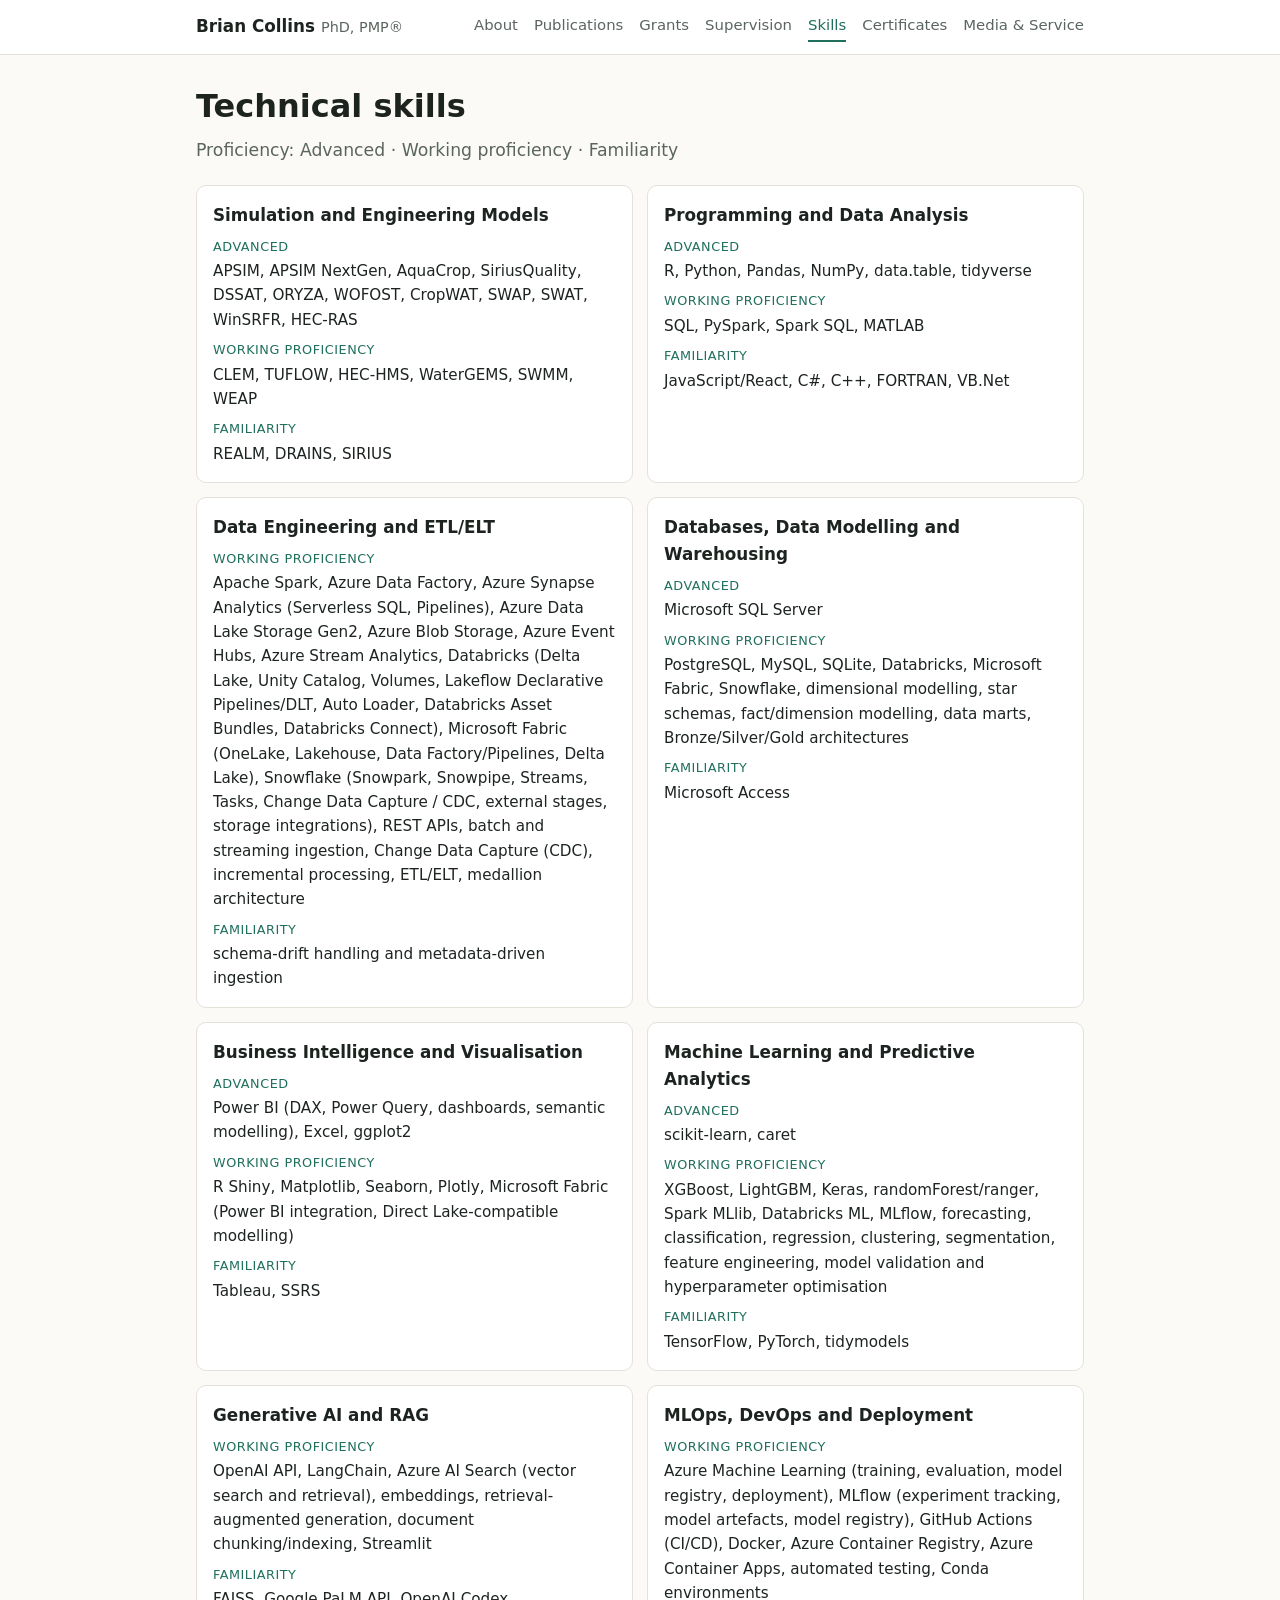
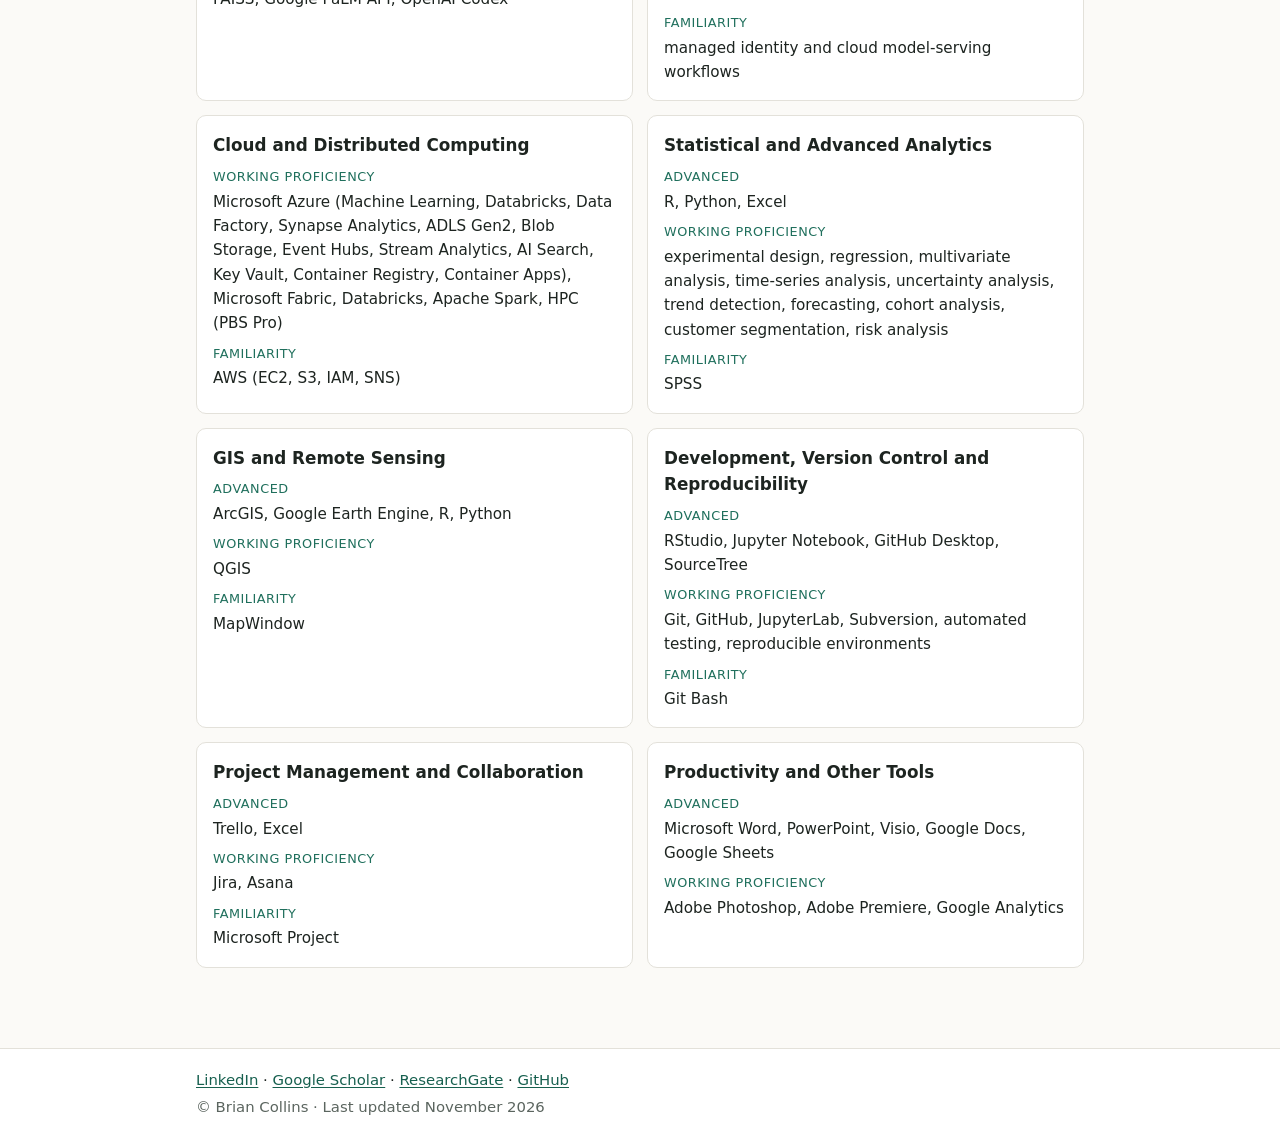
<file: technical-skills/index.html>
<!doctype html>
<html lang="en-AU">
<head>
<meta charset="utf-8">
<meta name="viewport" content="width=device-width, initial-scale=1">
<title>Technical skills | Brian Collins</title>
<meta name="description" content="Technical skills of Brian Collins.">
<link rel="canonical" href="https://drbriancollins.github.io/technical-skills/">
<link rel="icon" href="data:image/svg+xml,%3Csvg xmlns='http://www.w3.org/2000/svg' viewBox='0 0 64 64'%3E%3Crect width='64' height='64' rx='14' fill='%231f6f5c'/%3E%3Ctext x='32' y='42' font-family='Arial,sans-serif' font-size='28' font-weight='700' text-anchor='middle' fill='white'%3EBC%3C/text%3E%3C/svg%3E">
<link rel="stylesheet" href="../assets/style.css">
</head>
<body>
<a class="skip" href="#main">Skip to content</a>
<header class="site-header">
  <div class="wrap">
    <a class="brand" href="../">Brian Collins<span>PhD, PMP®</span></a>
    <nav aria-label="Main"><a href="../">About</a><a href="../publications/">Publications</a><a href="../grants/">Grants</a><a href="../student-supervision/">Supervision</a><a href="../technical-skills/" aria-current="page">Skills</a><a href="../certificates/">Certificates</a><a href="../other/">Media &amp; Service</a></nav>
  </div>
</header>
<main id="main" class="wrap">
<h1>Technical skills</h1><p class="lead">Proficiency: Advanced · Working proficiency · Familiarity</p><div class="cards wide"><div class="card"><h3>Simulation and Engineering Models</h3><dl><dt>Advanced</dt><dd>APSIM, APSIM NextGen, AquaCrop, SiriusQuality, DSSAT, ORYZA, WOFOST, CropWAT, SWAP, SWAT, WinSRFR, HEC-RAS</dd><dt>Working proficiency</dt><dd>CLEM, TUFLOW, HEC-HMS, WaterGEMS, SWMM, WEAP</dd><dt>Familiarity</dt><dd>REALM, DRAINS, SIRIUS</dd></dl></div><div class="card"><h3>Programming and Data Analysis</h3><dl><dt>Advanced</dt><dd>R, Python, Pandas, NumPy, data.table, tidyverse</dd><dt>Working proficiency</dt><dd>SQL, PySpark, Spark SQL, MATLAB</dd><dt>Familiarity</dt><dd>JavaScript/React, C#, C++, FORTRAN, VB.Net</dd></dl></div><div class="card"><h3>Data Engineering and ETL/ELT</h3><dl><dt>Working proficiency</dt><dd>Apache Spark, Azure Data Factory, Azure Synapse Analytics (Serverless SQL, Pipelines), Azure Data Lake Storage Gen2, Azure Blob Storage, Azure Event Hubs, Azure Stream Analytics, Databricks (Delta Lake, Unity Catalog, Volumes, Lakeflow Declarative Pipelines/DLT, Auto Loader, Databricks Asset Bundles, Databricks Connect), Microsoft Fabric (OneLake, Lakehouse, Data Factory/Pipelines, Delta Lake), Snowflake (Snowpark, Snowpipe, Streams, Tasks, Change Data Capture / CDC, external stages, storage integrations), REST APIs, batch and streaming ingestion, Change Data Capture (CDC), incremental processing, ETL/ELT, medallion architecture</dd><dt>Familiarity</dt><dd>schema-drift handling and metadata-driven ingestion</dd></dl></div><div class="card"><h3>Databases, Data Modelling and Warehousing</h3><dl><dt>Advanced</dt><dd>Microsoft SQL Server</dd><dt>Working proficiency</dt><dd>PostgreSQL, MySQL, SQLite, Databricks, Microsoft Fabric, Snowflake, dimensional modelling, star schemas, fact/dimension modelling, data marts, Bronze/Silver/Gold architectures</dd><dt>Familiarity</dt><dd>Microsoft Access</dd></dl></div><div class="card"><h3>Business Intelligence and Visualisation</h3><dl><dt>Advanced</dt><dd>Power BI (DAX, Power Query, dashboards, semantic modelling), Excel, ggplot2</dd><dt>Working proficiency</dt><dd>R Shiny, Matplotlib, Seaborn, Plotly, Microsoft Fabric (Power BI integration, Direct Lake-compatible modelling)</dd><dt>Familiarity</dt><dd>Tableau, SSRS</dd></dl></div><div class="card"><h3>Machine Learning and Predictive Analytics</h3><dl><dt>Advanced</dt><dd>scikit-learn, caret</dd><dt>Working proficiency</dt><dd>XGBoost, LightGBM, Keras, randomForest/ranger, Spark MLlib, Databricks ML, MLflow, forecasting, classification, regression, clustering, segmentation, feature engineering, model validation and hyperparameter optimisation</dd><dt>Familiarity</dt><dd>TensorFlow, PyTorch, tidymodels</dd></dl></div><div class="card"><h3>Generative AI and RAG</h3><dl><dt>Working proficiency</dt><dd>OpenAI API, LangChain, Azure AI Search (vector search and retrieval), embeddings, retrieval-augmented generation, document chunking/indexing, Streamlit</dd><dt>Familiarity</dt><dd>FAISS, Google PaLM API, OpenAI Codex</dd></dl></div><div class="card"><h3>MLOps, DevOps and Deployment</h3><dl><dt>Working proficiency</dt><dd>Azure Machine Learning (training, evaluation, model registry, deployment), MLflow (experiment tracking, model artefacts, model registry), GitHub Actions (CI/CD), Docker, Azure Container Registry, Azure Container Apps, automated testing, Conda environments</dd><dt>Familiarity</dt><dd>managed identity and cloud model-serving workflows</dd></dl></div><div class="card"><h3>Cloud and Distributed Computing</h3><dl><dt>Working proficiency</dt><dd>Microsoft Azure (Machine Learning, Databricks, Data Factory, Synapse Analytics, ADLS Gen2, Blob Storage, Event Hubs, Stream Analytics, AI Search, Key Vault, Container Registry, Container Apps), Microsoft Fabric, Databricks, Apache Spark, HPC (PBS Pro)</dd><dt>Familiarity</dt><dd>AWS (EC2, S3, IAM, SNS)</dd></dl></div><div class="card"><h3>Statistical and Advanced Analytics</h3><dl><dt>Advanced</dt><dd>R, Python, Excel</dd><dt>Working proficiency</dt><dd>experimental design, regression, multivariate analysis, time-series analysis, uncertainty analysis, trend detection, forecasting, cohort analysis, customer segmentation, risk analysis</dd><dt>Familiarity</dt><dd>SPSS</dd></dl></div><div class="card"><h3>GIS and Remote Sensing</h3><dl><dt>Advanced</dt><dd>ArcGIS, Google Earth Engine, R, Python</dd><dt>Working proficiency</dt><dd>QGIS</dd><dt>Familiarity</dt><dd>MapWindow</dd></dl></div><div class="card"><h3>Development, Version Control and Reproducibility</h3><dl><dt>Advanced</dt><dd>RStudio, Jupyter Notebook, GitHub Desktop, SourceTree</dd><dt>Working proficiency</dt><dd>Git, GitHub, JupyterLab, Subversion, automated testing, reproducible environments</dd><dt>Familiarity</dt><dd>Git Bash</dd></dl></div><div class="card"><h3>Project Management and Collaboration</h3><dl><dt>Advanced</dt><dd>Trello, Excel</dd><dt>Working proficiency</dt><dd>Jira, Asana</dd><dt>Familiarity</dt><dd>Microsoft Project</dd></dl></div><div class="card"><h3>Productivity and Other Tools</h3><dl><dt>Advanced</dt><dd>Microsoft Word, PowerPoint, Visio, Google Docs, Google Sheets</dd><dt>Working proficiency</dt><dd>Adobe Photoshop, Adobe Premiere, Google Analytics</dd></dl></div></div>
</main>
<footer class="site-footer">
  <div class="wrap">
    <p><a href="https://www.linkedin.com/in/drbriancollins" target="_blank" rel="noopener noreferrer">LinkedIn</a> · <a href="https://scholar.google.com/citations?user=UDJ355oAAAAJ" target="_blank" rel="noopener noreferrer">Google Scholar</a> · <a href="https://www.researchgate.net/profile/Brian-Collins-6" target="_blank" rel="noopener noreferrer">ResearchGate</a> · <a href="https://github.com/drbriancollins/MySampleWork" target="_blank" rel="noopener noreferrer">GitHub</a></p>
    <p class="muted">© Brian Collins · Last updated November 2026</p>
  </div>
</footer>
</body>
</html>
</file>
<file: assets/style.css>
:root {
  --bg: #fbfaf7;
  --surface: #ffffff;
  --text: #1d2420;
  --muted: #5b655f;
  --line: #e3e1da;
  --accent: #1f6f5c;
  --accent-soft: #e6f1ed;
  --link: #17604f;
  color-scheme: light;
}
@media (prefers-color-scheme: dark) {
  :root {
    --bg: #121614;
    --surface: #1a201d;
    --text: #e6ebe8;
    --muted: #a1aba5;
    --line: #2c3430;
    --accent: #5cc0a4;
    --accent-soft: #1d2e28;
    --link: #79d2b8;
    color-scheme: dark;
  }
}
* { box-sizing: border-box; }
html { -webkit-text-size-adjust: 100%; }
body {
  margin: 0;
  background: var(--bg);
  color: var(--text);
  font: 17px/1.6 system-ui, -apple-system, "Segoe UI", Roboto, "Helvetica Neue", Arial, sans-serif;
}
a { color: var(--link); text-underline-offset: 2px; }
a:hover { text-decoration-thickness: 2px; }
.wrap { max-width: 920px; margin: 0 auto; padding: 0 16px; }
.skip { position: absolute; left: -999px; }
.skip:focus { left: 16px; top: 8px; background: var(--surface); padding: 6px 10px; z-index: 10; }

.site-header { background: var(--surface); border-bottom: 1px solid var(--line); position: sticky; top: 0; z-index: 5; }
.site-header .wrap { display: flex; flex-wrap: wrap; align-items: center; justify-content: space-between; gap: 8px 24px; padding-top: 12px; padding-bottom: 12px; }
.brand { font-weight: 700; color: var(--text); text-decoration: none; font-size: 1.05rem; }
.brand span { font-weight: 500; color: var(--muted); margin-left: 6px; font-size: .9rem; }
nav[aria-label="Main"] { display: flex; flex-wrap: wrap; gap: 4px 16px; font-size: .93rem; }
nav[aria-label="Main"] a { color: var(--muted); text-decoration: none; padding: 2px 0; border-bottom: 2px solid transparent; }
nav[aria-label="Main"] a:hover { color: var(--text); }
nav[aria-label="Main"] a[aria-current="page"] { color: var(--accent); border-bottom-color: var(--accent); }

main.wrap { padding-top: 32px; padding-bottom: 80px; }
.timeline > li:last-child { border-bottom: 0; }
h1 { font-size: 2rem; line-height: 1.2; margin: 0 0 12px; }
h2 { font-size: 1.35rem; margin: 40px 0 12px; padding-bottom: 6px; border-bottom: 1px solid var(--line); }
h3 { font-size: 1.05rem; margin: 0 0 8px; }
h4 { font-size: .95rem; margin: 16px 0 4px; color: var(--muted); }
.lead { font-size: 1.08rem; color: var(--muted); margin-top: 0; }
.muted { color: var(--muted); }
.note { background: var(--accent-soft); border-left: 3px solid var(--accent); padding: 10px 14px; border-radius: 4px; font-size: .95rem; }
.count { color: var(--muted); font-weight: 400; }

.hero { padding: 16px 0 8px; }
.hero h1 { font-size: 2.4rem; }
.hero .post { font-weight: 500; color: var(--muted); font-size: 1.4rem; }
.headline { font-size: 1.1rem; margin: 0 0 4px; }
.buttons { display: flex; flex-wrap: wrap; gap: 8px; margin-top: 16px; }
.button { border: 1px solid var(--line); background: var(--surface); padding: 6px 14px; border-radius: 999px; text-decoration: none; font-size: .93rem; }
.button:hover { border-color: var(--accent); }

.stats { display: grid; grid-template-columns: repeat(3, 1fr); gap: 14px; margin: 28px 0 8px; }
.stat { background: var(--surface); border: 1px solid var(--line); border-top: 3px solid var(--accent); border-radius: 10px; padding: 16px 18px; display: flex; flex-direction: column; gap: 2px; }
.stat strong { font-size: 2rem; font-weight: 750; color: var(--accent); line-height: 1.1; letter-spacing: -.01em; font-variant-numeric: tabular-nums; }
.stat .label { font-weight: 600; font-size: 1rem; margin-top: 6px; }
.stat .sub { font-size: .85rem; color: var(--muted); line-height: 1.4; }
@media (max-width: 760px) { .stats { grid-template-columns: repeat(2, 1fr); gap: 10px; } .stat strong { font-size: 1.6rem; } }

.cards { display: grid; grid-template-columns: repeat(auto-fit, minmax(240px, 1fr)); gap: 14px; }
.cards.wide { grid-template-columns: repeat(auto-fit, minmax(300px, 1fr)); margin-top: 20px; }
.card { background: var(--surface); border: 1px solid var(--line); border-radius: 10px; padding: 16px; }
.card ul { margin: 0; padding-left: 18px; }
.card.exp { display: flex; flex-direction: column; gap: 10px; padding: 18px; }
.exp-head { display: flex; align-items: center; gap: 10px; }
.exp-head h3 { margin: 0; font-size: 1.1rem; }
.icon { width: 36px; height: 36px; padding: 7px; border-radius: 9px; background: var(--accent-soft); color: var(--accent); flex: none; }
.exp-sum { margin: 0; color: var(--muted); font-size: .93rem; line-height: 1.45; }
.chips { list-style: none; padding: 0; margin: 2px 0 0; display: flex; flex-wrap: wrap; gap: 6px; }
.card .chips { padding-left: 0; }
.chips li { font-size: .84rem; line-height: 1.3; padding: 5px 10px; border-radius: 999px; background: var(--bg); border: 1px solid var(--line); }
.more { margin-top: auto; padding-top: 6px; font-size: .9rem; font-weight: 600; text-decoration: none; }
.more:hover { text-decoration: underline; }
.card dl { margin: 0; }
.card dt { font-size: .8rem; text-transform: uppercase; letter-spacing: .04em; color: var(--accent); margin-top: 8px; }
.card dd { margin: 2px 0 0; font-size: .95rem; }

.timeline { list-style: none; padding: 0; margin: 0; }
.timeline > li { display: grid; grid-template-columns: 170px 1fr; gap: 4px 20px; padding: 12px 0; border-bottom: 1px solid var(--line); }
.timeline .dates { color: var(--muted); font-size: .93rem; }
.timeline .org { display: block; color: var(--muted); }
.timeline .details { margin: 6px 0 0; padding-left: 18px; font-size: .95rem; }

.entries { padding-left: 1.6em; }
.entries > li { margin-bottom: 10px; padding-left: 4px; }
.entries a { white-space: nowrap; }
.summary { padding-left: 18px; }
.toc { display: flex; flex-wrap: wrap; gap: 6px 18px; margin: 16px 0; font-size: .95rem; }

details { background: var(--surface); border: 1px solid var(--line); border-radius: 10px; padding: 12px 16px; margin: 10px 0; }
summary { cursor: pointer; font-weight: 600; }
.courses { margin: 0; padding-left: 18px; columns: 2 280px; column-gap: 28px; }
.courses li { break-inside: avoid; }

.site-footer { border-top: 1px solid var(--line); background: var(--surface); font-size: .93rem; }
.site-footer .wrap { padding-top: 16px; padding-bottom: 16px; }
.site-footer p { margin: 4px 0; }

@media (max-width: 600px) {
  body { font-size: 16px; }
  .site-header { position: static; }
  h1, .hero h1 { font-size: 1.7rem; }
  .hero .post { font-size: 1.1rem; }
  .timeline > li { grid-template-columns: 1fr; }
  .entries a { white-space: normal; }
}
@media print {
  .site-header, .site-footer, .buttons, .toc { display: none; }
  body { background: #fff; color: #000; }
  details { border: 0; padding: 0; }
}
</file>
